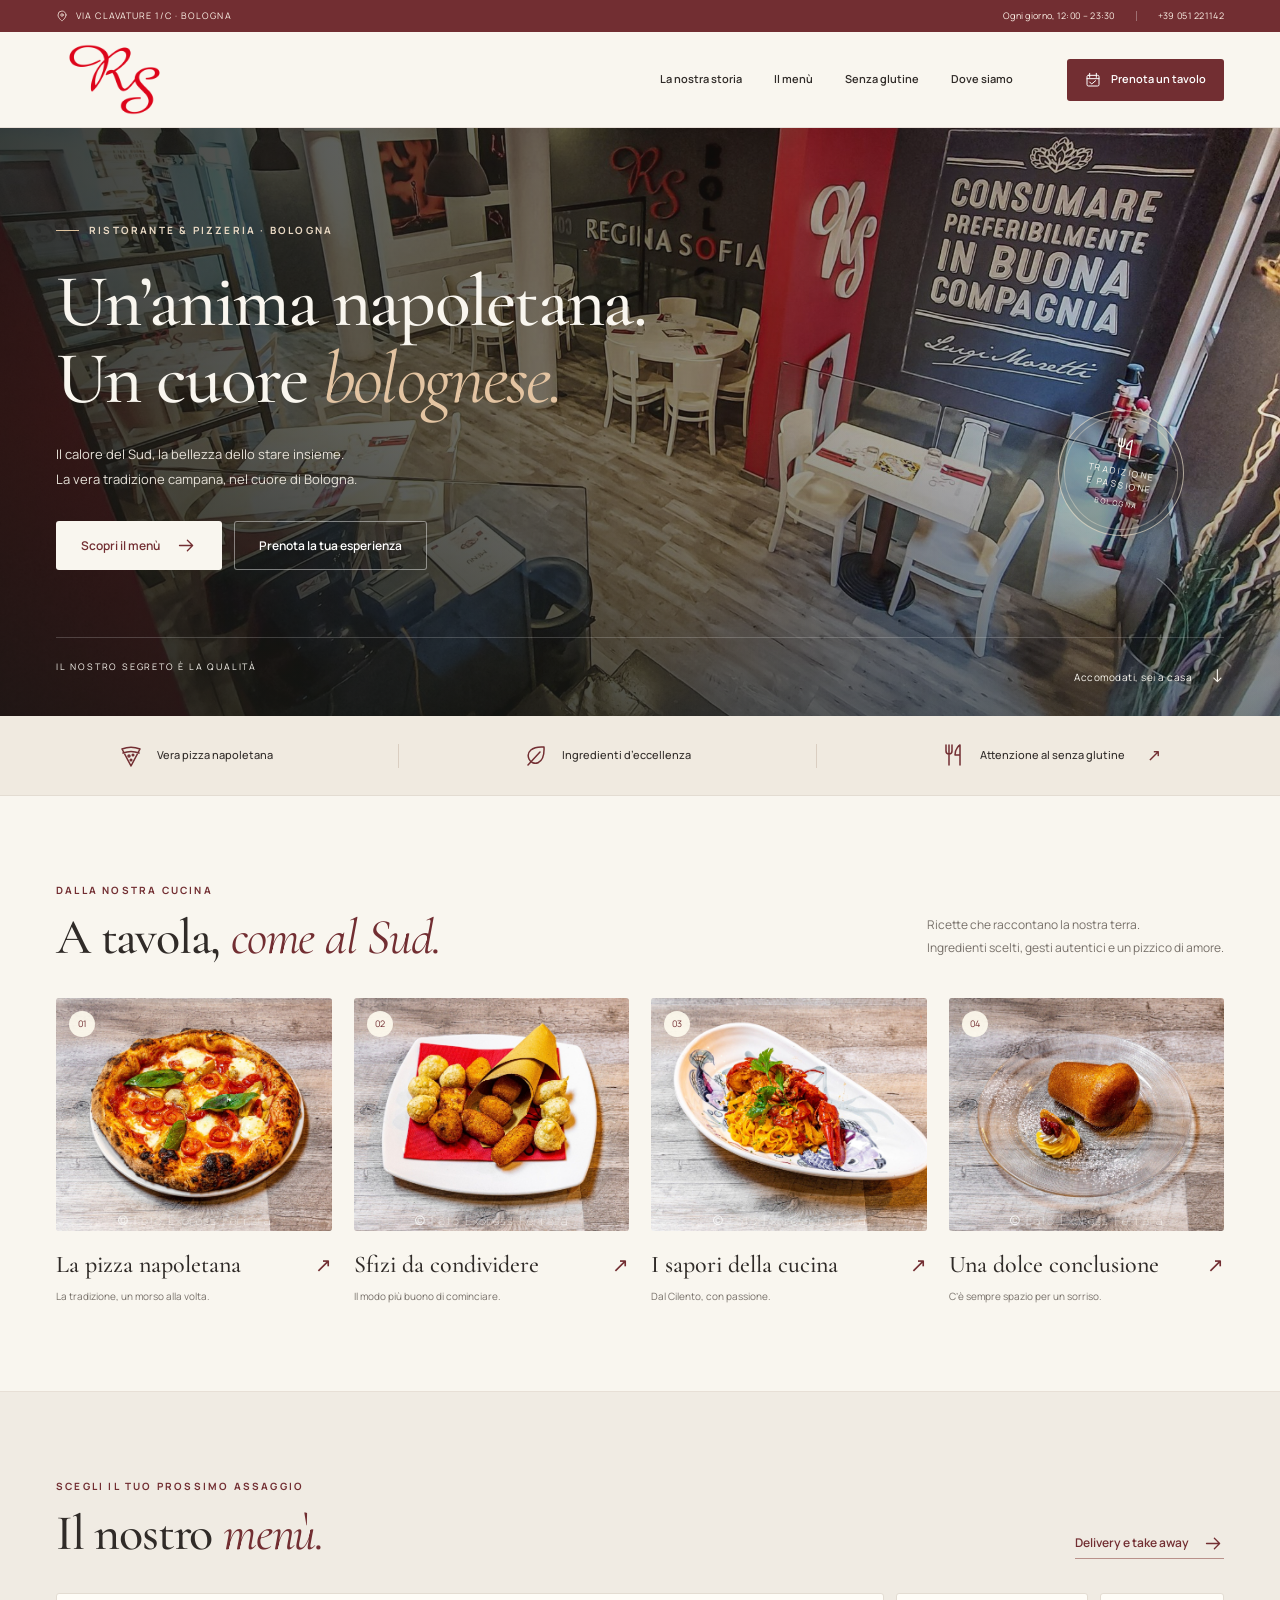
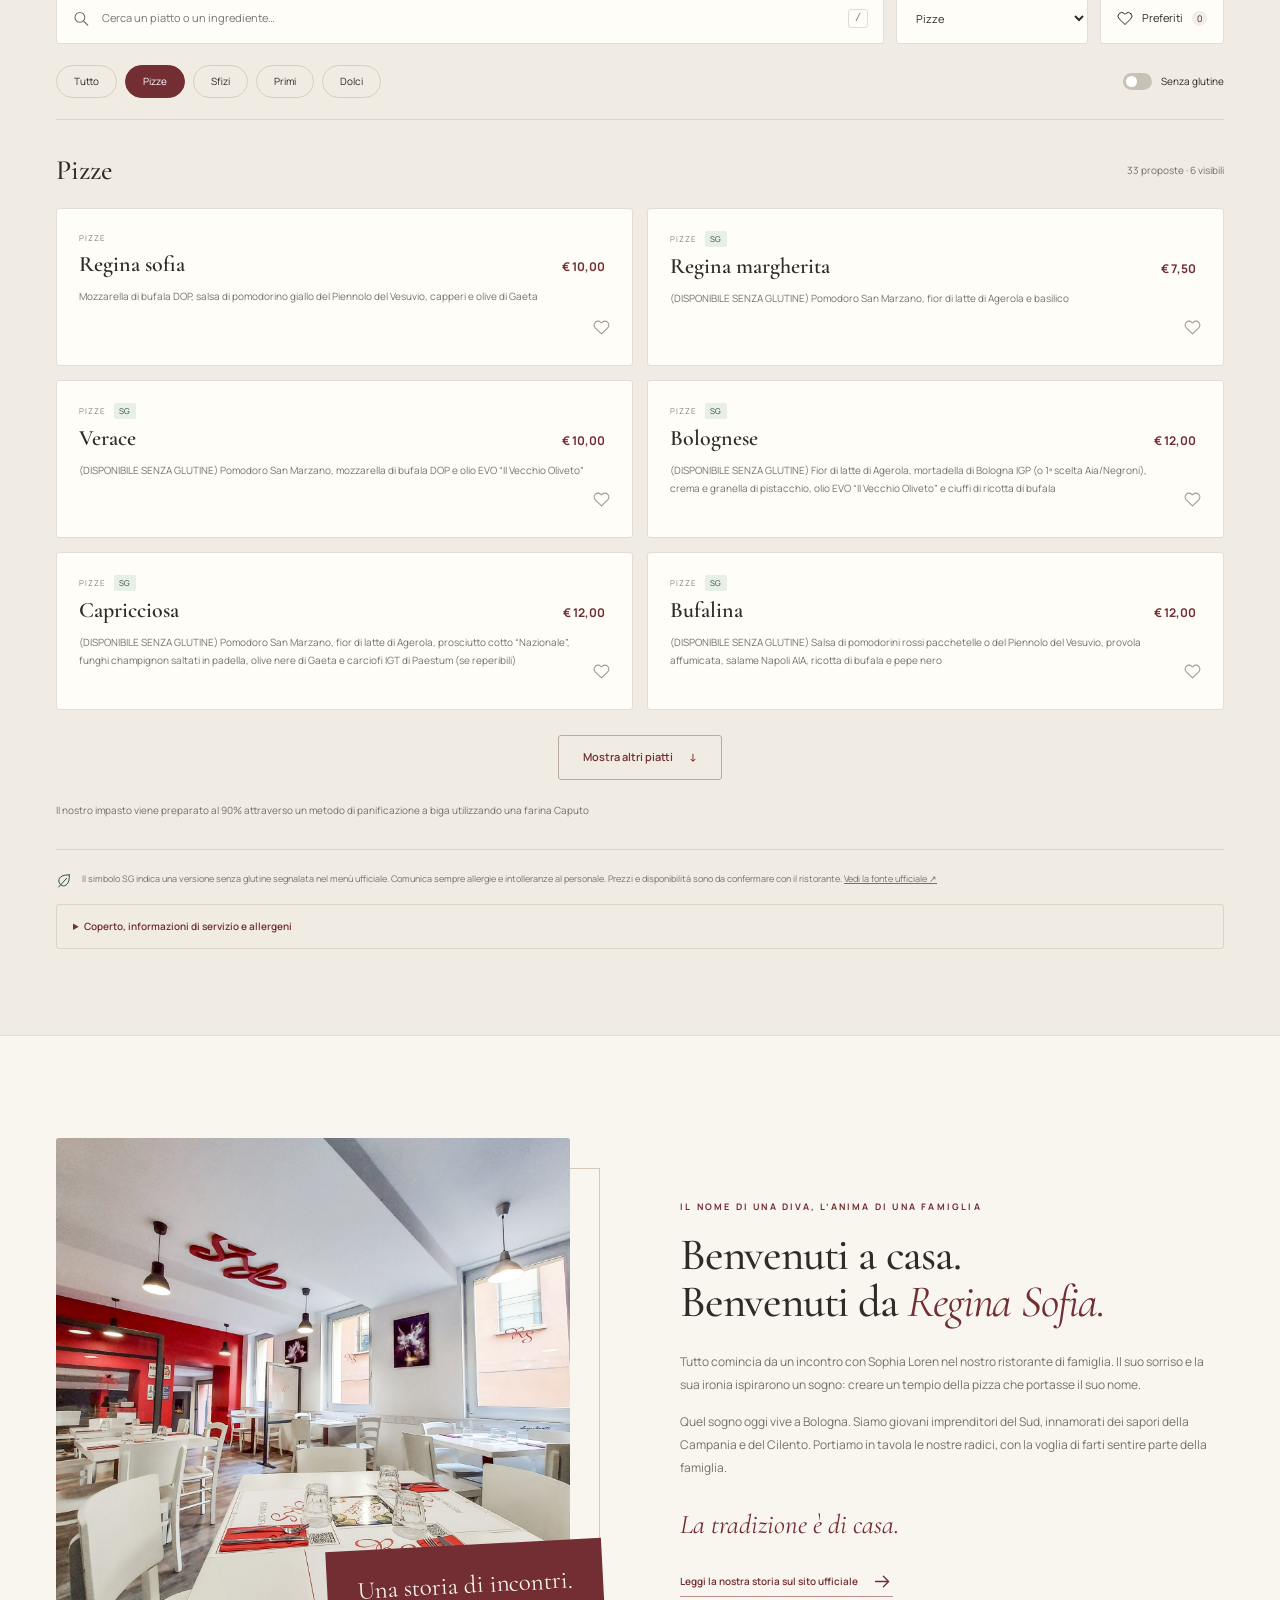
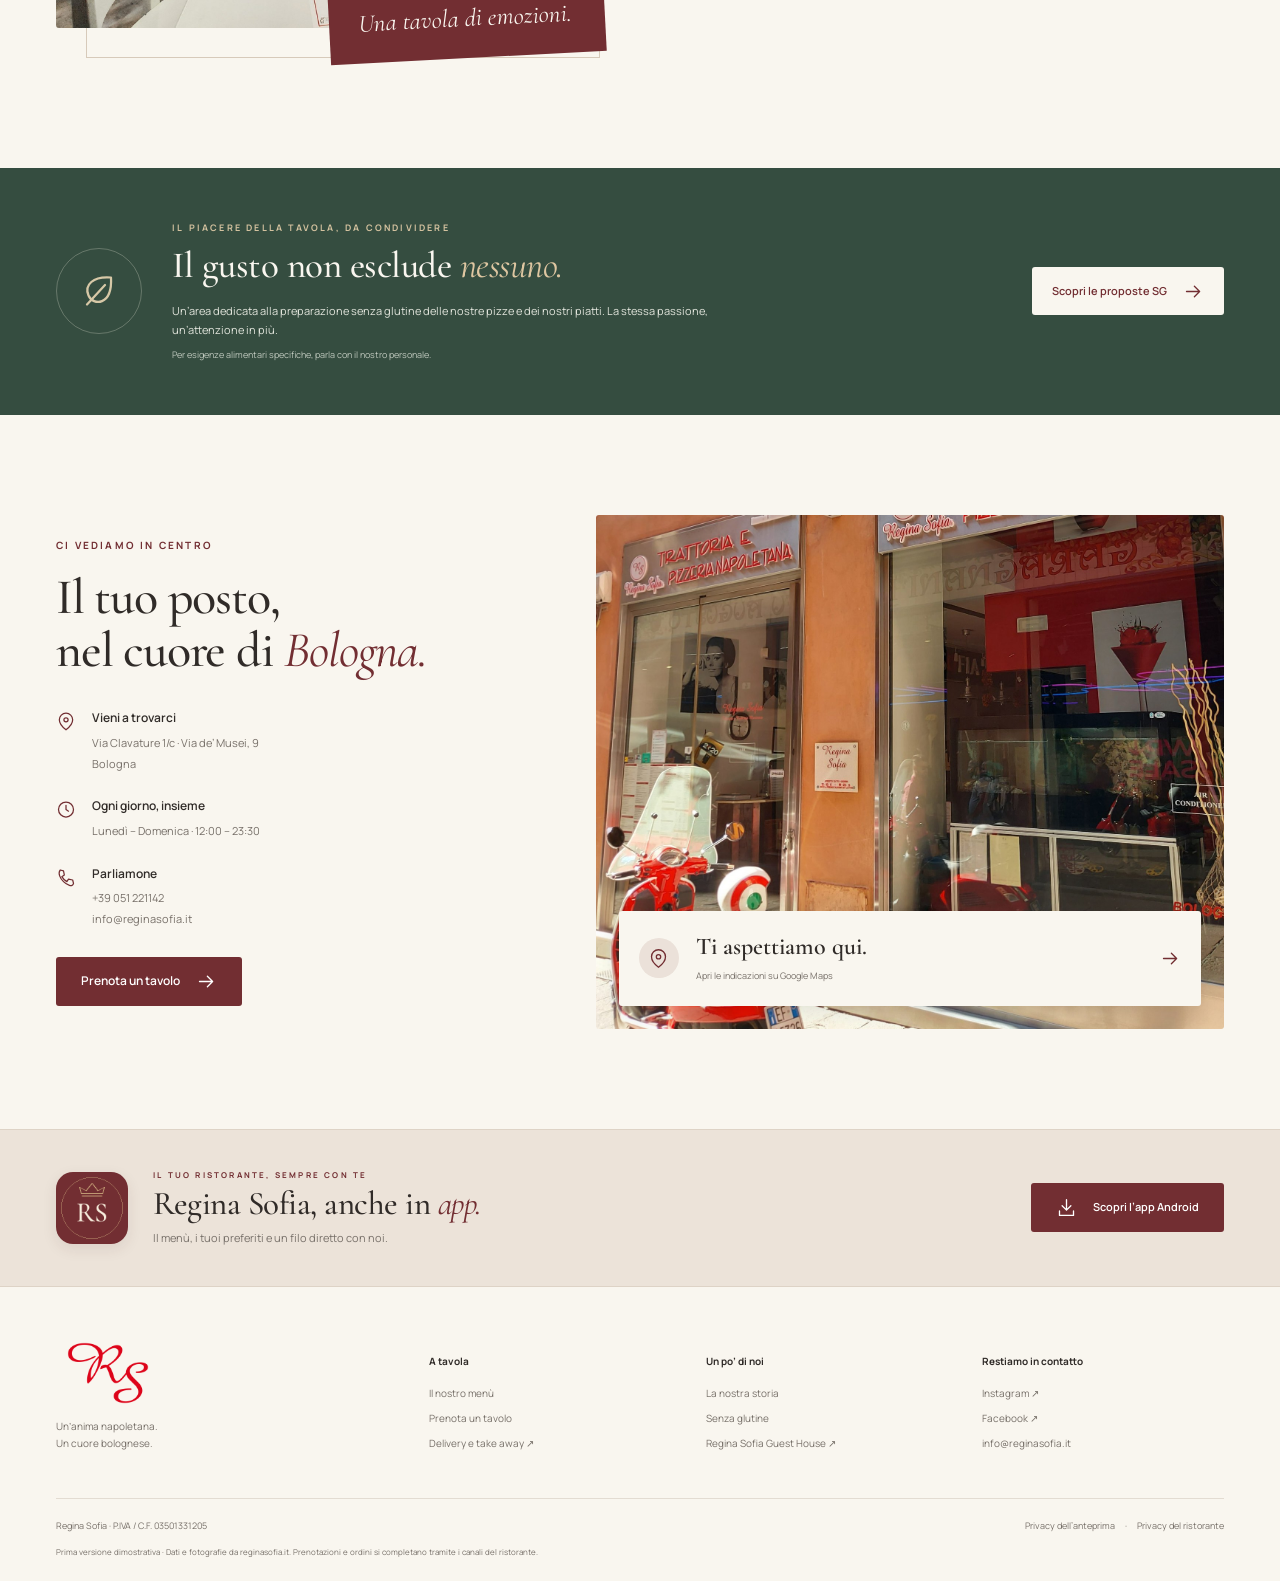
<file: index.html>
<!doctype html>
<html lang="it">
<head>
<meta charset="utf-8"><meta name="viewport" content="width=device-width, initial-scale=1, viewport-fit=cover">
<meta name="theme-color" content="#722e32"><meta name="description" content="Regina Sofia, ristorante e pizzeria nel cuore di Bologna. Scopri la cucina campana, la pizza napoletana, le proposte senza glutine e il menù.">
<title>Regina Sofia — Un’anima napoletana, un cuore bolognese</title>
<link rel="icon" type="image/svg+xml" href="assets/icon.svg"><link rel="apple-touch-icon" href="assets/icon-192.png"><link rel="manifest" href="manifest.webmanifest"><link rel="stylesheet" href="assets/fonts.css"><link rel="stylesheet" href="style.css">
<script src="data/menu.js" defer></script><script src="app.js" defer></script>
</head>
<body>
<svg class="svg-library" xmlns="http://www.w3.org/2000/svg" aria-hidden="true"><defs>
<symbol id="i-arrow" viewBox="0 0 24 24"><path d="M4 12h15m-6-6 6 6-6 6"/></symbol>
<symbol id="i-pin" viewBox="0 0 24 24"><path d="M20 10c0 6-8 12-8 12S4 16 4 10a8 8 0 1 1 16 0Z"/><circle cx="12" cy="10" r="2.5"/></symbol>
<symbol id="i-phone" viewBox="0 0 24 24"><path d="m5 3 4 1 1 5-3 2a16 16 0 0 0 6 6l2-3 5 1 1 4c-1 5-8 2-12-2S2 7 5 3Z"/></symbol>
<symbol id="i-clock" viewBox="0 0 24 24"><circle cx="12" cy="12" r="9"/><path d="M12 7v5l3 2"/></symbol>
<symbol id="i-leaf" viewBox="0 0 24 24"><path d="M20 3C8 2 2 8 5 15s16 7 15-12ZM4 21 16 8"/></symbol>
<symbol id="i-pizza" viewBox="0 0 24 24"><path d="M3 5a26 26 0 0 1 18 0l-9 17L3 5Zm1 4a22 22 0 0 1 16 0"/><circle cx="10" cy="12" r="1"/><circle cx="14" cy="11" r=".8"/><circle cx="12" cy="16" r=".8"/></symbol>
<symbol id="i-fork" viewBox="0 0 24 24"><path d="M4 2v6a3 3 0 0 0 6 0V2M7 2v20M18 22V2s-5 3-5 10h5"/></symbol>
<symbol id="i-heart" viewBox="0 0 24 24"><path d="M20.8 4.6a5.5 5.5 0 0 0-7.8 0l-1 1-1-1a5.5 5.5 0 0 0-7.8 7.8L12 21l8.8-8.6a5.5 5.5 0 0 0 0-7.8Z"/></symbol>
<symbol id="i-search" viewBox="0 0 24 24"><circle cx="10.5" cy="10.5" r="6.5"/><path d="m16 16 5 5"/></symbol>
<symbol id="i-close" viewBox="0 0 24 24"><path d="m6 6 12 12M18 6 6 18"/></symbol>
<symbol id="i-home" viewBox="0 0 24 24"><path d="m3 10 9-7 9 7v11h-7v-7h-4v7H3Z"/></symbol>
<symbol id="i-book" viewBox="0 0 24 24"><path d="M12 5c-3-2-6-2-10-1v15c4-1 7-1 10 1 3-2 6-2 10-1V4c-4-1-7-1-10 1Zm0 0v15"/></symbol>
<symbol id="i-calendar" viewBox="0 0 24 24"><rect x="3" y="5" width="18" height="16" rx="2"/><path d="M3 10h18M7 2v6M17 2v6m-10 7 3 3 6-5"/></symbol>
<symbol id="i-mail" viewBox="0 0 24 24"><rect x="2" y="4" width="20" height="16" rx="2"/><path d="m2 5 10 8L22 5"/></symbol>
<symbol id="i-download" viewBox="0 0 24 24"><path d="M12 3v12m-5-5 5 5 5-5M4 16v5h16v-5"/></symbol>
</defs></svg>
<a class="skip" href="#main">Vai al contenuto</a>
<div class="topbar"><div class="container"><span><svg><use href="#i-pin"/></svg> VIA CLAVATURE 1/C · BOLOGNA</span><span class="topbar-right">Ogni giorno, 12:00 – 23:30 <i></i><a href="tel:+39051221142">+39 051 221142</a></span></div></div>
<header class="site-header"><div class="container header-inner"><a href="#" class="brand" aria-label="Regina Sofia, home"><img src="assets/logo.png" alt="Regina Sofia" width="150" height="90"></a><nav aria-label="Navigazione principale"><a href="#storia">La nostra storia</a><a href="#menu">Il menù</a><a href="#senza-glutine">Senza glutine</a><a href="#contatti">Dove siamo</a></nav><button class="btn btn-primary header-book" data-book><svg><use href="#i-calendar"/></svg>Prenota un tavolo</button><button class="mobile-toggle" aria-label="Apri navigazione" aria-expanded="false"><span></span><span></span></button></div></header>
<main id="main">
<section class="hero" aria-label="Benvenuti al Regina Sofia"><img class="hero-image" src="assets/hero.jpg" alt="La sala del ristorante Regina Sofia a Bologna" fetchpriority="high"><div class="hero-shade"></div><div class="container hero-content"><p class="eyebrow"><span></span> RISTORANTE & PIZZERIA · BOLOGNA</p><h1>Un’anima napoletana.<br>Un cuore <em>bolognese.</em></h1><p class="hero-description">Il calore del Sud, la bellezza dello stare insieme.<br>La vera tradizione campana, nel cuore di Bologna.</p><div class="hero-actions"><a class="btn btn-cream" href="#menu">Scopri il menù <svg><use href="#i-arrow"/></svg></a><button class="btn btn-outline-light" data-book>Prenota la tua esperienza</button></div></div><div class="hero-bottom container"><span>IL NOSTRO SEGRETO È LA QUALITÀ</span><a href="#specialita">Accomodati, sei a casa <span>↓</span></a></div><div class="hero-seal" aria-hidden="true"><svg><use href="#i-fork"/></svg><span>TRADIZIONE<br>E PASSIONE</span><small>BOLOGNA</small></div></section>
<section class="values" aria-label="La nostra cucina"><div class="container values-inner"><div><svg><use href="#i-pizza"/></svg><span>Vera pizza napoletana</span></div><i></i><div><svg><use href="#i-leaf"/></svg><span>Ingredienti d’eccellenza</span></div><i></i><a href="#senza-glutine"><svg><use href="#i-fork"/></svg><span>Attenzione al senza glutine</span><span class="tiny-arrow">↗</span></a></div></section>
<section id="specialita" class="section container specialties"><div class="section-heading"><div><p class="eyebrow">DALLA NOSTRA CUCINA</p><h2>A tavola, <em>come al Sud.</em></h2></div><p>Ricette che raccontano la nostra terra.<br>Ingredienti scelti, gesti autentici e un pizzico di amore.</p></div><div class="specialty-grid">
<button class="specialty-card" data-category-name="Pizze"><div class="card-image"><img src="assets/pizza.jpg" alt="Pizza del Regina Sofia" loading="lazy"><span>01</span></div><div class="card-title"><h3>La pizza napoletana</h3><span>↗</span></div><p>La tradizione, un morso alla volta.</p></button>
<button class="specialty-card" data-category-name="Sfizi"><div class="card-image"><img src="assets/sfizi.jpg" alt="Gli sfizi e gli antipasti della casa" loading="lazy"><span>02</span></div><div class="card-title"><h3>Sfizi da condividere</h3><span>↗</span></div><p>Il modo più buono di cominciare.</p></button>
<button class="specialty-card" data-category-name="Primi"><div class="card-image"><img src="assets/primi.jpg" alt="Un primo piatto del ristorante" loading="lazy"><span>03</span></div><div class="card-title"><h3>I sapori della cucina</h3><span>↗</span></div><p>Dal Cilento, con passione.</p></button>
<button class="specialty-card" data-category-name="Dolci"><div class="card-image"><img src="assets/dolci.jpg" alt="I dolci del Regina Sofia" loading="lazy"><span>04</span></div><div class="card-title"><h3>Una dolce conclusione</h3><span>↗</span></div><p>C’è sempre spazio per un sorriso.</p></button>
</div></section>
<section id="menu" class="menu-section section"><div class="container"><div class="section-heading"><div><p class="eyebrow">SCEGLI IL TUO PROSSIMO ASSAGGIO</p><h2>Il nostro <em>menù.</em></h2></div><a class="text-link" href="https://delivery.reginasofia.it/" target="_blank" rel="noopener">Delivery e take away <svg><use href="#i-arrow"/></svg></a></div>
<div class="menu-toolbar"><div class="search-field"><svg><use href="#i-search"/></svg><input id="menu-search" type="search" placeholder="Cerca un piatto o un ingrediente…" aria-label="Cerca nel menù"><kbd>/</kbd></div><label class="select-wrap"><span class="sr-only">Categoria del menù</span><select id="category-select"><option value="all">Tutte le categorie</option></select></label><button id="favorites-filter" class="filter-button" aria-pressed="false"><svg><use href="#i-heart"/></svg><span>Preferiti</span><span id="favorites-count">0</span></button></div>
<div class="menu-filter-line"><div class="category-chips" id="category-chips" aria-label="Categorie rapide"></div><label class="gluten-toggle"><input id="gluten-filter" type="checkbox"><span class="toggle-track"></span>Senza glutine</label></div>
<div class="menu-status"><h3 id="menu-category-title">Il menù</h3><span id="menu-count" role="status"></span></div><div id="menu-items" class="menu-grid"><p>Caricamento del menù…</p></div><div class="menu-more"><button id="show-more" class="btn btn-outline" hidden>Mostra altri piatti <span>↓</span></button></div><div id="menu-notes" class="menu-notes"></div><p class="menu-disclaimer"><svg><use href="#i-leaf"/></svg><span>Il simbolo SG indica una versione senza glutine segnalata nel menù ufficiale. Comunica sempre allergie e intolleranze al personale. Prezzi e disponibilità sono da confermare con il ristorante. <a href="https://www.reginasofia.it/menu-regina-sofia/" target="_blank" rel="noopener">Vedi la fonte ufficiale ↗</a></span></p>
<noscript><p>Per consultare il menù interattivo, attiva JavaScript oppure <a href="https://www.reginasofia.it/menu-regina-sofia/">apri il menù ufficiale</a>.</p></noscript>
</div></section>
<section id="storia" class="section container story"><div class="story-visual"><img src="assets/sala.jpg" alt="L’atmosfera della sala Regina Sofia" loading="lazy"><div class="story-note">Una storia di incontri.<br><em>Una tavola di emozioni.</em></div></div><div class="story-copy"><p class="eyebrow">IL NOME DI UNA DIVA, L’ANIMA DI UNA FAMIGLIA</p><h2>Benvenuti a casa.<br>Benvenuti da <em>Regina Sofia.</em></h2><p>Tutto comincia da un incontro con Sophia Loren nel nostro ristorante di famiglia. Il suo sorriso e la sua ironia ispirarono un sogno: creare un tempio della pizza che portasse il suo nome.</p><p>Quel sogno oggi vive a Bologna. Siamo giovani imprenditori del Sud, innamorati dei sapori della Campania e del Cilento. Portiamo in tavola le nostre radici, con la voglia di farti sentire parte della famiglia.</p><div class="story-signature">La tradizione è di casa.</div><a href="https://www.reginasofia.it/" target="_blank" rel="noopener" class="text-link">Leggi la nostra storia sul sito ufficiale <svg><use href="#i-arrow"/></svg></a></div></section>
<section id="senza-glutine" class="gluten-section"><div class="container gluten-inner"><div class="gluten-icon"><svg><use href="#i-leaf"/></svg></div><div><p class="eyebrow">IL PIACERE DELLA TAVOLA, DA CONDIVIDERE</p><h2>Il gusto non esclude <em>nessuno.</em></h2><p>Un’area dedicata alla preparazione senza glutine delle nostre pizze e dei nostri piatti. La stessa passione, un’attenzione in più.</p><small>Per esigenze alimentari specifiche, parla con il nostro personale.</small></div><button class="btn btn-cream" id="show-gluten">Scopri le proposte SG <svg><use href="#i-arrow"/></svg></button></div></section>
<section id="contatti" class="section container contact-section"><div class="contact-copy"><p class="eyebrow">CI VEDIAMO IN CENTRO</p><h2>Il tuo posto,<br>nel cuore di <em>Bologna.</em></h2><div class="contact-row"><svg><use href="#i-pin"/></svg><div><h3>Vieni a trovarci</h3><p>Via Clavature 1/c · Via de’ Musei, 9<br>Bologna</p></div></div><div class="contact-row"><svg><use href="#i-clock"/></svg><div><h3>Ogni giorno, insieme</h3><p>Lunedì – Domenica · 12:00 – 23:30</p></div></div><div class="contact-row"><svg><use href="#i-phone"/></svg><div><h3>Parliamone</h3><p><a href="tel:+39051221142">+39 051 221142</a><br><a href="mailto:info@reginasofia.it">info@reginasofia.it</a></p></div></div><button class="btn btn-primary" data-book>Prenota un tavolo <svg><use href="#i-arrow"/></svg></button></div><div class="location-photo"><img src="assets/outside.jpg" alt="L’ingresso di Regina Sofia in Via Clavature, Bologna" loading="lazy"><a class="location-card" href="https://goo.gl/maps/nex4R52RMRVnH6Qk6" target="_blank" rel="noopener"><span class="location-pin"><svg><use href="#i-pin"/></svg></span><div><strong>Ti aspettiamo qui.</strong><span>Apri le indicazioni su Google Maps</span></div><svg><use href="#i-arrow"/></svg></a></div></section>
<section id="app" class="app-section"><div class="container app-inner"><div class="app-symbol"><img src="assets/icon-192.png" alt="" width="72" height="72"></div><div class="app-copy"><p class="eyebrow">IL TUO RISTORANTE, SEMPRE CON TE</p><h2>Regina Sofia, anche in <em>app.</em></h2><p>Il menù, i tuoi preferiti e un filo diretto con noi.</p></div><button class="btn btn-primary" id="install-button"><svg><use href="#i-download"/></svg>Scopri l’app Android</button></div></section>
</main>
<footer><div class="container footer-top"><div class="footer-brand"><img src="assets/logo.png" alt="Regina Sofia" width="150" height="90"><p>Un’anima napoletana.<br>Un cuore bolognese.</p></div><div><h3>A tavola</h3><a href="#menu">Il nostro menù</a><button data-book>Prenota un tavolo</button><a href="https://delivery.reginasofia.it/" target="_blank" rel="noopener">Delivery e take away ↗</a></div><div><h3>Un po’ di noi</h3><a href="#storia">La nostra storia</a><a href="#senza-glutine">Senza glutine</a><a href="https://regina-sofia.amenitiz.io/it" target="_blank" rel="noopener">Regina Sofia Guest House ↗</a></div><div><h3>Restiamo in contatto</h3><a href="https://www.instagram.com/reginasofiabologna/" target="_blank" rel="noopener">Instagram ↗</a><a href="https://www.facebook.com/reginasofiatrattoriaepizzeria" target="_blank" rel="noopener">Facebook ↗</a><a href="mailto:info@reginasofia.it">info@reginasofia.it</a></div></div><div class="container footer-bottom"><span>Regina Sofia · P.IVA / C.F. 03501331205</span><span><button id="privacy-button">Privacy dell’anteprima</button><i>·</i><a href="https://www.reginasofia.it/privacy-policy/" target="_blank" rel="noopener">Privacy del ristorante</a></span></div><p class="preview-note container">Prima versione dimostrativa · Dati e fotografie da reginasofia.it. Prenotazioni e ordini si completano tramite i canali del ristorante.</p></footer>
<nav class="bottom-nav" aria-label="Navigazione app"><a href="#" class="active"><svg><use href="#i-home"/></svg>Home</a><a href="#menu"><svg><use href="#i-book"/></svg>Menù</a><button data-book><svg><use href="#i-calendar"/></svg>Prenota</button><a href="#contatti"><svg><use href="#i-pin"/></svg>Contatti</a></nav>
<dialog id="booking-dialog" class="modal"><button class="close-modal" aria-label="Chiudi"><svg><use href="#i-close"/></svg></button><p class="eyebrow">C’È UN POSTO PER TE</p><h2>Ci vediamo <em>a tavola.</em></h2><p>Per prenotare, chiamaci oppure prepara una richiesta via email.</p><a class="btn btn-primary full-width" href="tel:+39051221142"><svg><use href="#i-phone"/></svg>Chiama +39 051 221142</a><div class="or-divider"><span>oppure scrivici</span></div><form id="booking-form"><label>Il tuo nome<input name="name" required autocomplete="name" maxlength="80" placeholder="Nome e cognome"></label><div class="form-row"><label>Giorno<input id="booking-date" name="date" type="date" required></label><label>Persone<select name="people"><option>2</option><option>1</option><option>3</option><option>4</option><option>5</option><option>6</option><option>7</option><option>8</option><option>9</option><option>10+</option></select></label><label>Ora<input type="time" name="time" min="12:00" max="23:30" value="20:00" required></label></div><label>Una nota per noi <span>(facoltativa)</span><textarea name="notes" rows="2" maxlength="500" placeholder="Allergie, intolleranze o altre esigenze"></textarea></label><p class="form-note">Il pulsante apre la tua app email: dovrai inviare tu il messaggio. La prenotazione è valida solo dopo la conferma del ristorante. I dati non vengono salvati in questa anteprima.</p><button type="submit" class="btn btn-primary full-width">Prepara la richiesta email <svg><use href="#i-mail"/></svg></button><div id="email-fallback" hidden><p><strong>Richiesta preparata, non inviata.</strong> Se l’app email non si è aperta, copia il testo e invialo a info@reginasofia.it.</p><textarea id="request-text" readonly aria-label="Testo della richiesta"></textarea><button type="button" id="copy-request" class="text-link">Copia la richiesta</button></div></form></dialog>
<dialog id="app-dialog" class="modal app-dialog"><button class="close-modal" aria-label="Chiudi"><svg><use href="#i-close"/></svg></button><img class="modal-app-icon" src="assets/icon-192.png" alt="" width="80" height="80"><p class="eyebrow">SEMPRE A PORTATA DI MANO</p><h2>Portaci <em>con te.</em></h2><p>Consulta il menù e salva i tuoi piatti preferiti, anche senza connessione. Prenotazioni, indicazioni e delivery richiedono i servizi esterni.</p><a id="apk-download" class="btn btn-primary full-width" href="downloads/Regina-Sofia-anteprima.apk" download><svg><use href="#i-download"/></svg>Scarica l’app Android (.apk)</a><p class="form-note">Versione di anteprima, Android 6 o successivo. Non pubblicata su Google Play. Per installare il file Android potrebbe chiederti di autorizzare questa fonte. Verifica il file prima di procedere.</p><div class="or-divider"><span>oppure usa la web app</span></div><button class="btn btn-outline full-width" id="pwa-install" hidden>Installa la web app</button><p id="pwa-help">Su Chrome per Android: apri il menu ⋮ e scegli «Aggiungi a schermata Home» o «Installa app», se disponibile. Su iPhone: Safari → Condividi → Aggiungi alla schermata Home.</p><a class="text-link" href="downloads/regina-sofia-android-source.zip" download>Sorgente Android e istruzioni ↗</a></dialog>
<dialog id="privacy-dialog" class="modal"><button class="close-modal" aria-label="Chiudi"><svg><use href="#i-close"/></svg></button><p class="eyebrow">INFORMAZIONI SULL’ANTEPRIMA</p><h2>Semplice, anche nella <em>privacy.</em></h2><p>Questa prima versione non include analytics, pubblicità, pagamenti o registrazione. I preferiti vengono salvati soltanto nel tuo browser o nell’app, quando li selezioni. La web app può conservare in cache i contenuti per l’uso offline.</p><p>I dati inseriti nella richiesta di prenotazione non sono inviati a un nostro server: vengono passati alla tua app email solo dopo aver premuto il pulsante. Gli altri servizi esterni si aprono solo quando scegli un collegamento e applicano le proprie informative. Il servizio che ospita l’anteprima può trattare log tecnici di accesso.</p><button class="btn btn-outline" id="clear-favorites">Cancella i preferiti salvati</button><p class="form-note">Contenuti e prezzi sono una copia del sito ufficiale, non una sincronizzazione in tempo reale. Prima della pubblicazione definitiva vanno verificati dal ristorante e va predisposta l’informativa completa per dominio e servizi scelti.</p></dialog>
<div id="toast" class="toast" role="status" aria-live="polite"></div>
</body></html>
</file>
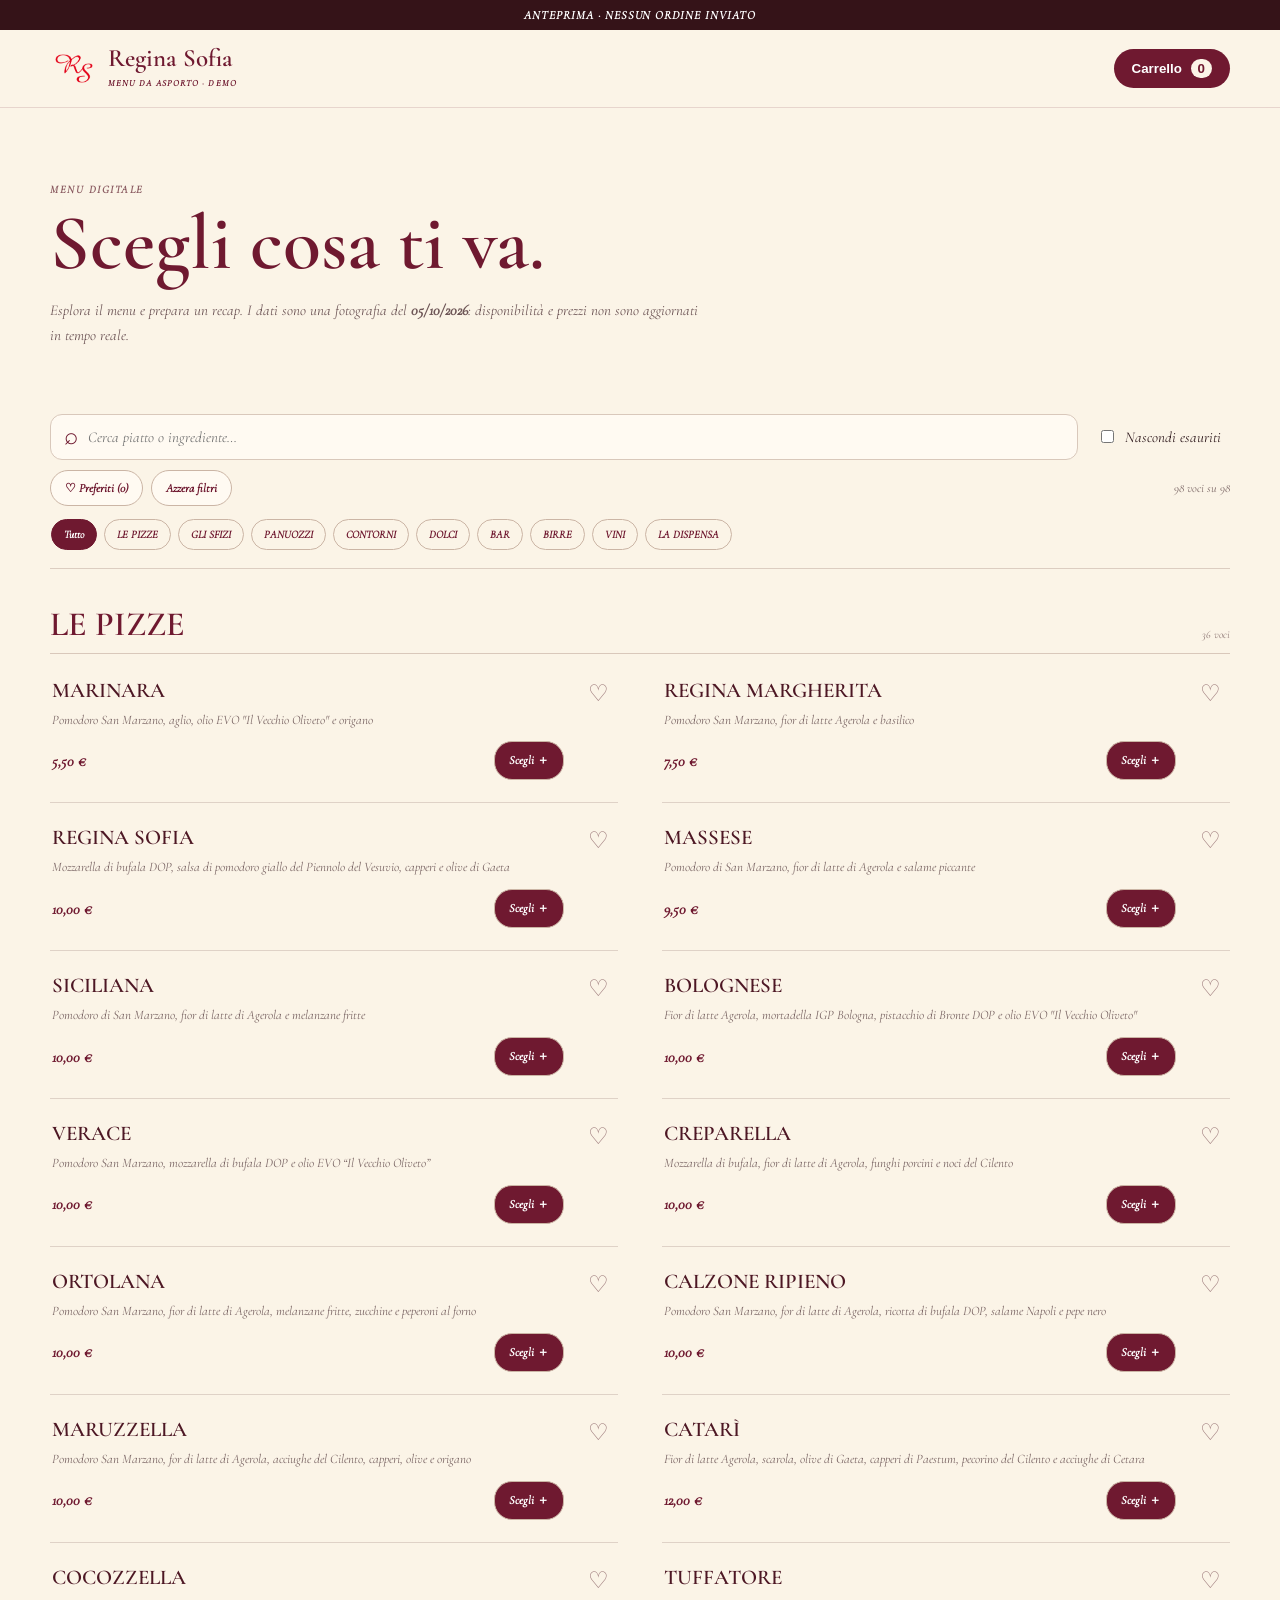
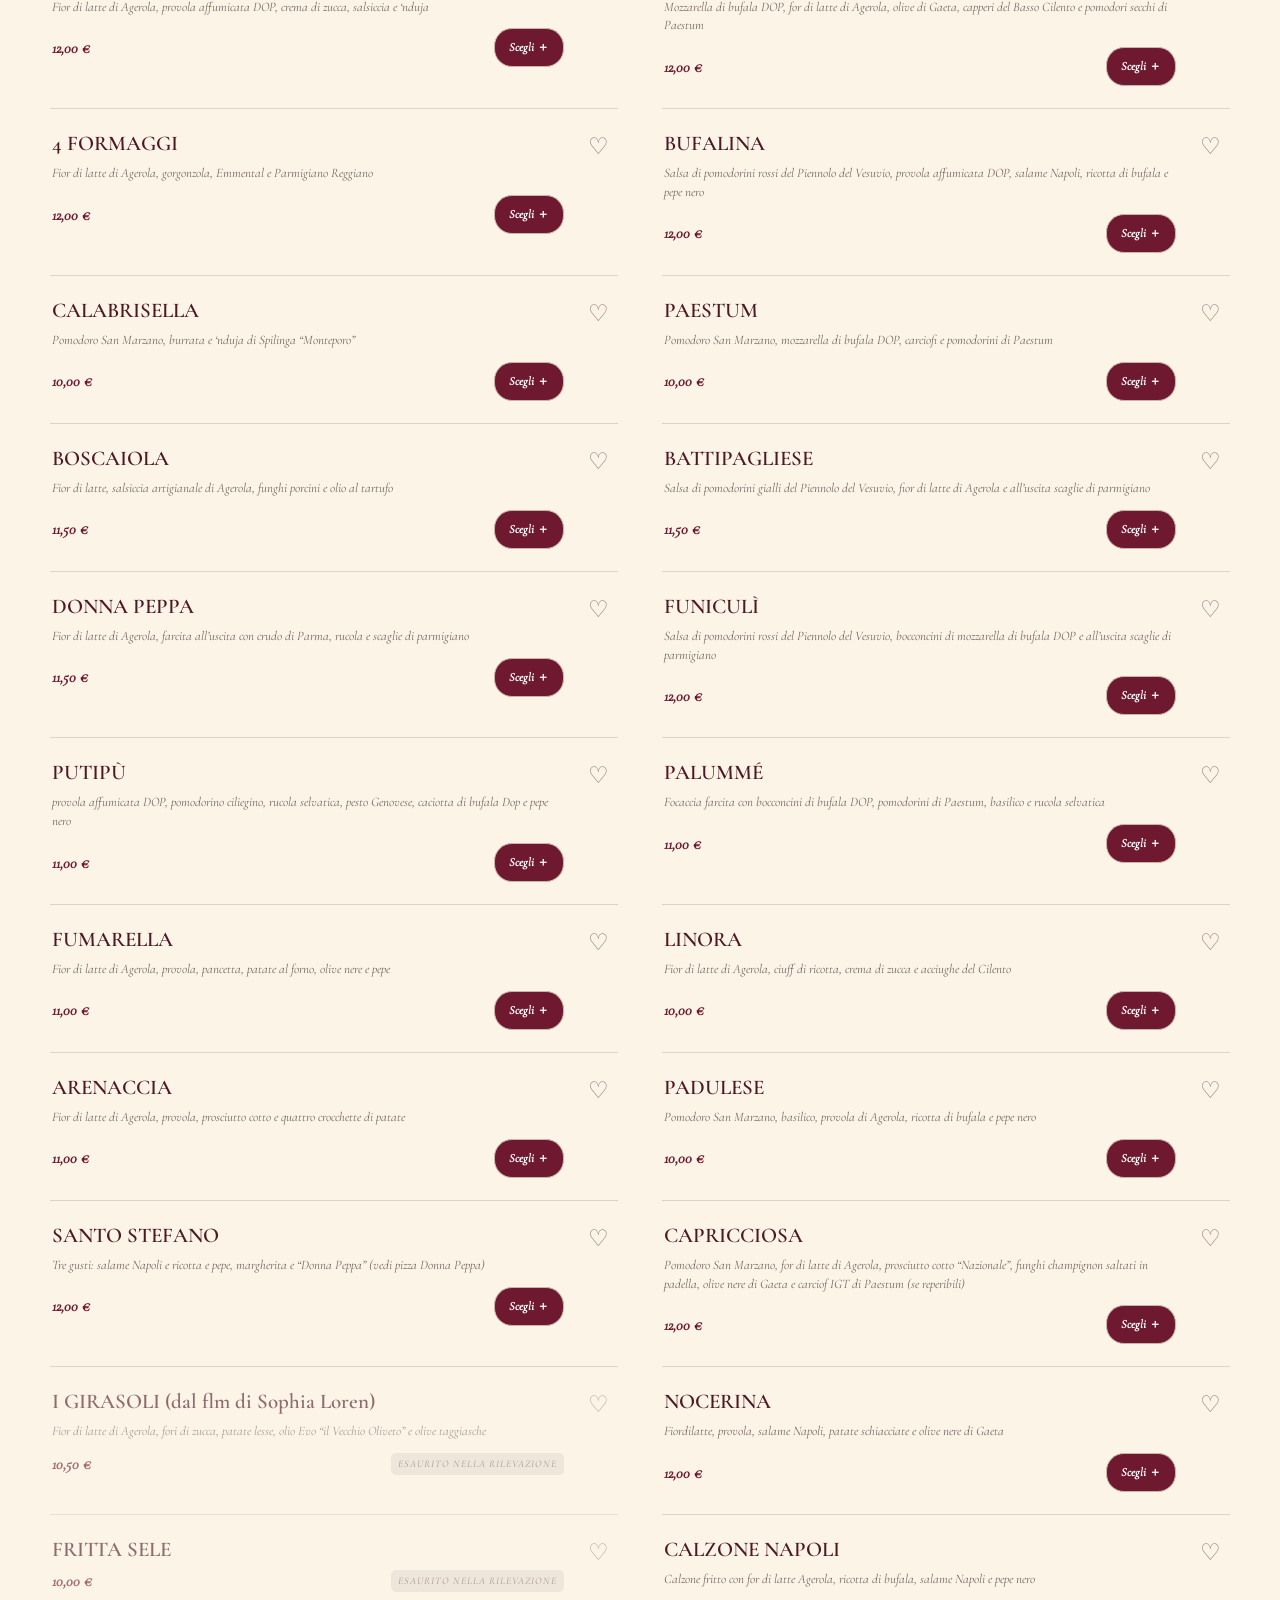
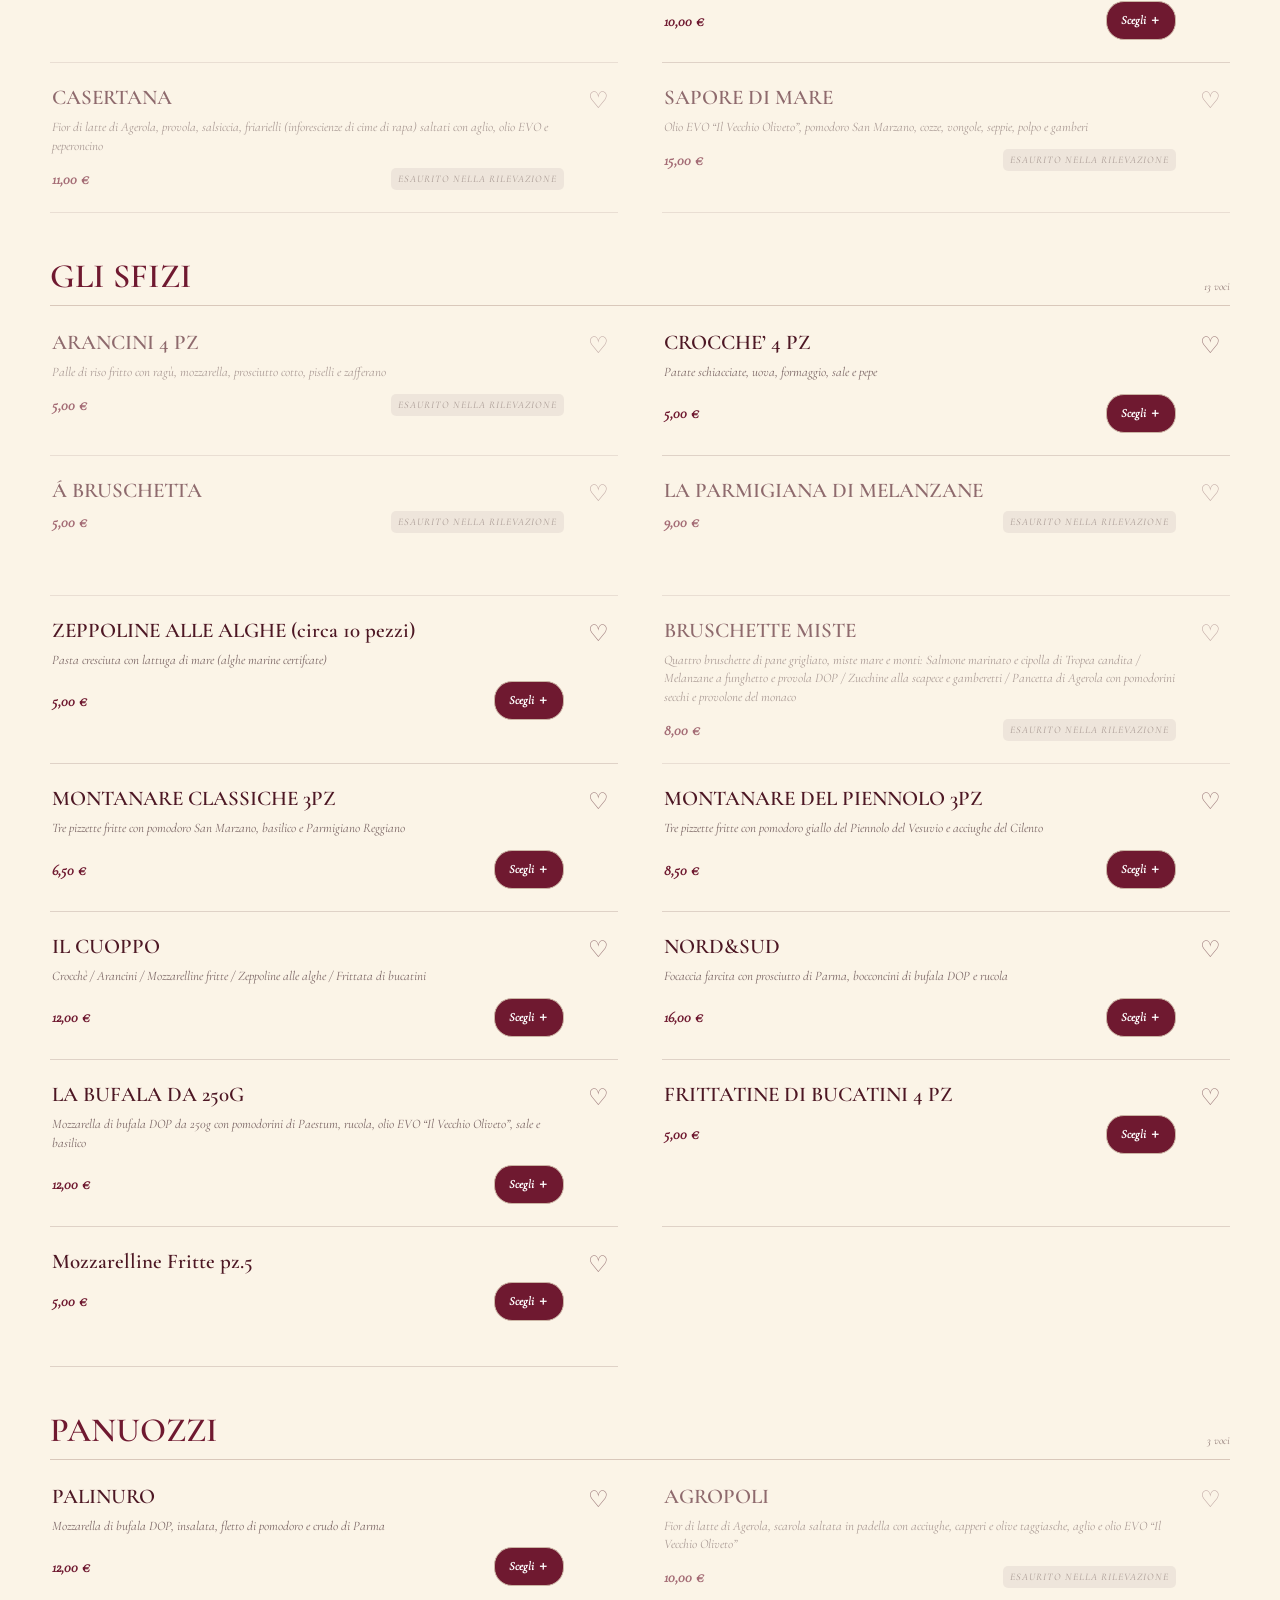
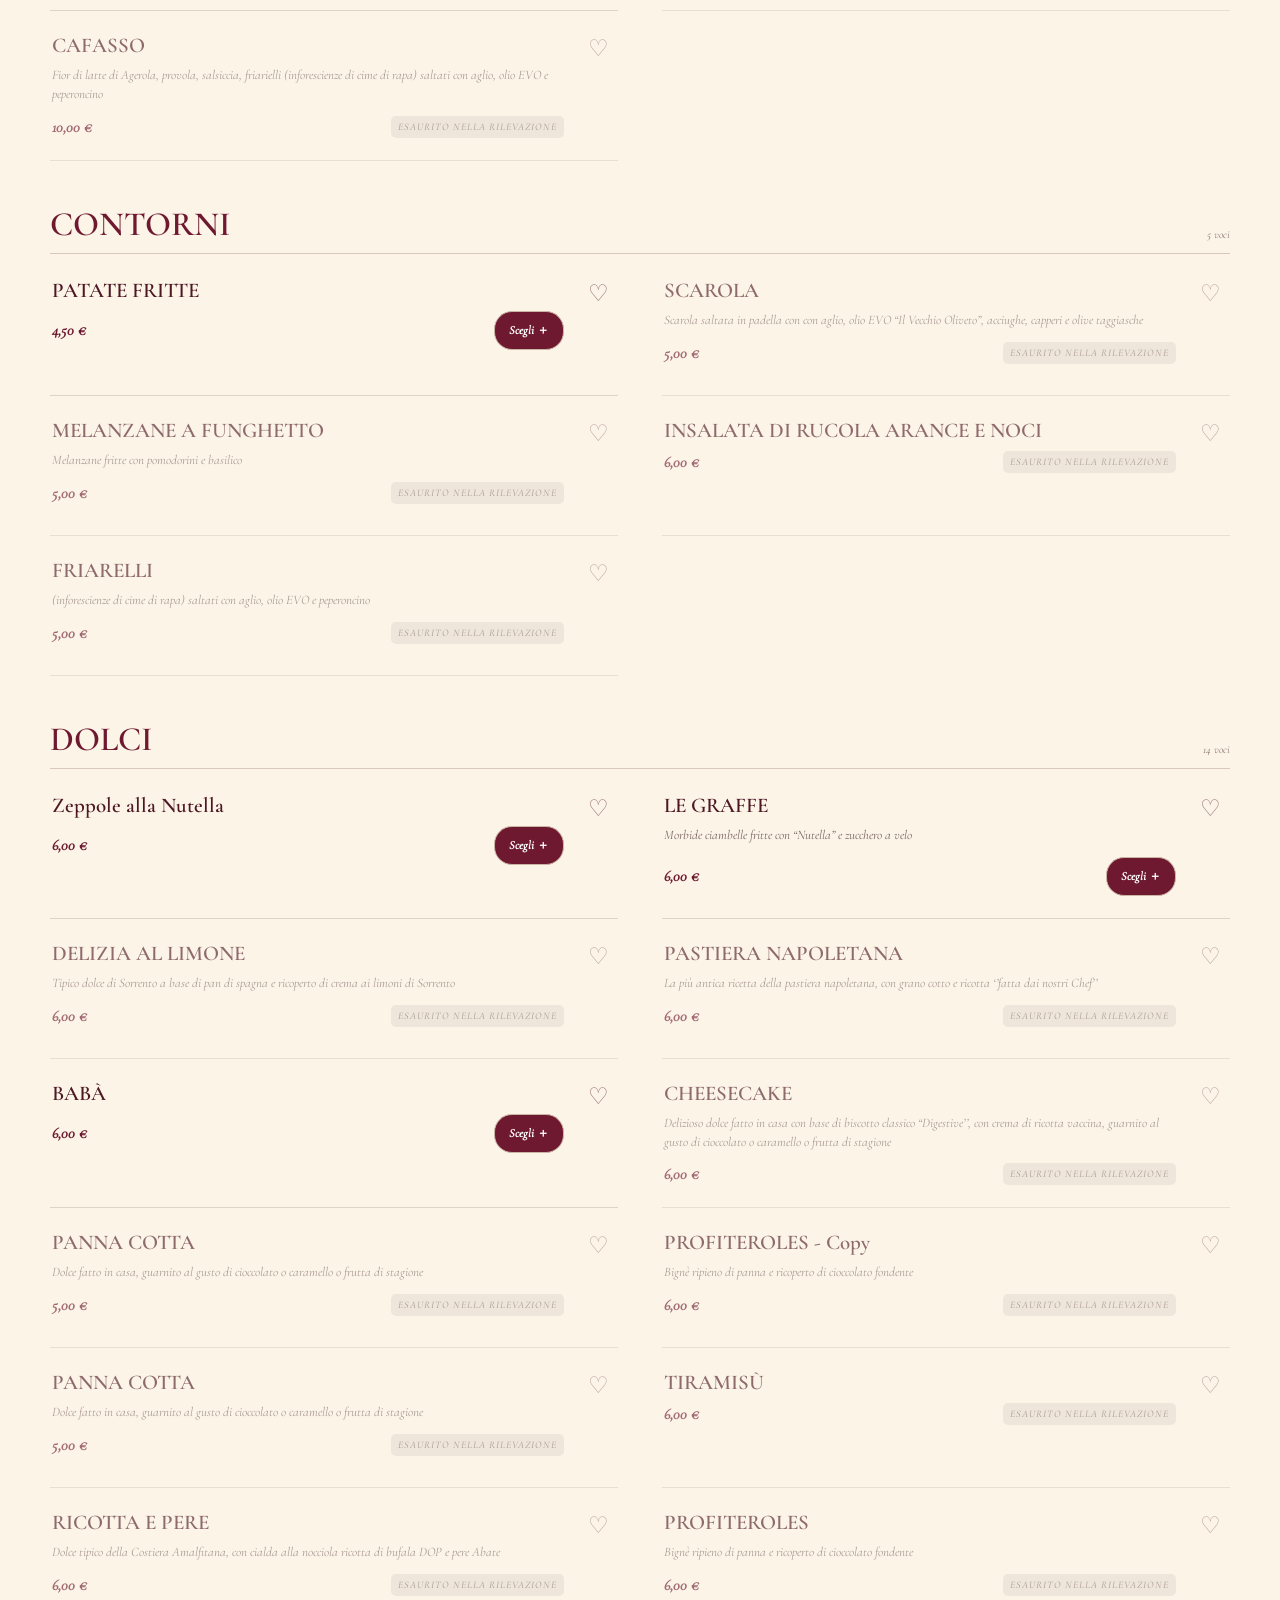
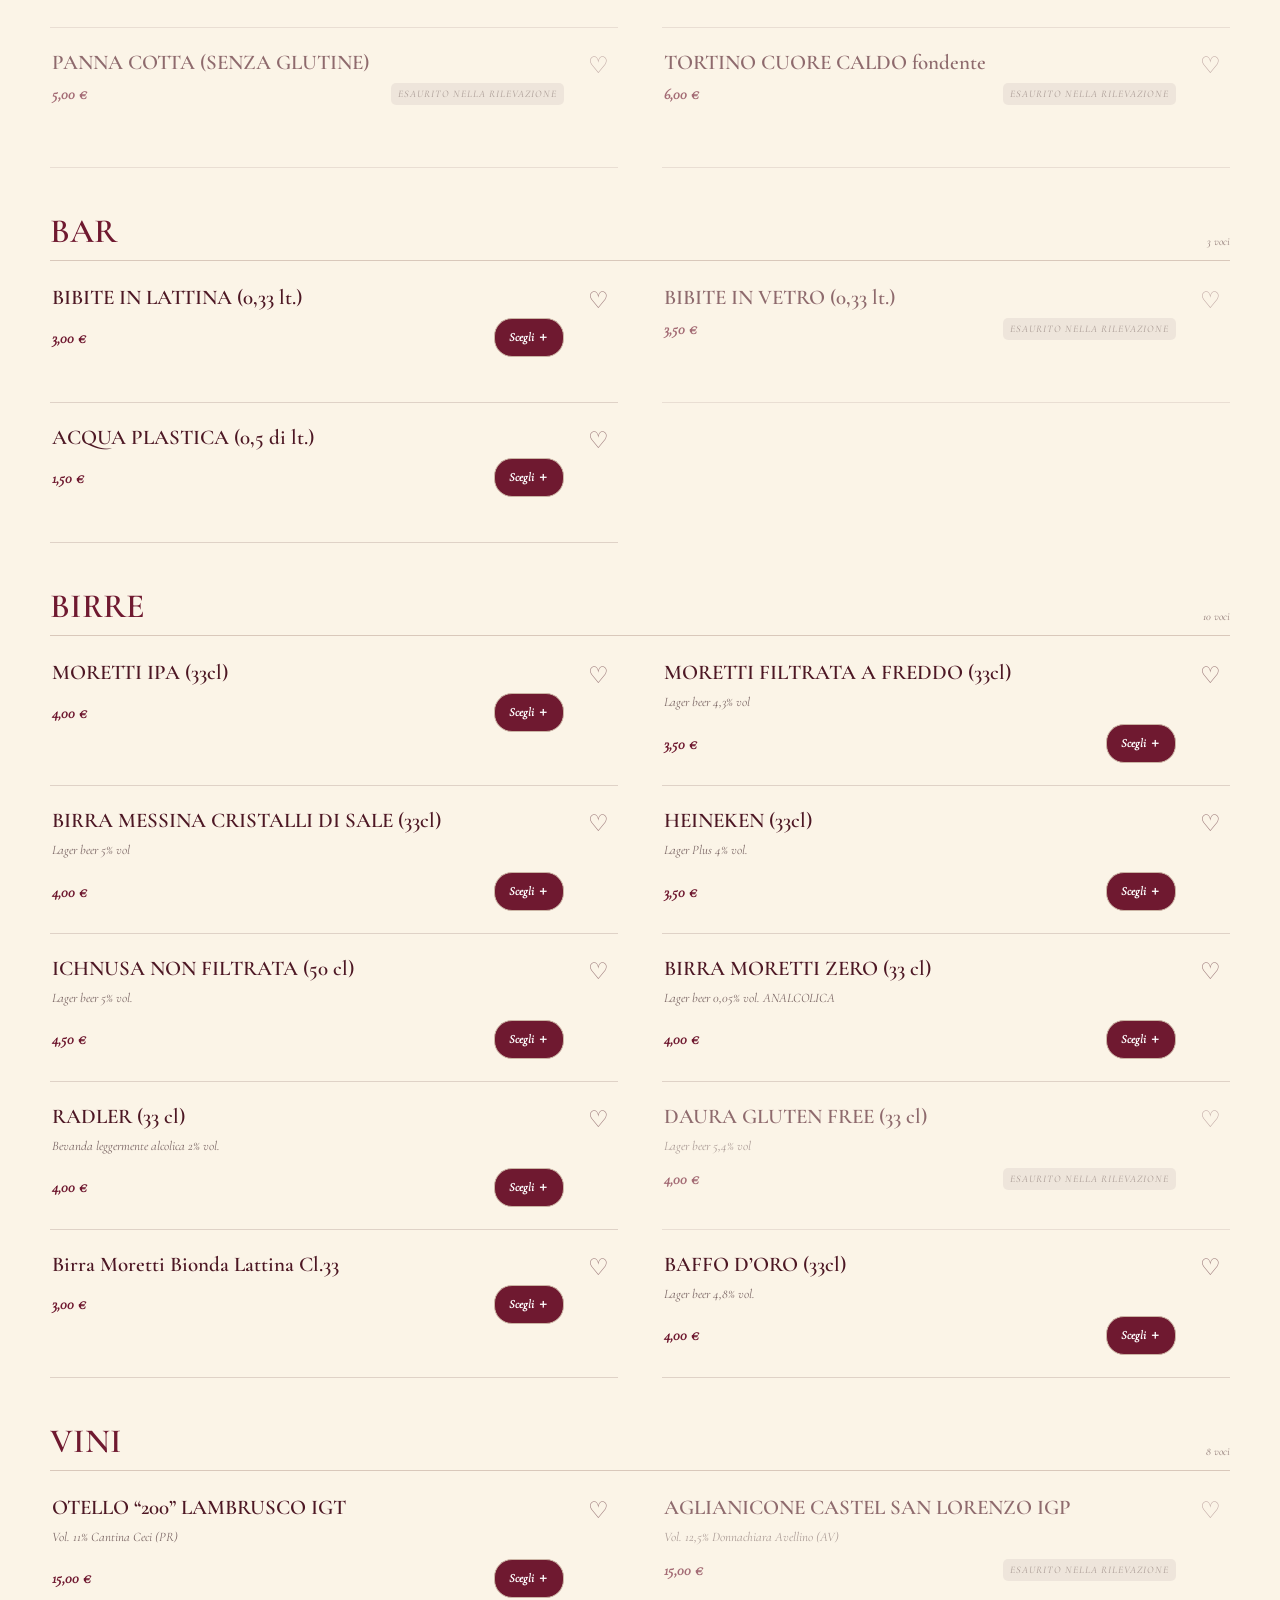
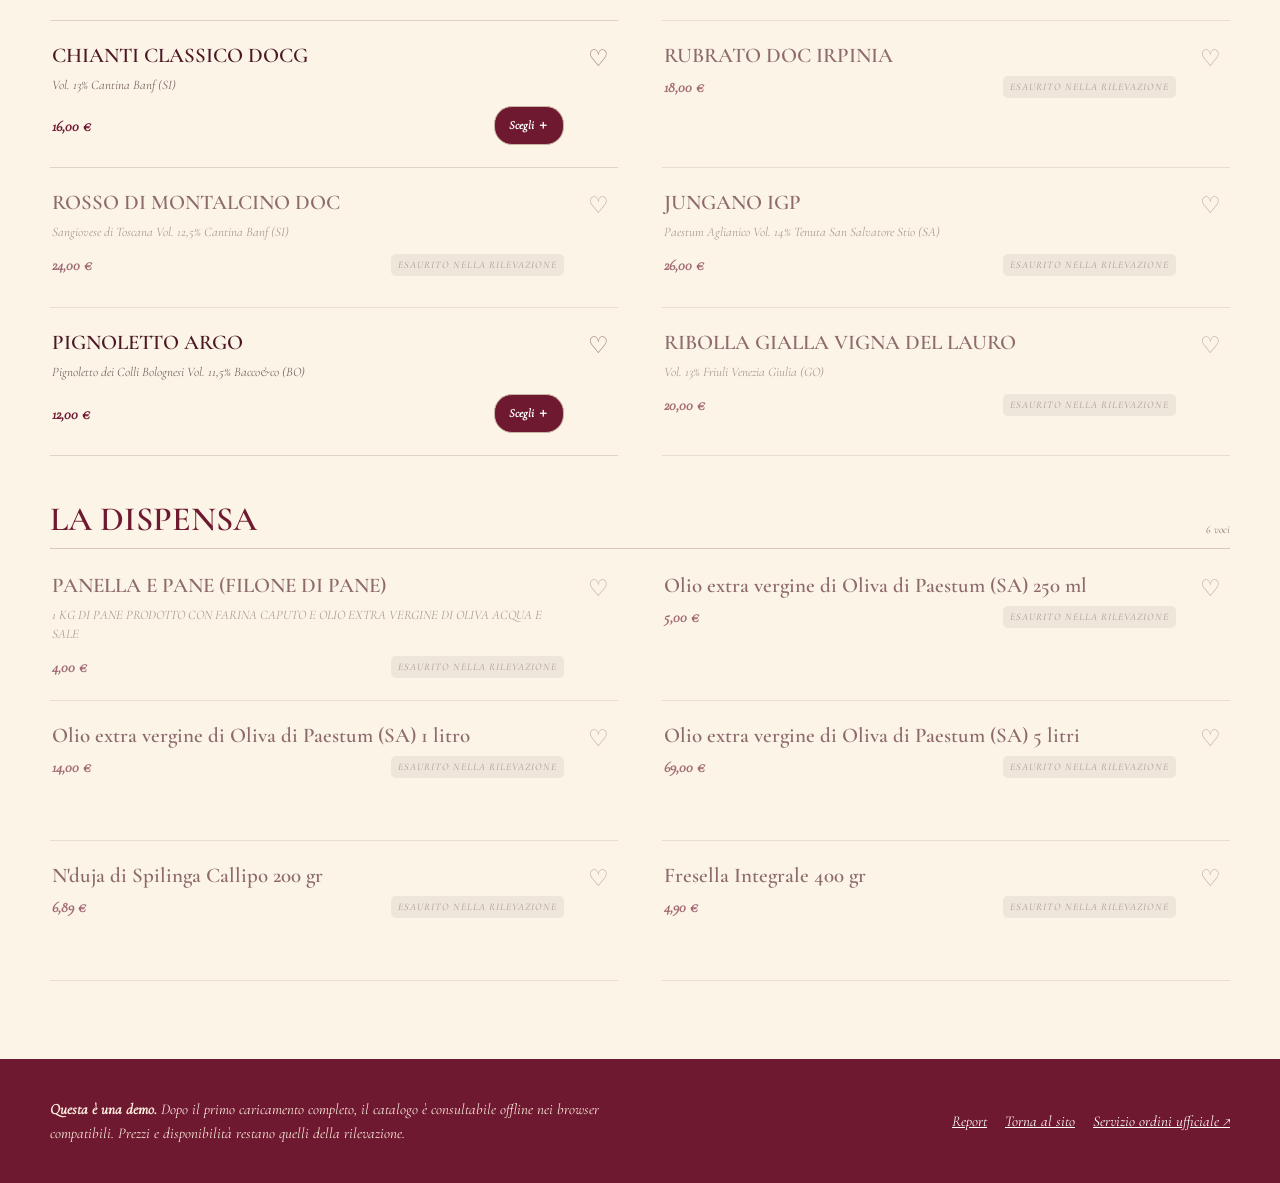
<file: ordina/index.html>
<!doctype html>
<html lang="it"><head><meta charset="utf-8"><meta name="viewport" content="width=device-width,initial-scale=1"><title>Ordina · Regina Sofia — Anteprima</title><meta name="theme-color" content="#6f1930"><link rel="stylesheet" href="style.css"></head>
<body><div class="demo" role="status">Anteprima · nessun ordine inviato</div><header><a class="brand" href="../index.html"><img src="../assets/logo.png" alt="Regina Sofia"><span>Regina Sofia<small>Menu da asporto · demo</small></span></a><button class="cartTop" id="openCart" type="button">Carrello <b id="cartCount">0</b></button></header>
<main><section class="intro"><p class="eyebrow">Menu digitale</p><h1>Scegli cosa ti va.</h1><p>Esplora il menu e prepara un recap. I dati sono una fotografia del <strong>05/10/2026</strong>: disponibilità e prezzi non sono aggiornati in tempo reale.</p></section>
<section class="tools" aria-label="Filtri menu"><label class="search"><span>⌕</span><input id="search" type="search" placeholder="Cerca piatto o ingrediente…" aria-label="Cerca piatto o ingrediente"></label><label class="toggle"><input id="hideSold" type="checkbox"> Nascondi esauriti</label><div class="filterActions"><button id="favorites" class="filterButton" type="button" aria-pressed="false">♡ Preferiti (0)</button><button id="resetFilters" class="filterButton" type="button">Azzera filtri</button><span id="resultCount" role="status"></span></div><div class="cats" id="cats" aria-label="Categorie"></div></section>
<section id="results" aria-live="polite"></section></main>
<footer><p id="offlineNote"><strong>Questa è una demo.</strong> Dopo il primo caricamento completo, il catalogo è consultabile offline nei browser compatibili. Prezzi e disponibilità restano quelli della rilevazione.</p><nav><a id="reportLink" href="../report/">Report</a><a href="../index.html">Torna al sito</a><a href="https://delivery.reginasofia.it/">Servizio ordini ufficiale ↗</a></nav></footer>
<dialog id="productDialog" aria-labelledby="pName"><form method="dialog" class="modal"><div class="modalHead"><div><span class="eyebrow" id="pCat"></span><h2 id="pName"></h2></div><button class="icon" value="cancel" aria-label="Chiudi">×</button></div><p id="pDesc" class="desc"></p><fieldset id="extrasBox"><legend>Supplementi</legend><p class="hint">Opzionali · prezzi dalla fotografia del menu.</p><div id="extras"></div></fieldset><div class="qty"><span>Quantità</span><div><button id="qMinus" type="button" aria-label="Diminuisci">−</button><output id="qty">1</output><button id="qPlus" type="button" aria-label="Aumenta">+</button></div></div><button id="addCart" class="primary" type="button">Aggiungi · <span id="pTotal"></span></button></form></dialog>
<dialog id="cartDialog" aria-labelledby="cartTitle"><div class="modal cartModal"><div class="modalHead"><div><span class="eyebrow">Il tuo recap</span><h2 id="cartTitle">Carrello demo</h2></div><button class="icon" id="closeCart" aria-label="Chiudi">×</button></div><div id="cartItems"></div><fieldset class="fulfil"><legend>Preferenza</legend><label><input type="radio" name="fulfil" value="Ritiro"> Ritiro</label><label><input type="radio" name="fulfil" value="Consegna"> Consegna</label><p class="hint">Solo una preferenza nel recap: nessuna fascia oraria o costo di consegna viene stimato.</p></fieldset><div class="subtotal"><span>Subtotale <small>consegna esclusa</small></span><strong id="subtotal">€ 0,00</strong></div><div class="cartActions"><button id="copy" type="button">Copia recap</button><button id="download" type="button">Scarica .txt</button><button id="empty" class="textDanger" type="button">Svuota</button></div><textarea id="copyFallback" hidden readonly aria-label="Riepilogo da copiare" rows="8"></textarea><div class="official"><a class="primary" href="https://delivery.reginasofia.it/">Apri il servizio ordini ufficiale ↗</a><p>Il carrello di questa anteprima <strong>non viene trasferito automaticamente</strong>. Nessun ordine è inviato e nessun pagamento viene effettuato qui.</p></div></div></dialog>
<div id="toast" role="status" aria-live="polite"></div><script src="data/menu.js"></script><script src="app.js"></script></body></html>
</file>
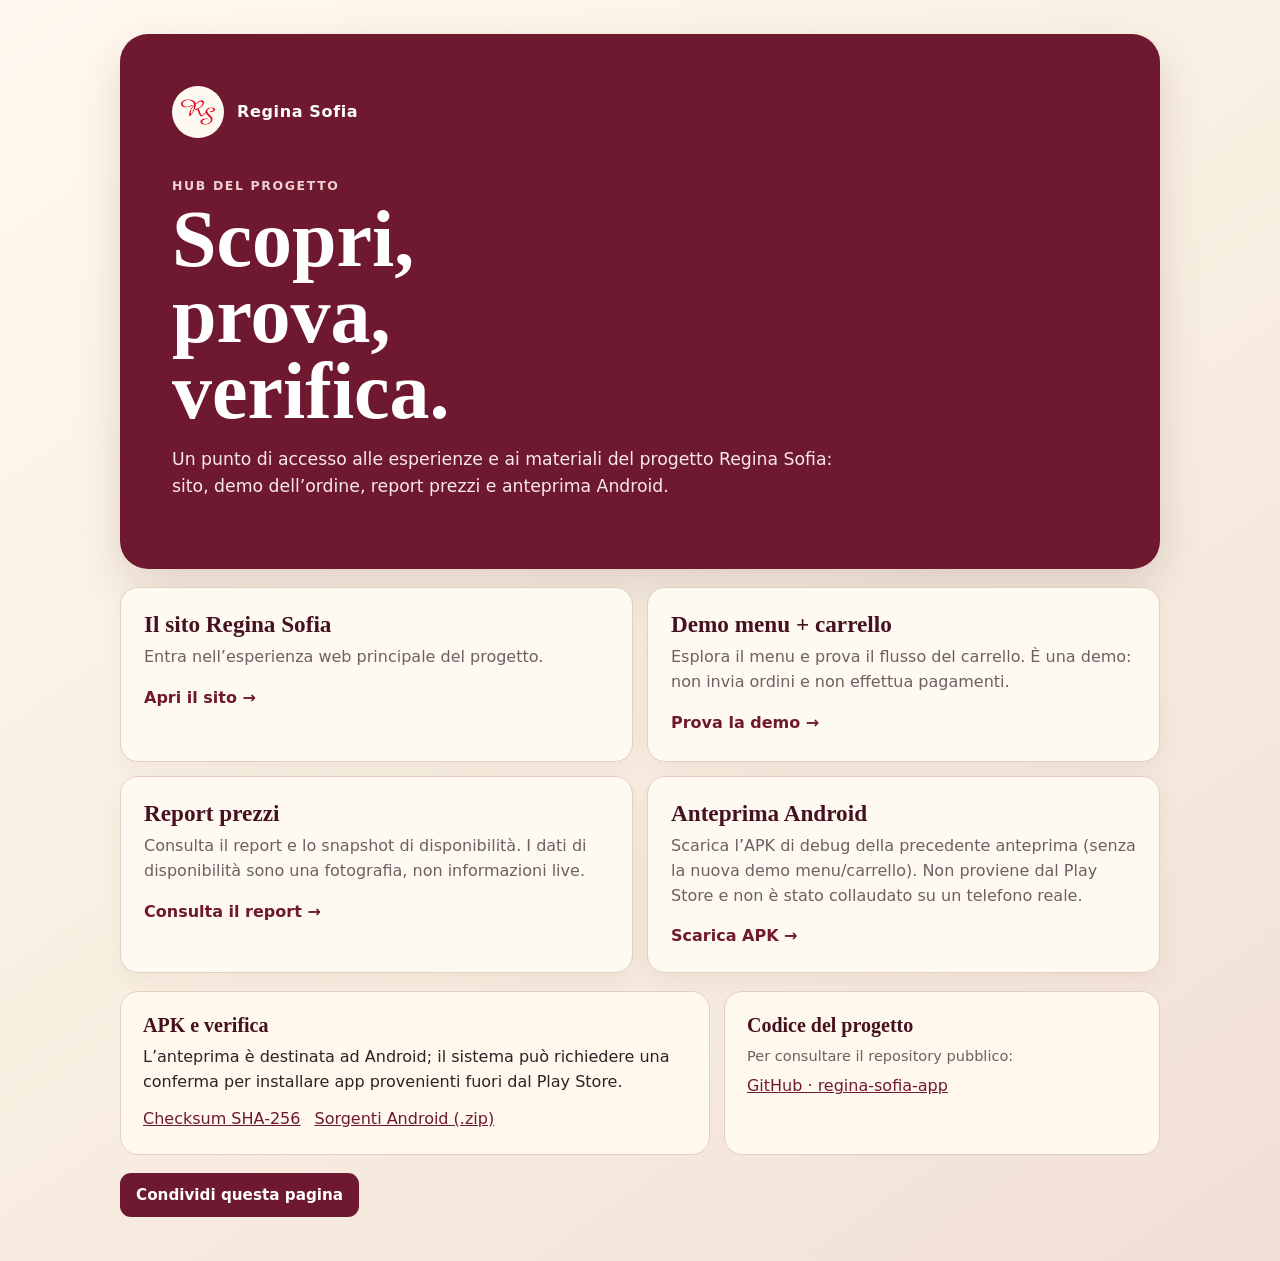
<file: regina-sofia/index.html>
<!doctype html>
<html lang="it">
<head>
<meta charset="utf-8">
<meta name="viewport" content="width=device-width,initial-scale=1">
<meta name="theme-color" content="#6f1930">
<title>Regina Sofia — Hub del progetto</title>
<style>
:root{--cream:#f8efe1;--paper:#fffaf1;--wine:#6f1930;--dark:#45101f;--ink:#302126;--muted:#705e63;--line:#e4cec2;--soft:#f2e1df}*{box-sizing:border-box}body{margin:0;background:linear-gradient(145deg,#fff9ef 0,var(--cream) 48%,#f1dfd6 100%);color:var(--ink);font:16px/1.55 system-ui,-apple-system,"Segoe UI",sans-serif}a{color:var(--wine)}main{width:min(1040px,calc(100% - 30px));margin:auto;padding:34px 0 44px}.hero{padding:clamp(24px,5vw,52px);background:var(--wine);color:#fff;border-radius:28px;box-shadow:0 18px 45px #45101f24}.brand{display:flex;align-items:center;gap:13px}.brand img{width:52px;height:52px;object-fit:contain;background:var(--paper);border-radius:50%;padding:4px}.brand strong{letter-spacing:.04em}.eyebrow{margin-top:38px;color:#f0cfd0;font-size:.78rem;font-weight:800;text-transform:uppercase;letter-spacing:.13em}h1{font:700 clamp(2.5rem,7vw,5rem)/.95 Georgia,serif;margin:.35rem 0 1rem;max-width:10ch}.intro{max-width:62ch;color:#f8e9e7;font-size:1.08rem}.grid{display:grid;grid-template-columns:repeat(2,1fr);gap:14px;margin:18px 0}.card{display:block;min-height:175px;padding:23px;background:var(--paper);border:1px solid var(--line);border-radius:18px;color:var(--ink);text-decoration:none;box-shadow:0 8px 25px #45101f0c}.card:hover{border-color:#ba8a89}.card h2{font:700 1.45rem Georgia,serif;color:var(--dark);margin:0 0 7px}.card p{margin:0;color:var(--muted)}.go{display:inline-block;margin-top:16px;color:var(--wine);font-weight:750}.info{display:grid;grid-template-columns:1.15fr .85fr;gap:14px}.panel{padding:22px;background:#fff8ed;border:1px solid var(--line);border-radius:18px}.panel h2{font:700 1.25rem Georgia,serif;color:var(--dark);margin:0 0 8px}.panel p{margin:.4rem 0}.fine{font-size:.91rem;color:var(--muted)}.links{display:flex;gap:14px;flex-wrap:wrap;margin-top:12px}.share{margin-top:18px;display:flex;align-items:center;gap:12px;flex-wrap:wrap}.share button{min-height:44px;border:2px solid var(--wine);border-radius:11px;padding:8px 14px;background:var(--wine);color:white;font:700 .95rem system-ui;cursor:pointer}.status{color:var(--muted);font-size:.9rem}a:focus-visible,button:focus-visible{outline:3px solid #c38b3f;outline-offset:3px}@media(max-width:680px){main{padding:15px 0 28px}.hero{border-radius:19px}.eyebrow{margin-top:27px}.grid,.info{grid-template-columns:1fr}.card{min-height:0}}@media(prefers-reduced-motion:reduce){*{scroll-behavior:auto!important}}
</style>
</head>
<body><main>
<header class="hero"><div class="brand"><img src="../assets/logo.png" alt="Logo Regina Sofia"><strong>Regina Sofia</strong></div><div class="eyebrow">Hub del progetto</div><h1>Scopri, prova, verifica.</h1><p class="intro">Un punto di accesso alle esperienze e ai materiali del progetto Regina Sofia: sito, demo dell’ordine, report prezzi e anteprima Android.</p></header>
<nav class="grid" aria-label="Risorse Regina Sofia">
<a class="card" href="../index.html"><h2>Il sito Regina Sofia</h2><p>Entra nell’esperienza web principale del progetto.</p><span class="go">Apri il sito →</span></a>
<a class="card" href="../ordina/"><h2>Demo menu + carrello</h2><p>Esplora il menu e prova il flusso del carrello. È una demo: non invia ordini e non effettua pagamenti.</p><span class="go">Prova la demo →</span></a>
<a class="card" href="../report/"><h2>Report prezzi</h2><p>Consulta il report e lo snapshot di disponibilità. I dati di disponibilità sono una fotografia, non informazioni live.</p><span class="go">Consulta il report →</span></a>
<a class="card" href="../downloads/Regina-Sofia-anteprima.apk" download><h2>Anteprima Android</h2><p>Scarica l’APK di debug della precedente anteprima (senza la nuova demo menu/carrello). Non proviene dal Play Store e non è stato collaudato su un telefono reale.</p><span class="go">Scarica APK →</span></a>
</nav>
<section class="info" aria-label="Dettagli tecnici"><div class="panel"><h2>APK e verifica</h2><p>L’anteprima è destinata ad Android; il sistema può richiedere una conferma per installare app provenienti fuori dal Play Store.</p><div class="links"><a href="../downloads/SHA256SUMS.txt">Checksum SHA-256</a><a href="../downloads/regina-sofia-android-source.zip" download>Sorgenti Android (.zip)</a></div></div><div class="panel"><h2>Codice del progetto</h2><p class="fine">Per consultare il repository pubblico:</p><p><a href="https://github.com/sumushihab-a11y/regina-sofia-app">GitHub · regina-sofia-app</a></p></div></section>
<div class="share"><button type="button" id="share">Condividi questa pagina</button><span class="status" id="status" aria-live="polite"></span></div>
</main>
<script>(function(){var b=document.getElementById('share'),s=document.getElementById('status');b.addEventListener('click',async function(){var u=location.href;try{if(navigator.share){await navigator.share({title:document.title,url:u});s.textContent='Link condiviso.';return}if(navigator.clipboard&&isSecureContext){await navigator.clipboard.writeText(u);s.textContent='Link copiato.';return}var t=document.createElement('textarea');t.value=u;t.setAttribute('readonly','');t.style.cssText='position:fixed;opacity:0';document.body.appendChild(t);t.select();var ok=document.execCommand('copy');t.remove();s.textContent=ok?'Link copiato.':'Copia il link dalla barra del browser.'}catch(e){if(e&&e.name==='AbortError')return;s.textContent='Copia il link dalla barra del browser.'}})})();</script>
</body></html>
</file>
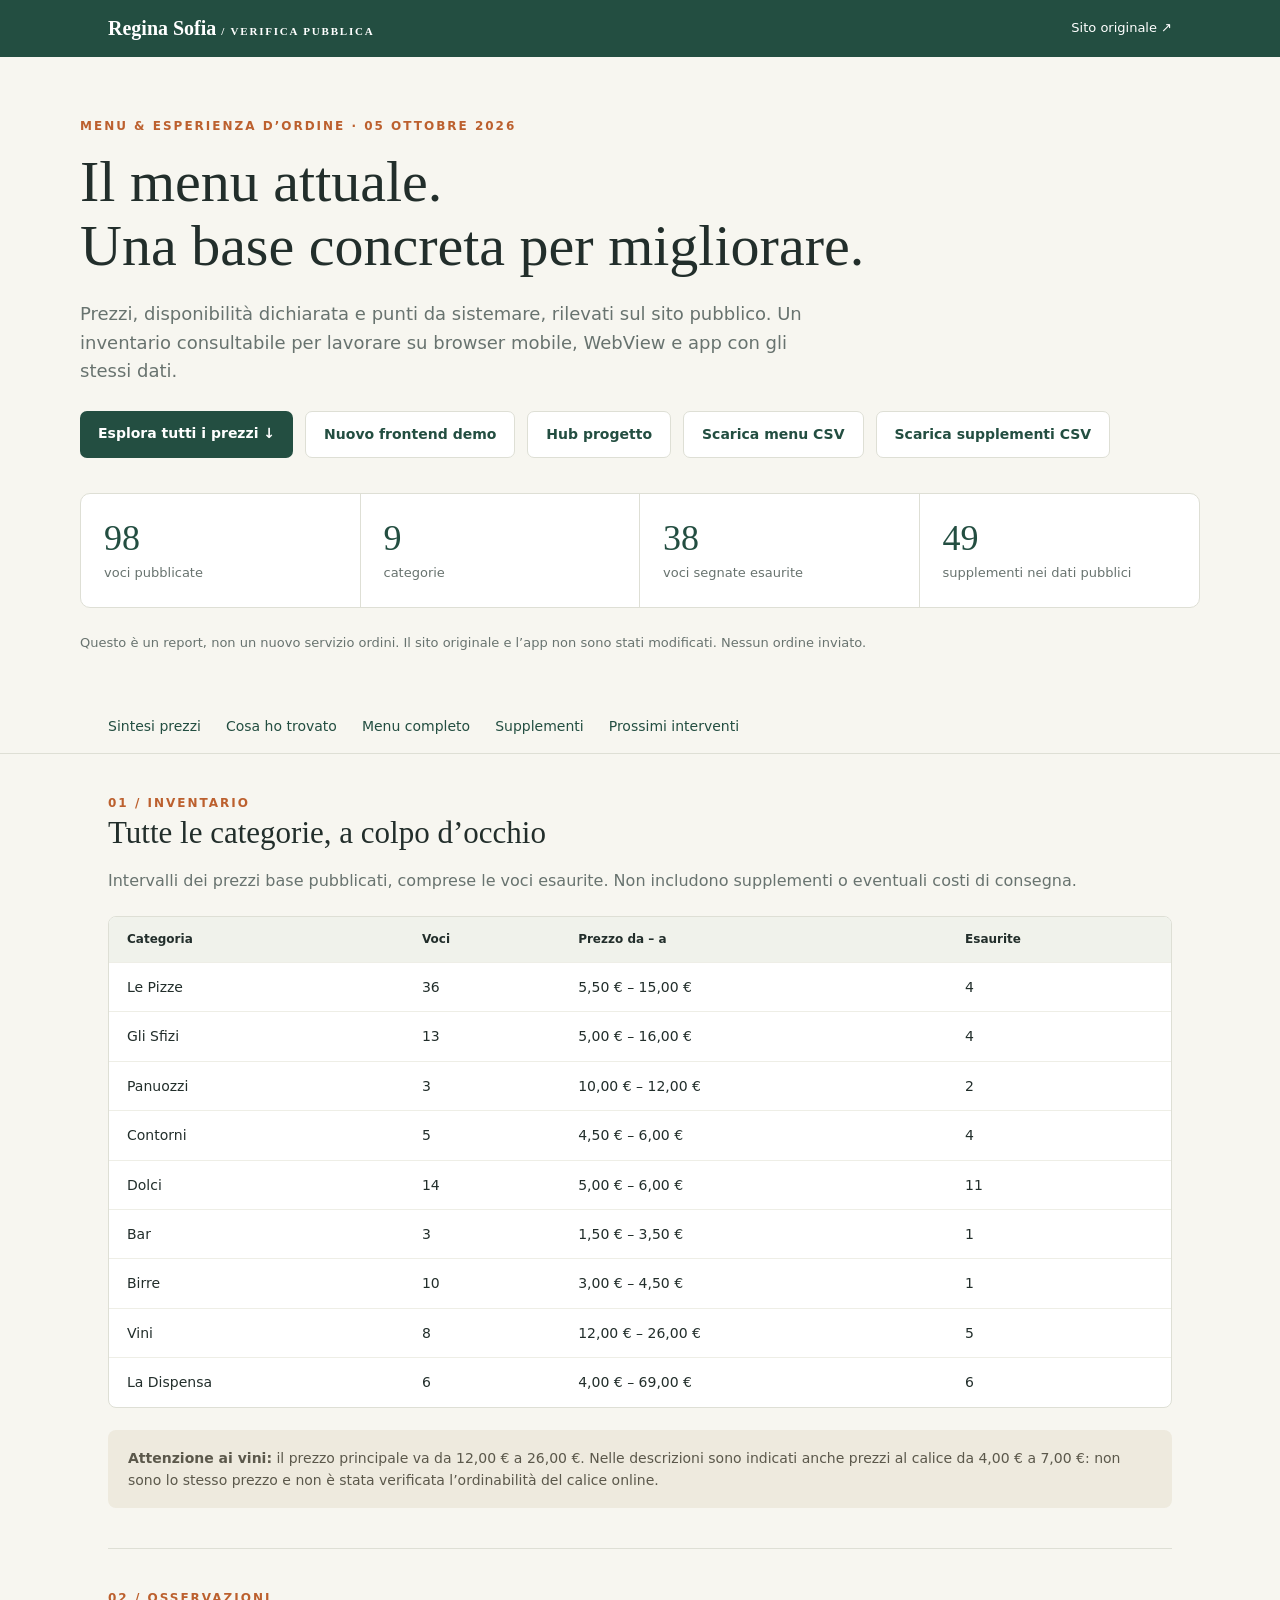
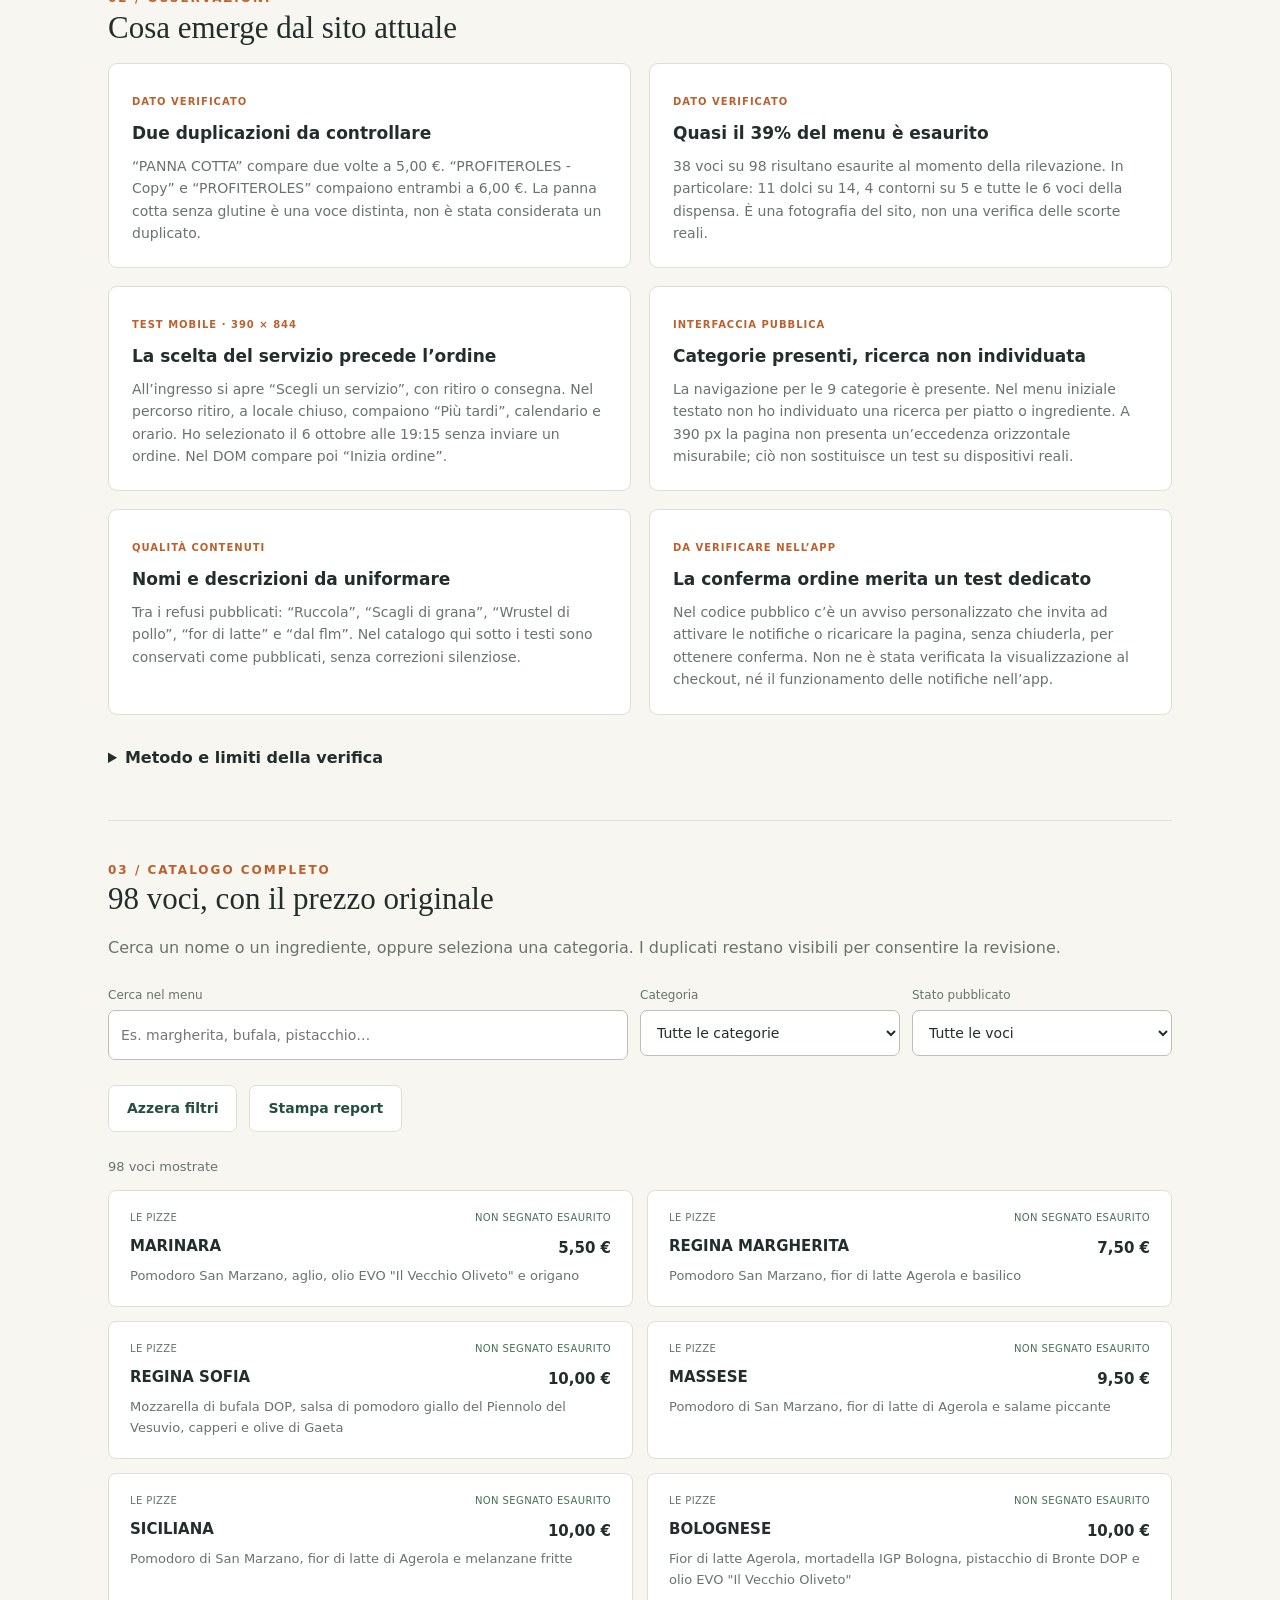
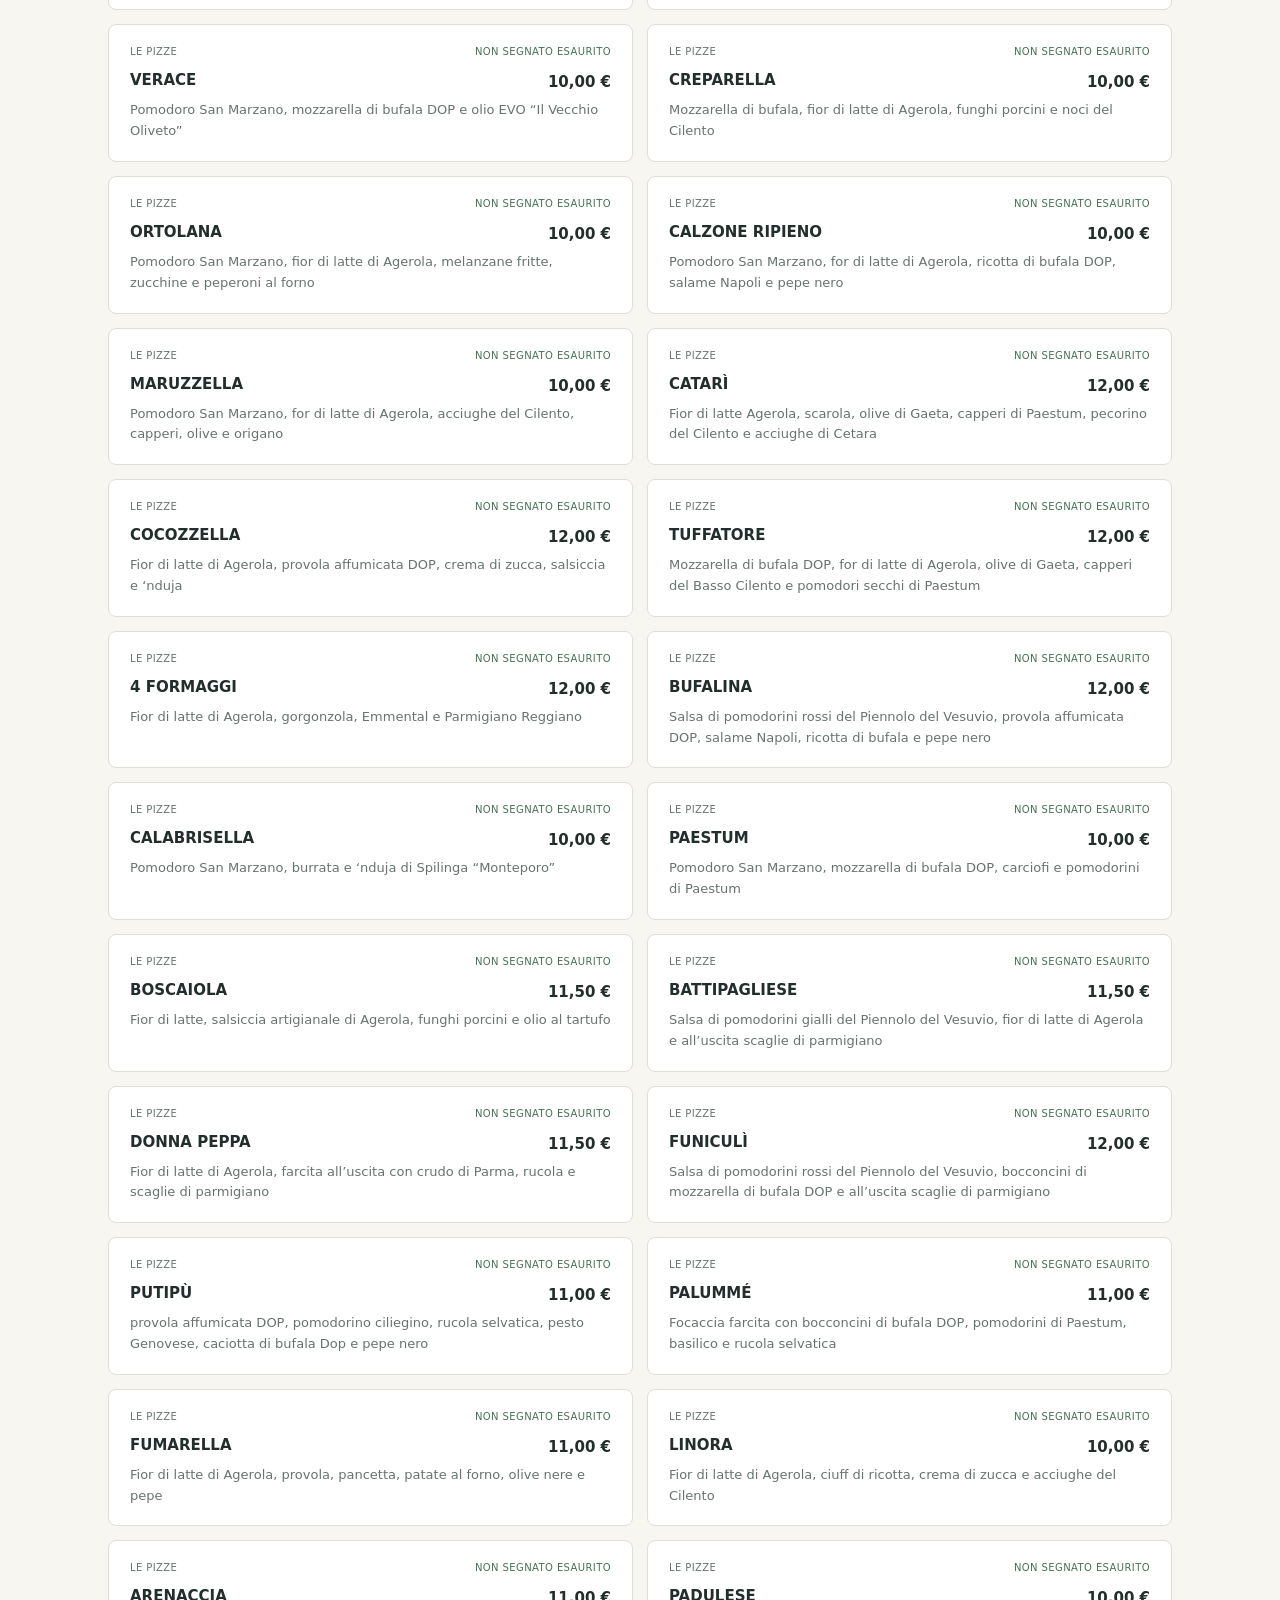
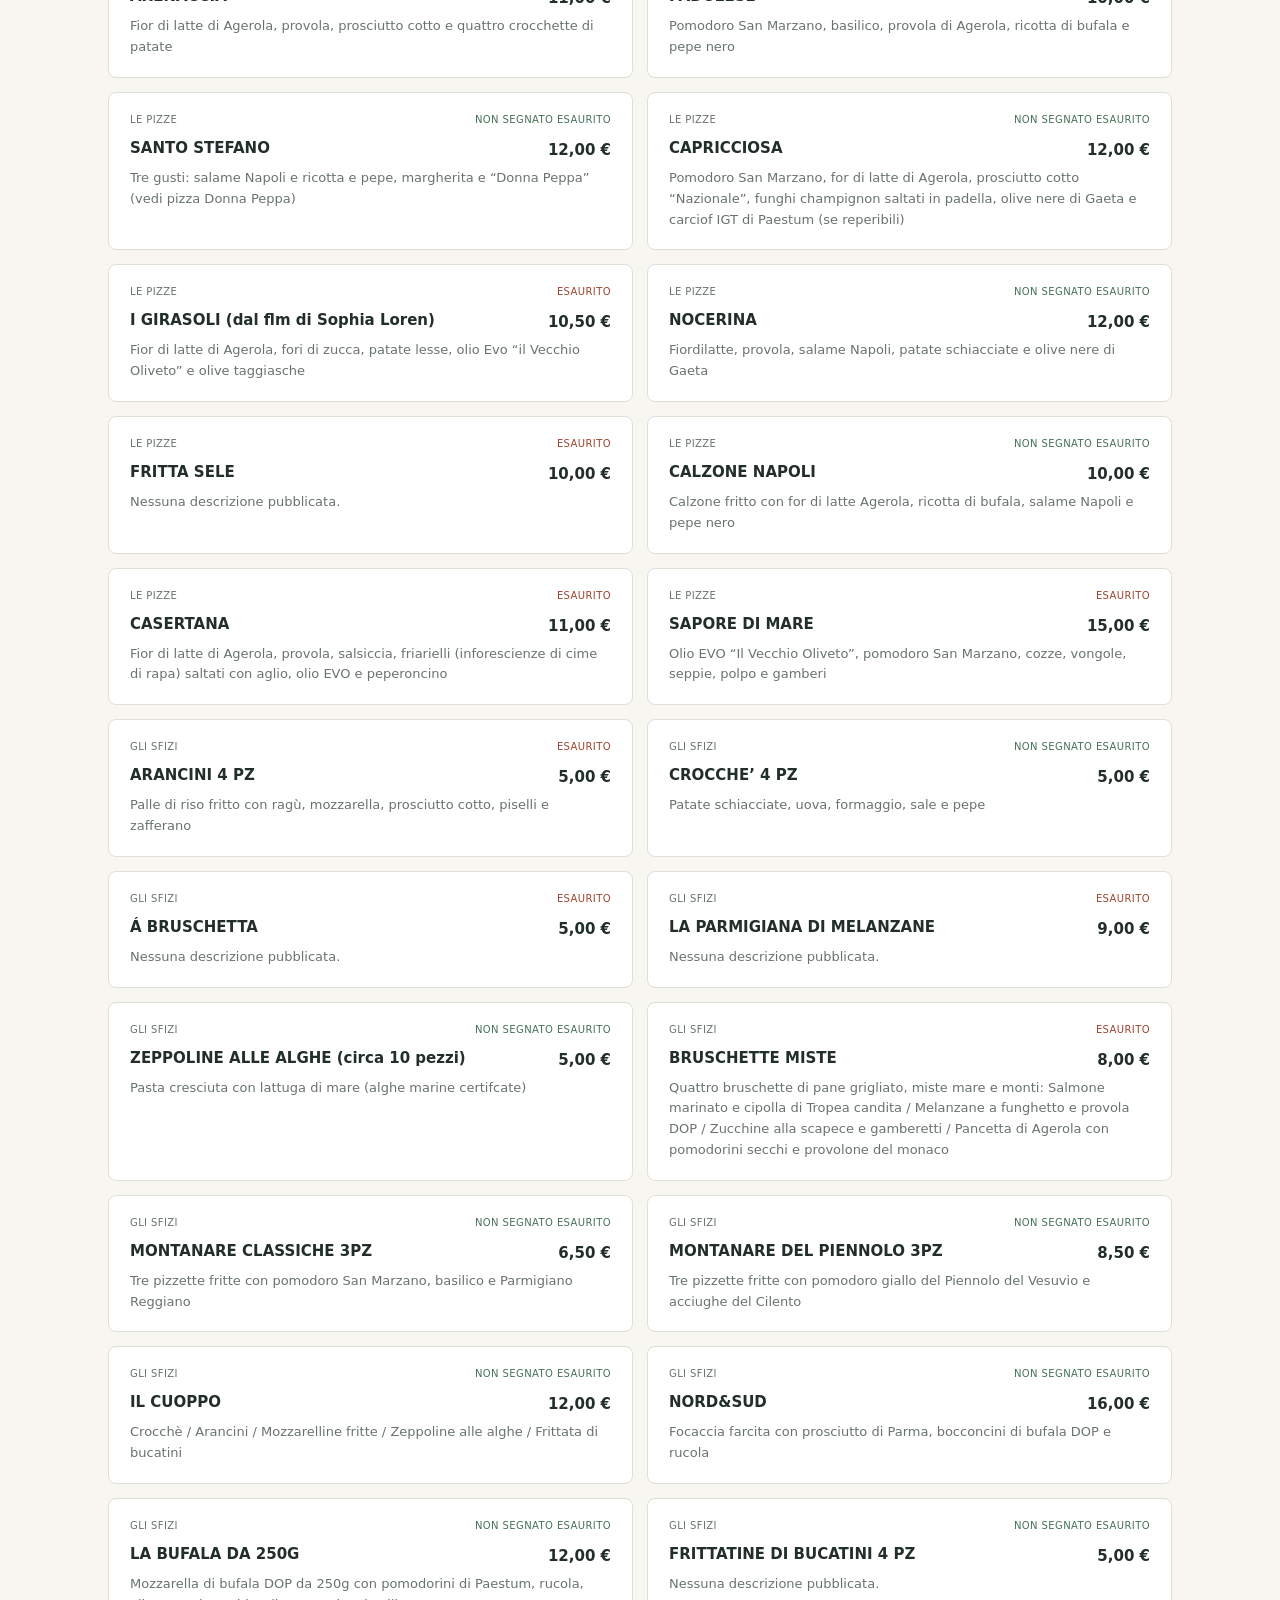
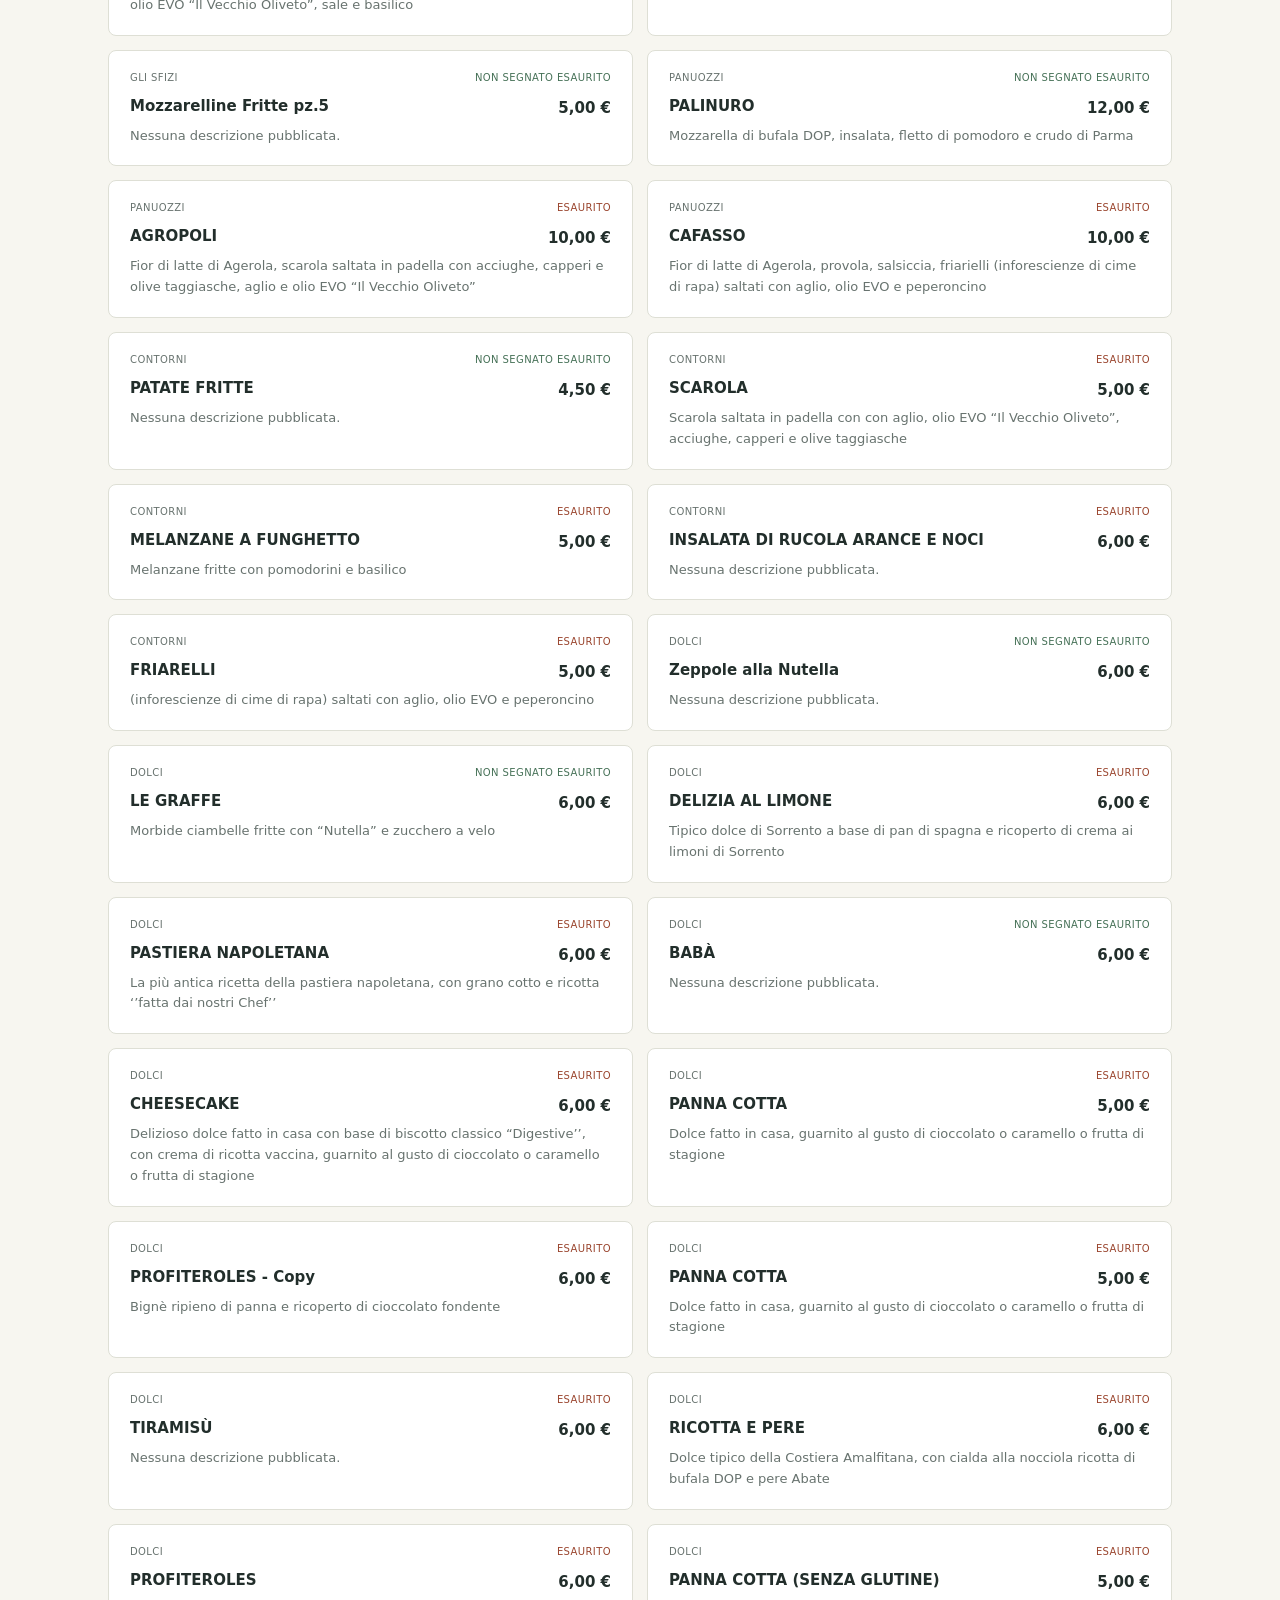
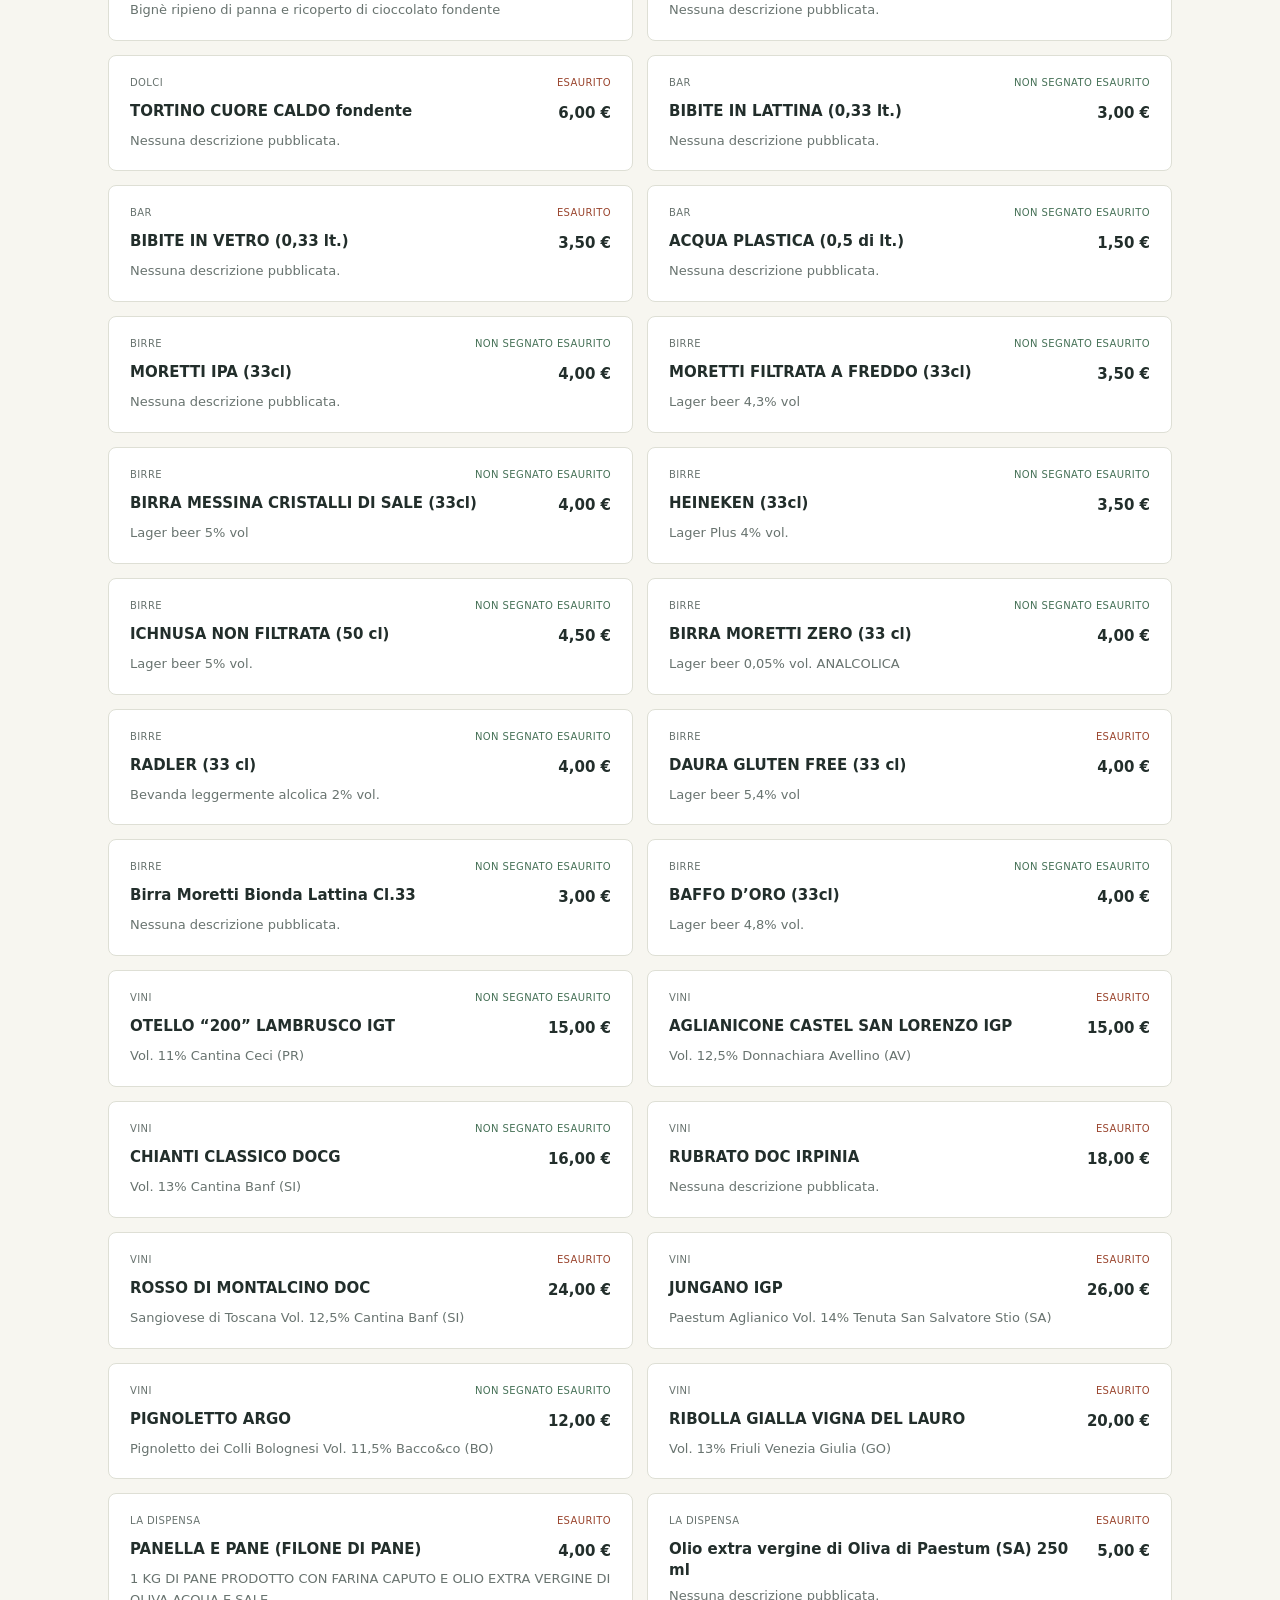
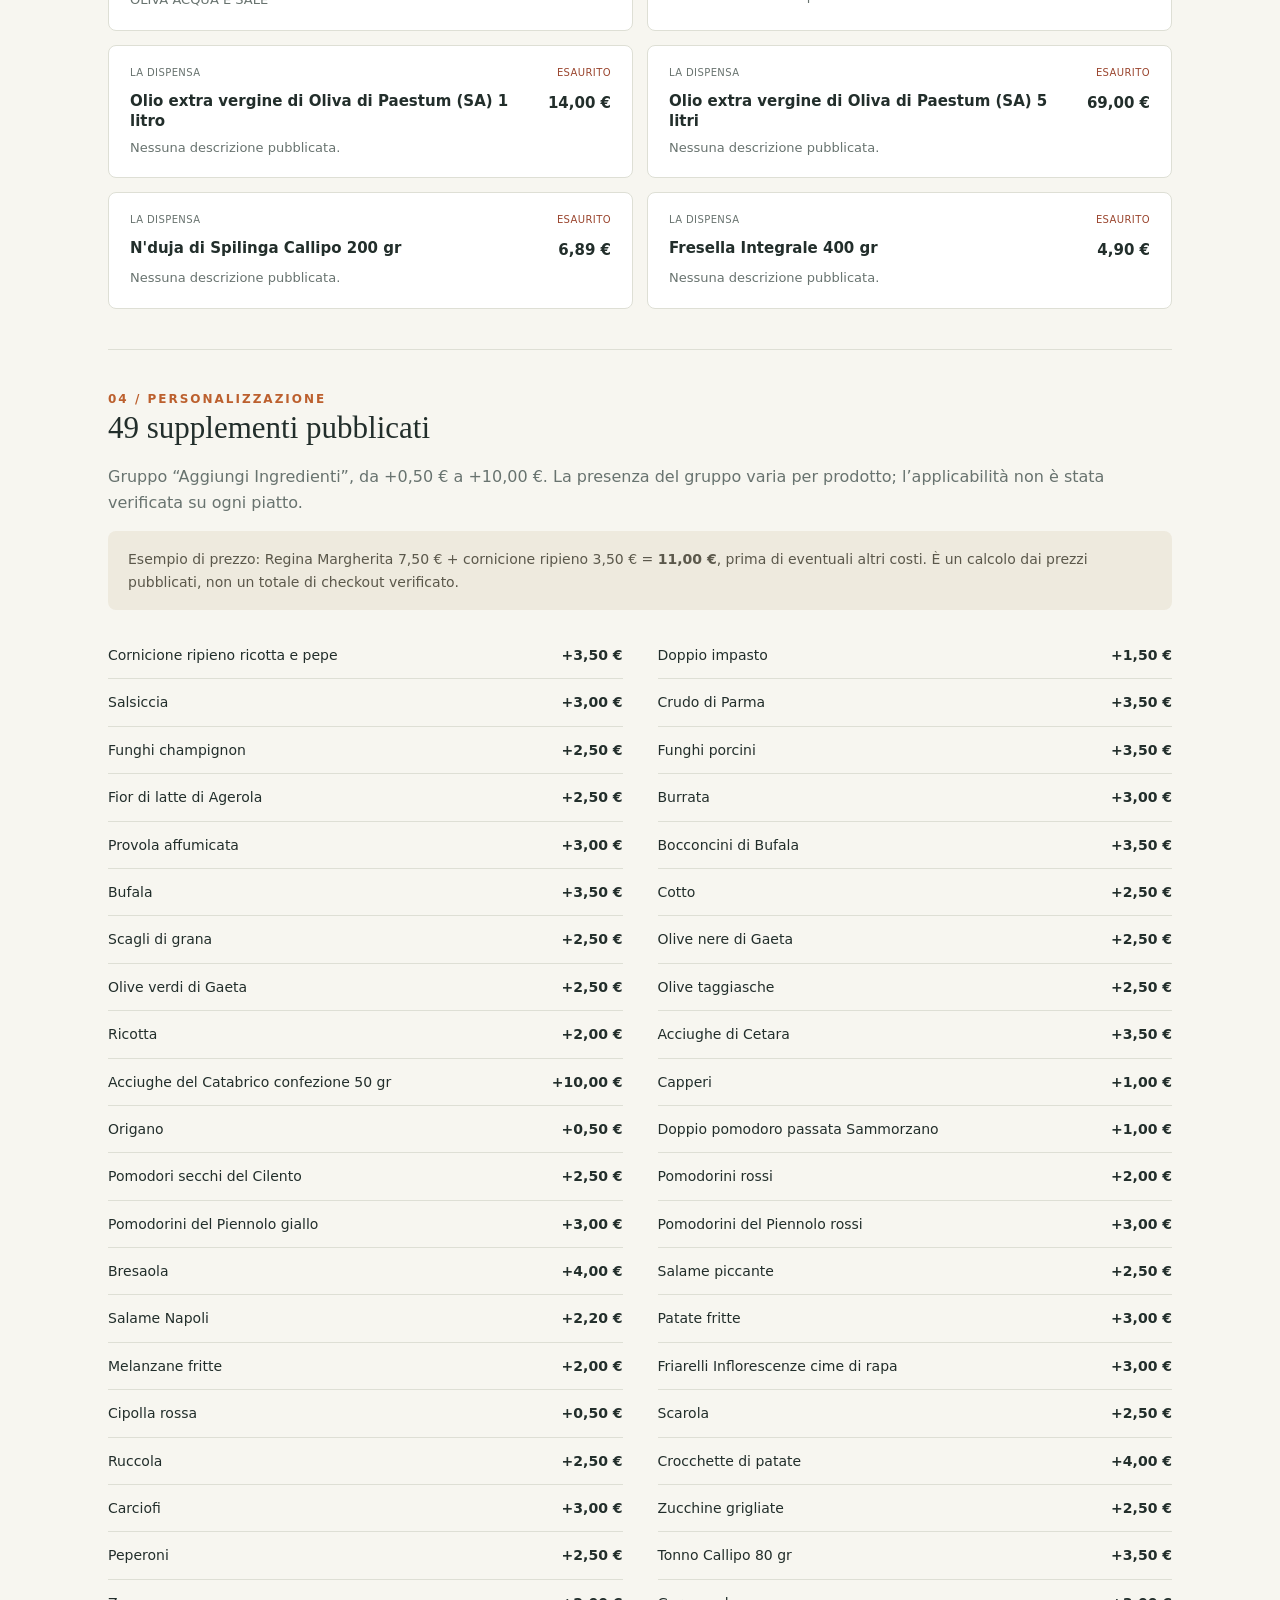
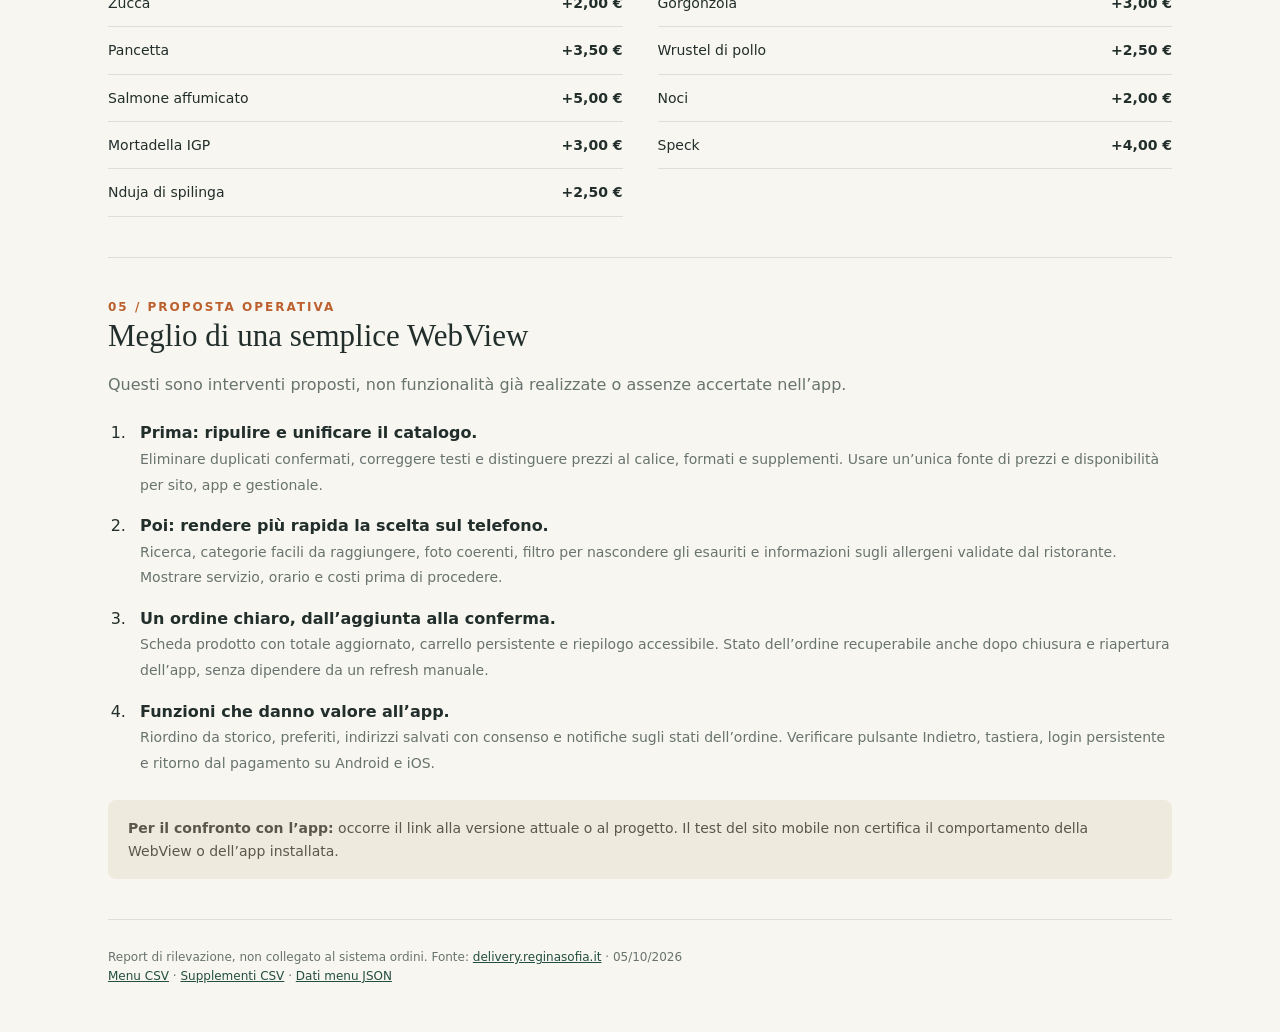
<file: report/index.html>
<!DOCTYPE html><html lang="it"><head><meta charset="utf-8"><meta name="viewport" content="width=device-width,initial-scale=1"><title>Regina Sofia — Verifica menu e ordini</title><meta name="description" content="Rilevazione indipendente del menu pubblico Regina Sofia: 98 voci, 49 supplementi e punti da migliorare nell’esperienza di ordine."><style>
:root{--ink:#222e2b;--muted:#68736f;--green:#234e41;--cream:#f7f6f0;--line:#dedfd5;--orange:#bc602e}*{box-sizing:border-box}html{scroll-behavior:smooth;scroll-padding-top:84px}body{margin:0;background:var(--cream);color:var(--ink);font:16px/1.6 system-ui,-apple-system,BlinkMacSystemFont,"Segoe UI",sans-serif}a{color:var(--green)}.wrap{max-width:1120px;margin:auto;padding:0 28px}header{background:var(--green);color:white;padding:17px 0}header .wrap{display:flex;align-items:center;justify-content:space-between;gap:20px}.brand{font:600 20px Georgia,serif}.label{font-size:11px;text-transform:uppercase;letter-spacing:1.8px}header a{color:white;font-size:13px;text-decoration:none}.hero{padding:60px 0 32px}.eyebrow{color:var(--orange);font-size:12px;letter-spacing:2px;font-weight:700;text-transform:uppercase}h1{font:normal clamp(34px,5vw,58px)/1.1 Georgia,serif;margin:14px 0 22px;max-width:800px}h2{font:normal 31px/1.25 Georgia,serif;margin:0 0 16px}h3{line-height:1.35}.intro{max-width:750px;color:var(--muted);font-size:18px}.actions{display:flex;flex-wrap:wrap;gap:12px;margin:25px 0}.button{display:inline-block;border:0;cursor:pointer;font:inherit;background:var(--green);color:white;padding:11px 18px;border-radius:7px;text-decoration:none;font-size:14px;font-weight:600}.button.secondary{background:white;color:var(--green);border:1px solid var(--line)}.stats{display:grid;grid-template-columns:repeat(4,1fr);margin:35px 0 25px;background:white;border:1px solid var(--line);border-radius:10px}.stat{padding:23px;border-right:1px solid var(--line)}.stat:last-child{border:0}.stat b{font:normal 36px Georgia,serif;display:block;color:var(--green)}.stat span{font-size:13px;color:var(--muted)}nav{position:sticky;top:0;background:var(--cream);border-bottom:1px solid var(--line);z-index:3}nav .wrap{display:flex;gap:25px;overflow-x:auto}nav a{padding:16px 0;text-decoration:none;white-space:nowrap;font-size:14px}section{padding:40px 0;border-bottom:1px solid var(--line)}.note{background:#eeeade;padding:17px 20px;border-radius:8px;color:#5b584b;font-size:14px}.muted{color:var(--muted)}.table-wrap{overflow-x:auto;border:1px solid var(--line);border-radius:8px;background:white;margin:22px 0}table{border-collapse:collapse;width:100%;font-size:14px;white-space:nowrap}th,td{text-align:left;padding:13px 18px;border-bottom:1px solid #eeeee6}th{font-weight:600;background:#f0f2eb;font-size:12px}tr:last-child td{border:0}.findings{display:grid;grid-template-columns:1fr 1fr;gap:18px}.finding{background:white;border:1px solid var(--line);border-radius:9px;padding:23px}.finding h3{font-size:17px;margin:9px 0 10px}.finding p{font-size:14px;color:var(--muted);margin:0}.tag{font-size:10px;font-weight:700;letter-spacing:1px;color:var(--orange);text-transform:uppercase}.filters{display:grid;grid-template-columns:2fr 1fr 1fr;gap:12px;margin:25px 0 14px}.field label{display:block;font-size:12px;color:var(--muted);margin-bottom:5px}input,select{width:100%;font:inherit;font-size:14px;padding:13px 12px;border:1px solid #bac2b9;border-radius:7px;background:white;color:var(--ink)}input:focus,select:focus,a:focus-visible,summary:focus-visible{outline:3px solid #c19753;outline-offset:3px}.menu-grid{display:grid;grid-template-columns:1fr 1fr;gap:14px}.dish{background:white;padding:19px 21px;border:1px solid var(--line);border-radius:8px}.dish-meta{display:flex;justify-content:space-between;gap:8px;font-size:10px;text-transform:uppercase;letter-spacing:.4px;color:var(--muted)}.soldout{color:#9a452e}.available{color:#467157}.dish-title{display:flex;justify-content:space-between;gap:16px;margin:10px 0 6px}.dish-title h3{font-size:15px;font-weight:650;margin:0}.dish-title strong{white-space:nowrap;font-size:15px}.dish p{font-size:13px;color:var(--muted);line-height:1.6;margin:0}.dish[hidden]{display:none}.extra-grid{display:grid;grid-template-columns:1fr 1fr;gap:0 35px;margin-top:22px}.extra-row{display:flex;justify-content:space-between;gap:20px;padding:12px 0;border-bottom:1px solid var(--line);font-size:14px}.extra-row strong{white-space:nowrap}.steps{padding-left:23px}.steps li{padding:7px 0 9px 9px}.steps strong{display:block}.steps span{font-size:14px;color:var(--muted)}details{margin-top:20px}summary{cursor:pointer;font-weight:600;padding:10px 0}.small{font-size:13px}footer{padding:28px 0 45px;color:var(--muted);font-size:12px}#empty{padding:35px;text-align:center;background:white;border-radius:8px}[hidden]{display:none!important}@media(max-width:650px){.wrap{padding:0 19px}.hero{padding:35px 0 22px}.label{display:none}.stats{grid-template-columns:1fr 1fr}.stat{padding:16px}.stat:nth-child(2){border-right:0}.stat:nth-child(-n+2){border-bottom:1px solid var(--line)}.findings,.menu-grid,.extra-grid{grid-template-columns:1fr}.filters{grid-template-columns:1fr 1fr}.field:first-child{grid-column:1/-1}h2{font-size:28px}section{padding:30px 0}.dish{padding:17px}.dish-meta{font-size:9px}.intro{font-size:16px}nav .wrap{gap:21px}.table-wrap{margin-left:0}th,td{padding:11px 13px}}@media print{nav,.filters,.actions{display:none}.hero{padding-top:20px}.dish{break-inside:avoid}.wrap{max-width:none}.menu-grid{gap:8px}body{background:white}}
</style></head><body><header><div class="wrap"><div class="brand">Regina Sofia <span class="label">/ Verifica pubblica</span></div><a href="https://delivery.reginasofia.it/" target="_blank" rel="noopener">Sito originale ↗</a></div></header><main><div class="wrap hero"><div class="eyebrow">Menu & esperienza d’ordine · 05 ottobre 2026</div><h1>Il menu attuale.<br>Una base concreta per migliorare.</h1><p class="intro">Prezzi, disponibilità dichiarata e punti da sistemare, rilevati sul sito pubblico. Un inventario consultabile per lavorare su browser mobile, WebView e app con gli stessi dati.</p><div class="actions"><a class="button" href="#menu">Esplora tutti i prezzi ↓</a><a class="button secondary" href="../ordina/">Nuovo frontend demo</a><a class="button secondary" href="../regina-sofia/">Hub progetto</a><a class="button secondary" href="catalogo.csv" download>Scarica menu CSV</a><a class="button secondary" href="supplementi.csv" download>Scarica supplementi CSV</a></div><div class="stats"><div class="stat"><b>98</b><span>voci pubblicate</span></div><div class="stat"><b>9</b><span>categorie</span></div><div class="stat"><b>38</b><span>voci segnate esaurite</span></div><div class="stat"><b>49</b><span>supplementi nei dati pubblici</span></div></div><p class="small muted">Questo è un report, non un nuovo servizio ordini. Il sito originale e l’app non sono stati modificati. Nessun ordine inviato.</p></div><nav aria-label="Sezioni del report"><div class="wrap"><a href="#sintesi">Sintesi prezzi</a><a href="#verifica">Cosa ho trovato</a><a href="#menu">Menu completo</a><a href="#supplementi">Supplementi</a><a href="#miglioramenti">Prossimi interventi</a></div></nav><div class="wrap">
<section id="sintesi"><div class="eyebrow">01 / Inventario</div><h2>Tutte le categorie, a colpo d’occhio</h2><p class="muted">Intervalli dei prezzi base pubblicati, comprese le voci esaurite. Non includono supplementi o eventuali costi di consegna.</p><div class="table-wrap"><table><thead><tr><th>Categoria</th><th>Voci</th><th>Prezzo da – a</th><th>Esaurite</th></tr></thead><tbody><tr><td>Le Pizze</td><td>36</td><td>5,50 € – 15,00 €</td><td>4</td></tr><tr><td>Gli Sfizi</td><td>13</td><td>5,00 € – 16,00 €</td><td>4</td></tr><tr><td>Panuozzi</td><td>3</td><td>10,00 € – 12,00 €</td><td>2</td></tr><tr><td>Contorni</td><td>5</td><td>4,50 € – 6,00 €</td><td>4</td></tr><tr><td>Dolci</td><td>14</td><td>5,00 € – 6,00 €</td><td>11</td></tr><tr><td>Bar</td><td>3</td><td>1,50 € – 3,50 €</td><td>1</td></tr><tr><td>Birre</td><td>10</td><td>3,00 € – 4,50 €</td><td>1</td></tr><tr><td>Vini</td><td>8</td><td>12,00 € – 26,00 €</td><td>5</td></tr><tr><td>La Dispensa</td><td>6</td><td>4,00 € – 69,00 €</td><td>6</td></tr></tbody></table></div><div class="note"><strong>Attenzione ai vini:</strong> il prezzo principale va da 12,00 € a 26,00 €. Nelle descrizioni sono indicati anche prezzi al calice da 4,00 € a 7,00 €: non sono lo stesso prezzo e non è stata verificata l’ordinabilità del calice online.</div></section>
<section id="verifica"><div class="eyebrow">02 / Osservazioni</div><h2>Cosa emerge dal sito attuale</h2><div class="findings"><article class="finding"><span class="tag">Dato verificato</span><h3>Due duplicazioni da controllare</h3><p>“PANNA COTTA” compare due volte a 5,00 €. “PROFITEROLES - Copy” e “PROFITEROLES” compaiono entrambi a 6,00 €. La panna cotta senza glutine è una voce distinta, non è stata considerata un duplicato.</p></article><article class="finding"><span class="tag">Dato verificato</span><h3>Quasi il 39% del menu è esaurito</h3><p>38 voci su 98 risultano esaurite al momento della rilevazione. In particolare: 11 dolci su 14, 4 contorni su 5 e tutte le 6 voci della dispensa. È una fotografia del sito, non una verifica delle scorte reali.</p></article><article class="finding"><span class="tag">Test mobile · 390 × 844</span><h3>La scelta del servizio precede l’ordine</h3><p>All’ingresso si apre “Scegli un servizio”, con ritiro o consegna. Nel percorso ritiro, a locale chiuso, compaiono “Più tardi”, calendario e orario. Ho selezionato il 6 ottobre alle 19:15 senza inviare un ordine. Nel DOM compare poi “Inizia ordine”.</p></article><article class="finding"><span class="tag">Interfaccia pubblica</span><h3>Categorie presenti, ricerca non individuata</h3><p>La navigazione per le 9 categorie è presente. Nel menu iniziale testato non ho individuato una ricerca per piatto o ingrediente. A 390 px la pagina non presenta un’eccedenza orizzontale misurabile; ciò non sostituisce un test su dispositivi reali.</p></article><article class="finding"><span class="tag">Qualità contenuti</span><h3>Nomi e descrizioni da uniformare</h3><p>Tra i refusi pubblicati: “Ruccola”, “Scagli di grana”, “Wrustel di pollo”, “for di latte” e “dal flm”. Nel catalogo qui sotto i testi sono conservati come pubblicati, senza correzioni silenziose.</p></article><article class="finding"><span class="tag">Da verificare nell’app</span><h3>La conferma ordine merita un test dedicato</h3><p>Nel codice pubblico c’è un avviso personalizzato che invita ad attivare le notifiche o ricaricare la pagina, senza chiuderla, per ottenere conferma. Non ne è stata verificata la visualizzazione al checkout, né il funzionamento delle notifiche nell’app.</p></article></div><details><summary>Metodo e limiti della verifica</summary><p class="small muted">Fonte: HTML e dati del menu incorporati nella pagina pubblica https://delivery.reginasofia.it/, acquisiti il 5 ottobre 2026, e navigazione Chromium con viewport mobile 390 × 844. Aperta anche la pagina desktop. I 98 prezzi principali e i badge “Esaurito” provengono dalle schede effettivamente pubblicate; i 49 supplementi dal gruppo “Aggiungi Ingredienti” nei dati pubblici. Le descrizioni e gli eventuali prezzi al calice sono conservati nel catalogo. Non sono stati verificati tutti i supplementi singolarmente nel carrello. Non testati: pagamento, invio dell’ordine, conferma finale, tariffe per uno specifico indirizzo, app installata, WebView reale, notifiche native o sincronizzazione con il gestionale. “Non segnato esaurito” non garantisce ordinabilità immediata. I prezzi possono cambiare dopo questa rilevazione.</p></details></section>
<section id="menu"><div class="eyebrow">03 / Catalogo completo</div><h2>98 voci, con il prezzo originale</h2><p class="muted">Cerca un nome o un ingrediente, oppure seleziona una categoria. I duplicati restano visibili per consentire la revisione.</p><div class="filters"><div class="field"><label for="search">Cerca nel menu</label><input id="search" type="search" placeholder="Es. margherita, bufala, pistacchio…"></div><div class="field"><label for="category">Categoria</label><select id="category"><option value="">Tutte le categorie</option><option value="LE PIZZE">Le Pizze</option><option value="GLI SFIZI">Gli Sfizi</option><option value="PANUOZZI">Panuozzi</option><option value="CONTORNI">Contorni</option><option value="DOLCI">Dolci</option><option value="BAR">Bar</option><option value="BIRRE">Birre</option><option value="VINI">Vini</option><option value="LA DISPENSA">La Dispensa</option></select></div><div class="field"><label for="stock">Stato pubblicato</label><select id="stock"><option value="">Tutte le voci</option><option value="0">Non esaurite</option><option value="1">Esaurite</option></select></div></div><div class="actions filter-actions"><button class="button secondary" type="button" id="reset">Azzera filtri</button><button class="button secondary" type="button" id="print">Stampa report</button></div><p id="count" class="small muted" aria-live="polite">98 voci mostrate</p><div class="menu-grid"><article class="dish" data-category="LE PIZZE" data-out="0"><div class="dish-meta">Le Pizze<span class="available">Non segnato esaurito</span></div><div class="dish-title"><h3>MARINARA</h3><strong>5,50 €</strong></div><p>Pomodoro San Marzano, aglio, olio EVO &quot;Il Vecchio Oliveto&quot; e origano</p></article><article class="dish" data-category="LE PIZZE" data-out="0"><div class="dish-meta">Le Pizze<span class="available">Non segnato esaurito</span></div><div class="dish-title"><h3>REGINA MARGHERITA</h3><strong>7,50 €</strong></div><p>Pomodoro San Marzano, fior di latte  Agerola e basilico</p></article><article class="dish" data-category="LE PIZZE" data-out="0"><div class="dish-meta">Le Pizze<span class="available">Non segnato esaurito</span></div><div class="dish-title"><h3>REGINA SOFIA</h3><strong>10,00 €</strong></div><p>Mozzarella di bufala DOP, salsa di pomodoro giallo del Piennolo del Vesuvio, capperi e olive di Gaeta</p></article><article class="dish" data-category="LE PIZZE" data-out="0"><div class="dish-meta">Le Pizze<span class="available">Non segnato esaurito</span></div><div class="dish-title"><h3>MASSESE</h3><strong>9,50 €</strong></div><p>Pomodoro di San Marzano, fior di latte di Agerola e salame piccante</p></article><article class="dish" data-category="LE PIZZE" data-out="0"><div class="dish-meta">Le Pizze<span class="available">Non segnato esaurito</span></div><div class="dish-title"><h3>SICILIANA</h3><strong>10,00 €</strong></div><p>Pomodoro di San Marzano, fior di latte di Agerola e melanzane fritte</p></article><article class="dish" data-category="LE PIZZE" data-out="0"><div class="dish-meta">Le Pizze<span class="available">Non segnato esaurito</span></div><div class="dish-title"><h3>BOLOGNESE</h3><strong>10,00 €</strong></div><p>Fior di latte Agerola, mortadella IGP Bologna, pistacchio di Bronte DOP e olio EVO &quot;Il Vecchio Oliveto&quot;</p></article><article class="dish" data-category="LE PIZZE" data-out="0"><div class="dish-meta">Le Pizze<span class="available">Non segnato esaurito</span></div><div class="dish-title"><h3>VERACE</h3><strong>10,00 €</strong></div><p>Pomodoro San Marzano, mozzarella di bufala DOP e olio EVO “Il Vecchio Oliveto”</p></article><article class="dish" data-category="LE PIZZE" data-out="0"><div class="dish-meta">Le Pizze<span class="available">Non segnato esaurito</span></div><div class="dish-title"><h3>CREPARELLA</h3><strong>10,00 €</strong></div><p>Mozzarella di bufala, fior di latte di Agerola, funghi porcini e noci del Cilento</p></article><article class="dish" data-category="LE PIZZE" data-out="0"><div class="dish-meta">Le Pizze<span class="available">Non segnato esaurito</span></div><div class="dish-title"><h3>ORTOLANA</h3><strong>10,00 €</strong></div><p>Pomodoro San Marzano, fior di latte di Agerola, melanzane fritte, zucchine e peperoni al forno</p></article><article class="dish" data-category="LE PIZZE" data-out="0"><div class="dish-meta">Le Pizze<span class="available">Non segnato esaurito</span></div><div class="dish-title"><h3>CALZONE RIPIENO</h3><strong>10,00 €</strong></div><p>Pomodoro San Marzano, for di latte di Agerola, ricotta di bufala DOP, salame Napoli e pepe nero</p></article><article class="dish" data-category="LE PIZZE" data-out="0"><div class="dish-meta">Le Pizze<span class="available">Non segnato esaurito</span></div><div class="dish-title"><h3>MARUZZELLA</h3><strong>10,00 €</strong></div><p>Pomodoro San Marzano, for di latte di Agerola, acciughe del Cilento, capperi, olive e origano</p></article><article class="dish" data-category="LE PIZZE" data-out="0"><div class="dish-meta">Le Pizze<span class="available">Non segnato esaurito</span></div><div class="dish-title"><h3>CATARÌ</h3><strong>12,00 €</strong></div><p>Fior di latte Agerola, scarola, olive di Gaeta, capperi di Paestum, pecorino del Cilento e acciughe di Cetara</p></article><article class="dish" data-category="LE PIZZE" data-out="0"><div class="dish-meta">Le Pizze<span class="available">Non segnato esaurito</span></div><div class="dish-title"><h3>COCOZZELLA</h3><strong>12,00 €</strong></div><p>Fior di latte di Agerola, provola affumicata DOP, crema di zucca, salsiccia e ‘nduja</p></article><article class="dish" data-category="LE PIZZE" data-out="0"><div class="dish-meta">Le Pizze<span class="available">Non segnato esaurito</span></div><div class="dish-title"><h3>TUFFATORE</h3><strong>12,00 €</strong></div><p>Mozzarella di bufala DOP, for di latte di Agerola, olive di Gaeta, capperi del Basso Cilento e pomodori secchi di Paestum</p></article><article class="dish" data-category="LE PIZZE" data-out="0"><div class="dish-meta">Le Pizze<span class="available">Non segnato esaurito</span></div><div class="dish-title"><h3>4 FORMAGGI</h3><strong>12,00 €</strong></div><p>Fior di latte di Agerola, gorgonzola, Emmental e Parmigiano Reggiano</p></article><article class="dish" data-category="LE PIZZE" data-out="0"><div class="dish-meta">Le Pizze<span class="available">Non segnato esaurito</span></div><div class="dish-title"><h3>BUFALINA</h3><strong>12,00 €</strong></div><p>Salsa di pomodorini rossi del Piennolo del Vesuvio, provola affumicata DOP, salame Napoli, ricotta di bufala e pepe nero</p></article><article class="dish" data-category="LE PIZZE" data-out="0"><div class="dish-meta">Le Pizze<span class="available">Non segnato esaurito</span></div><div class="dish-title"><h3>CALABRISELLA</h3><strong>10,00 €</strong></div><p>Pomodoro San Marzano, burrata e ‘nduja di Spilinga “Monteporo”</p></article><article class="dish" data-category="LE PIZZE" data-out="0"><div class="dish-meta">Le Pizze<span class="available">Non segnato esaurito</span></div><div class="dish-title"><h3>PAESTUM</h3><strong>10,00 €</strong></div><p>Pomodoro San Marzano, mozzarella di bufala DOP, carciofi e pomodorini di Paestum</p></article><article class="dish" data-category="LE PIZZE" data-out="0"><div class="dish-meta">Le Pizze<span class="available">Non segnato esaurito</span></div><div class="dish-title"><h3>BOSCAIOLA</h3><strong>11,50 €</strong></div><p>Fior di latte, salsiccia artigianale di Agerola, funghi porcini e olio al tartufo</p></article><article class="dish" data-category="LE PIZZE" data-out="0"><div class="dish-meta">Le Pizze<span class="available">Non segnato esaurito</span></div><div class="dish-title"><h3>BATTIPAGLIESE</h3><strong>11,50 €</strong></div><p>Salsa di pomodorini gialli del Piennolo del Vesuvio, fior di latte di Agerola e all’uscita scaglie di parmigiano</p></article><article class="dish" data-category="LE PIZZE" data-out="0"><div class="dish-meta">Le Pizze<span class="available">Non segnato esaurito</span></div><div class="dish-title"><h3>DONNA PEPPA</h3><strong>11,50 €</strong></div><p>Fior di latte di Agerola, farcita all’uscita con crudo di Parma, rucola e scaglie di parmigiano </p></article><article class="dish" data-category="LE PIZZE" data-out="0"><div class="dish-meta">Le Pizze<span class="available">Non segnato esaurito</span></div><div class="dish-title"><h3>FUNICULÌ</h3><strong>12,00 €</strong></div><p>Salsa di pomodorini rossi del Piennolo del Vesuvio, bocconcini di mozzarella di bufala DOP e all’uscita scaglie di parmigiano </p></article><article class="dish" data-category="LE PIZZE" data-out="0"><div class="dish-meta">Le Pizze<span class="available">Non segnato esaurito</span></div><div class="dish-title"><h3>PUTIPÙ</h3><strong>11,00 €</strong></div><p>provola affumicata DOP, pomodorino ciliegino, rucola selvatica, pesto Genovese, caciotta di bufala Dop e pepe nero</p></article><article class="dish" data-category="LE PIZZE" data-out="0"><div class="dish-meta">Le Pizze<span class="available">Non segnato esaurito</span></div><div class="dish-title"><h3>PALUMMÉ</h3><strong>11,00 €</strong></div><p>Focaccia farcita con bocconcini di bufala DOP, pomodorini di Paestum, basilico e rucola selvatica</p></article><article class="dish" data-category="LE PIZZE" data-out="0"><div class="dish-meta">Le Pizze<span class="available">Non segnato esaurito</span></div><div class="dish-title"><h3>FUMARELLA</h3><strong>11,00 €</strong></div><p>Fior di latte di Agerola, provola, pancetta, patate al forno, olive nere e pepe</p></article><article class="dish" data-category="LE PIZZE" data-out="0"><div class="dish-meta">Le Pizze<span class="available">Non segnato esaurito</span></div><div class="dish-title"><h3>LINORA</h3><strong>10,00 €</strong></div><p>Fior di latte di Agerola, ciuff di ricotta, crema di zucca e acciughe del Cilento</p></article><article class="dish" data-category="LE PIZZE" data-out="0"><div class="dish-meta">Le Pizze<span class="available">Non segnato esaurito</span></div><div class="dish-title"><h3>ARENACCIA</h3><strong>11,00 €</strong></div><p>Fior di latte di Agerola, provola, prosciutto cotto e quattro crocchette di patate</p></article><article class="dish" data-category="LE PIZZE" data-out="0"><div class="dish-meta">Le Pizze<span class="available">Non segnato esaurito</span></div><div class="dish-title"><h3>PADULESE</h3><strong>10,00 €</strong></div><p>Pomodoro San Marzano, basilico, provola di Agerola, ricotta di bufala e pepe nero</p></article><article class="dish" data-category="LE PIZZE" data-out="0"><div class="dish-meta">Le Pizze<span class="available">Non segnato esaurito</span></div><div class="dish-title"><h3>SANTO STEFANO</h3><strong>12,00 €</strong></div><p>Tre gusti: salame Napoli e ricotta e pepe, margherita e “Donna Peppa” (vedi pizza Donna Peppa)</p></article><article class="dish" data-category="LE PIZZE" data-out="0"><div class="dish-meta">Le Pizze<span class="available">Non segnato esaurito</span></div><div class="dish-title"><h3>CAPRICCIOSA</h3><strong>12,00 €</strong></div><p>Pomodoro San Marzano, for di latte di Agerola, prosciutto cotto “Nazionale”, funghi champignon saltati in padella, olive nere di Gaeta e carciof IGT di Paestum (se reperibili)</p></article><article class="dish" data-category="LE PIZZE" data-out="1"><div class="dish-meta">Le Pizze<span class="soldout">Esaurito</span></div><div class="dish-title"><h3>I GIRASOLI (dal flm di Sophia Loren)</h3><strong>10,50 €</strong></div><p>Fior di latte di Agerola, fori di zucca, patate lesse, olio Evo “il Vecchio Oliveto” e olive taggiasche</p></article><article class="dish" data-category="LE PIZZE" data-out="0"><div class="dish-meta">Le Pizze<span class="available">Non segnato esaurito</span></div><div class="dish-title"><h3>NOCERINA</h3><strong>12,00 €</strong></div><p>Fiordilatte, provola, salame Napoli, patate schiacciate e olive nere di Gaeta</p></article><article class="dish" data-category="LE PIZZE" data-out="1"><div class="dish-meta">Le Pizze<span class="soldout">Esaurito</span></div><div class="dish-title"><h3>FRITTA SELE</h3><strong>10,00 €</strong></div><p>Nessuna descrizione pubblicata.</p></article><article class="dish" data-category="LE PIZZE" data-out="0"><div class="dish-meta">Le Pizze<span class="available">Non segnato esaurito</span></div><div class="dish-title"><h3>CALZONE NAPOLI</h3><strong>10,00 €</strong></div><p>Calzone fritto con for di latte Agerola, ricotta di bufala, salame Napoli e pepe nero</p></article><article class="dish" data-category="LE PIZZE" data-out="1"><div class="dish-meta">Le Pizze<span class="soldout">Esaurito</span></div><div class="dish-title"><h3>CASERTANA</h3><strong>11,00 €</strong></div><p>Fior di latte di Agerola, provola, salsiccia, friarielli (inforescienze di cime di rapa) saltati con aglio, olio EVO e peperoncino</p></article><article class="dish" data-category="LE PIZZE" data-out="1"><div class="dish-meta">Le Pizze<span class="soldout">Esaurito</span></div><div class="dish-title"><h3>SAPORE DI MARE</h3><strong>15,00 €</strong></div><p>Olio EVO “Il Vecchio Oliveto”, pomodoro San Marzano, cozze, vongole, seppie, polpo e gamberi</p></article><article class="dish" data-category="GLI SFIZI" data-out="1"><div class="dish-meta">Gli Sfizi<span class="soldout">Esaurito</span></div><div class="dish-title"><h3>ARANCINI 4 PZ</h3><strong>5,00 €</strong></div><p>Palle di riso fritto con ragù, mozzarella, prosciutto cotto, piselli e zafferano</p></article><article class="dish" data-category="GLI SFIZI" data-out="0"><div class="dish-meta">Gli Sfizi<span class="available">Non segnato esaurito</span></div><div class="dish-title"><h3>CROCCHE’ 4 PZ</h3><strong>5,00 €</strong></div><p>Patate schiacciate, uova, formaggio, sale e pepe</p></article><article class="dish" data-category="GLI SFIZI" data-out="1"><div class="dish-meta">Gli Sfizi<span class="soldout">Esaurito</span></div><div class="dish-title"><h3>Á BRUSCHETTA</h3><strong>5,00 €</strong></div><p>Nessuna descrizione pubblicata.</p></article><article class="dish" data-category="GLI SFIZI" data-out="1"><div class="dish-meta">Gli Sfizi<span class="soldout">Esaurito</span></div><div class="dish-title"><h3>LA PARMIGIANA DI MELANZANE</h3><strong>9,00 €</strong></div><p>Nessuna descrizione pubblicata.</p></article><article class="dish" data-category="GLI SFIZI" data-out="0"><div class="dish-meta">Gli Sfizi<span class="available">Non segnato esaurito</span></div><div class="dish-title"><h3>ZEPPOLINE ALLE ALGHE (circa 10 pezzi)</h3><strong>5,00 €</strong></div><p>Pasta cresciuta con lattuga di mare (alghe marine certifcate)</p></article><article class="dish" data-category="GLI SFIZI" data-out="1"><div class="dish-meta">Gli Sfizi<span class="soldout">Esaurito</span></div><div class="dish-title"><h3>BRUSCHETTE MISTE</h3><strong>8,00 €</strong></div><p>Quattro bruschette di pane grigliato, miste mare e monti: Salmone marinato e cipolla di Tropea candita / Melanzane a funghetto e provola DOP / Zucchine alla scapece e gamberetti / Pancetta di Agerola con pomodorini secchi e provolone del monaco</p></article><article class="dish" data-category="GLI SFIZI" data-out="0"><div class="dish-meta">Gli Sfizi<span class="available">Non segnato esaurito</span></div><div class="dish-title"><h3>MONTANARE CLASSICHE 3PZ</h3><strong>6,50 €</strong></div><p>Tre pizzette fritte con pomodoro San Marzano, basilico e Parmigiano Reggiano</p></article><article class="dish" data-category="GLI SFIZI" data-out="0"><div class="dish-meta">Gli Sfizi<span class="available">Non segnato esaurito</span></div><div class="dish-title"><h3>MONTANARE DEL PIENNOLO 3PZ</h3><strong>8,50 €</strong></div><p>Tre pizzette fritte con pomodoro giallo del Piennolo del Vesuvio e acciughe del Cilento</p></article><article class="dish" data-category="GLI SFIZI" data-out="0"><div class="dish-meta">Gli Sfizi<span class="available">Non segnato esaurito</span></div><div class="dish-title"><h3>IL CUOPPO</h3><strong>12,00 €</strong></div><p>Crocchè / Arancini / Mozzarelline fritte / Zeppoline alle alghe / Frittata di bucatini</p></article><article class="dish" data-category="GLI SFIZI" data-out="0"><div class="dish-meta">Gli Sfizi<span class="available">Non segnato esaurito</span></div><div class="dish-title"><h3>NORD&amp;SUD</h3><strong>16,00 €</strong></div><p>Focaccia farcita con prosciutto di Parma, bocconcini di bufala DOP e rucola</p></article><article class="dish" data-category="GLI SFIZI" data-out="0"><div class="dish-meta">Gli Sfizi<span class="available">Non segnato esaurito</span></div><div class="dish-title"><h3>LA BUFALA DA 250G</h3><strong>12,00 €</strong></div><p>Mozzarella di bufala DOP da 250g con pomodorini di Paestum, rucola, olio EVO “Il Vecchio Oliveto”, sale e basilico</p></article><article class="dish" data-category="GLI SFIZI" data-out="0"><div class="dish-meta">Gli Sfizi<span class="available">Non segnato esaurito</span></div><div class="dish-title"><h3>FRITTATINE DI BUCATINI 4 PZ</h3><strong>5,00 €</strong></div><p>Nessuna descrizione pubblicata.</p></article><article class="dish" data-category="GLI SFIZI" data-out="0"><div class="dish-meta">Gli Sfizi<span class="available">Non segnato esaurito</span></div><div class="dish-title"><h3>Mozzarelline Fritte pz.5</h3><strong>5,00 €</strong></div><p>Nessuna descrizione pubblicata.</p></article><article class="dish" data-category="PANUOZZI" data-out="0"><div class="dish-meta">Panuozzi<span class="available">Non segnato esaurito</span></div><div class="dish-title"><h3>PALINURO</h3><strong>12,00 €</strong></div><p>Mozzarella di bufala DOP, insalata, fletto di pomodoro e crudo di Parma</p></article><article class="dish" data-category="PANUOZZI" data-out="1"><div class="dish-meta">Panuozzi<span class="soldout">Esaurito</span></div><div class="dish-title"><h3>AGROPOLI</h3><strong>10,00 €</strong></div><p>Fior di latte di Agerola, scarola saltata in padella con acciughe, capperi e olive taggiasche, aglio e olio EVO “Il Vecchio Oliveto”</p></article><article class="dish" data-category="PANUOZZI" data-out="1"><div class="dish-meta">Panuozzi<span class="soldout">Esaurito</span></div><div class="dish-title"><h3>CAFASSO</h3><strong>10,00 €</strong></div><p>Fior di latte di Agerola, provola, salsiccia, friarielli (inforescienze di cime di rapa) saltati con aglio, olio EVO e peperoncino</p></article><article class="dish" data-category="CONTORNI" data-out="0"><div class="dish-meta">Contorni<span class="available">Non segnato esaurito</span></div><div class="dish-title"><h3>PATATE FRITTE</h3><strong>4,50 €</strong></div><p>Nessuna descrizione pubblicata.</p></article><article class="dish" data-category="CONTORNI" data-out="1"><div class="dish-meta">Contorni<span class="soldout">Esaurito</span></div><div class="dish-title"><h3>SCAROLA</h3><strong>5,00 €</strong></div><p>Scarola saltata in padella con con aglio, olio EVO “Il Vecchio Oliveto”, acciughe, capperi e olive taggiasche</p></article><article class="dish" data-category="CONTORNI" data-out="1"><div class="dish-meta">Contorni<span class="soldout">Esaurito</span></div><div class="dish-title"><h3>MELANZANE A FUNGHETTO</h3><strong>5,00 €</strong></div><p>Melanzane fritte con pomodorini e basilico</p></article><article class="dish" data-category="CONTORNI" data-out="1"><div class="dish-meta">Contorni<span class="soldout">Esaurito</span></div><div class="dish-title"><h3>INSALATA DI RUCOLA ARANCE E NOCI</h3><strong>6,00 €</strong></div><p>Nessuna descrizione pubblicata.</p></article><article class="dish" data-category="CONTORNI" data-out="1"><div class="dish-meta">Contorni<span class="soldout">Esaurito</span></div><div class="dish-title"><h3>FRIARELLI</h3><strong>5,00 €</strong></div><p>(inforescienze di cime di rapa) saltati con aglio, olio EVO e peperoncino </p></article><article class="dish" data-category="DOLCI" data-out="0"><div class="dish-meta">Dolci<span class="available">Non segnato esaurito</span></div><div class="dish-title"><h3>Zeppole alla Nutella</h3><strong>6,00 €</strong></div><p>Nessuna descrizione pubblicata.</p></article><article class="dish" data-category="DOLCI" data-out="0"><div class="dish-meta">Dolci<span class="available">Non segnato esaurito</span></div><div class="dish-title"><h3>LE GRAFFE</h3><strong>6,00 €</strong></div><p>Morbide ciambelle fritte con “Nutella” e zucchero a velo </p></article><article class="dish" data-category="DOLCI" data-out="1"><div class="dish-meta">Dolci<span class="soldout">Esaurito</span></div><div class="dish-title"><h3>DELIZIA AL LIMONE</h3><strong>6,00 €</strong></div><p>Tipico dolce di Sorrento a base di pan di spagna e ricoperto di crema ai limoni di Sorrento</p></article><article class="dish" data-category="DOLCI" data-out="1"><div class="dish-meta">Dolci<span class="soldout">Esaurito</span></div><div class="dish-title"><h3>PASTIERA NAPOLETANA</h3><strong>6,00 €</strong></div><p>La più antica ricetta della pastiera napoletana, con grano cotto e ricotta ‘’fatta dai nostri Chef’’</p></article><article class="dish" data-category="DOLCI" data-out="0"><div class="dish-meta">Dolci<span class="available">Non segnato esaurito</span></div><div class="dish-title"><h3>BABÀ</h3><strong>6,00 €</strong></div><p>Nessuna descrizione pubblicata.</p></article><article class="dish" data-category="DOLCI" data-out="1"><div class="dish-meta">Dolci<span class="soldout">Esaurito</span></div><div class="dish-title"><h3>CHEESECAKE</h3><strong>6,00 €</strong></div><p>Delizioso dolce fatto in casa con base di biscotto classico “Digestive’’, con crema di ricotta vaccina, guarnito al gusto di cioccolato o caramello o frutta di stagione</p></article><article class="dish" data-category="DOLCI" data-out="1"><div class="dish-meta">Dolci<span class="soldout">Esaurito</span></div><div class="dish-title"><h3>PANNA COTTA</h3><strong>5,00 €</strong></div><p>Dolce fatto in casa, guarnito al gusto di cioccolato o caramello o frutta di stagione</p></article><article class="dish" data-category="DOLCI" data-out="1"><div class="dish-meta">Dolci<span class="soldout">Esaurito</span></div><div class="dish-title"><h3>PROFITEROLES - Copy</h3><strong>6,00 €</strong></div><p>Bignè ripieno di panna e ricoperto di cioccolato fondente</p></article><article class="dish" data-category="DOLCI" data-out="1"><div class="dish-meta">Dolci<span class="soldout">Esaurito</span></div><div class="dish-title"><h3>PANNA COTTA</h3><strong>5,00 €</strong></div><p>Dolce fatto in casa, guarnito al gusto di cioccolato o caramello o frutta di stagione</p></article><article class="dish" data-category="DOLCI" data-out="1"><div class="dish-meta">Dolci<span class="soldout">Esaurito</span></div><div class="dish-title"><h3>TIRAMISÙ</h3><strong>6,00 €</strong></div><p>Nessuna descrizione pubblicata.</p></article><article class="dish" data-category="DOLCI" data-out="1"><div class="dish-meta">Dolci<span class="soldout">Esaurito</span></div><div class="dish-title"><h3>RICOTTA E PERE</h3><strong>6,00 €</strong></div><p>Dolce tipico della Costiera Amalfitana, con cialda alla nocciola ricotta di bufala DOP e pere Abate</p></article><article class="dish" data-category="DOLCI" data-out="1"><div class="dish-meta">Dolci<span class="soldout">Esaurito</span></div><div class="dish-title"><h3>PROFITEROLES</h3><strong>6,00 €</strong></div><p>Bignè ripieno di panna e ricoperto di cioccolato fondente</p></article><article class="dish" data-category="DOLCI" data-out="1"><div class="dish-meta">Dolci<span class="soldout">Esaurito</span></div><div class="dish-title"><h3>PANNA COTTA (SENZA GLUTINE)</h3><strong>5,00 €</strong></div><p>Nessuna descrizione pubblicata.</p></article><article class="dish" data-category="DOLCI" data-out="1"><div class="dish-meta">Dolci<span class="soldout">Esaurito</span></div><div class="dish-title"><h3>TORTINO CUORE CALDO fondente</h3><strong>6,00 €</strong></div><p>Nessuna descrizione pubblicata.</p></article><article class="dish" data-category="BAR" data-out="0"><div class="dish-meta">Bar<span class="available">Non segnato esaurito</span></div><div class="dish-title"><h3>BIBITE IN LATTINA (0,33 lt.)</h3><strong>3,00 €</strong></div><p>Nessuna descrizione pubblicata.</p></article><article class="dish" data-category="BAR" data-out="1"><div class="dish-meta">Bar<span class="soldout">Esaurito</span></div><div class="dish-title"><h3>BIBITE IN VETRO (0,33 lt.)</h3><strong>3,50 €</strong></div><p>Nessuna descrizione pubblicata.</p></article><article class="dish" data-category="BAR" data-out="0"><div class="dish-meta">Bar<span class="available">Non segnato esaurito</span></div><div class="dish-title"><h3>ACQUA PLASTICA (0,5 di lt.)</h3><strong>1,50 €</strong></div><p>Nessuna descrizione pubblicata.</p></article><article class="dish" data-category="BIRRE" data-out="0"><div class="dish-meta">Birre<span class="available">Non segnato esaurito</span></div><div class="dish-title"><h3>MORETTI IPA (33cl)</h3><strong>4,00 €</strong></div><p>Nessuna descrizione pubblicata.</p></article><article class="dish" data-category="BIRRE" data-out="0"><div class="dish-meta">Birre<span class="available">Non segnato esaurito</span></div><div class="dish-title"><h3>MORETTI FILTRATA A FREDDO (33cl)</h3><strong>3,50 €</strong></div><p>Lager beer 4,3% vol</p></article><article class="dish" data-category="BIRRE" data-out="0"><div class="dish-meta">Birre<span class="available">Non segnato esaurito</span></div><div class="dish-title"><h3>BIRRA MESSINA CRISTALLI DI SALE (33cl)</h3><strong>4,00 €</strong></div><p>Lager beer 5% vol</p></article><article class="dish" data-category="BIRRE" data-out="0"><div class="dish-meta">Birre<span class="available">Non segnato esaurito</span></div><div class="dish-title"><h3>HEINEKEN (33cl)</h3><strong>3,50 €</strong></div><p>Lager Plus 4% vol.</p></article><article class="dish" data-category="BIRRE" data-out="0"><div class="dish-meta">Birre<span class="available">Non segnato esaurito</span></div><div class="dish-title"><h3>ICHNUSA NON FILTRATA (50 cl)</h3><strong>4,50 €</strong></div><p>Lager beer 5% vol.</p></article><article class="dish" data-category="BIRRE" data-out="0"><div class="dish-meta">Birre<span class="available">Non segnato esaurito</span></div><div class="dish-title"><h3>BIRRA MORETTI ZERO (33 cl)</h3><strong>4,00 €</strong></div><p>Lager beer 0,05% vol. ANALCOLICA</p></article><article class="dish" data-category="BIRRE" data-out="0"><div class="dish-meta">Birre<span class="available">Non segnato esaurito</span></div><div class="dish-title"><h3>RADLER (33 cl)</h3><strong>4,00 €</strong></div><p>Bevanda leggermente alcolica 2% vol.</p></article><article class="dish" data-category="BIRRE" data-out="1"><div class="dish-meta">Birre<span class="soldout">Esaurito</span></div><div class="dish-title"><h3>DAURA GLUTEN FREE (33 cl)</h3><strong>4,00 €</strong></div><p>Lager beer 5,4% vol</p></article><article class="dish" data-category="BIRRE" data-out="0"><div class="dish-meta">Birre<span class="available">Non segnato esaurito</span></div><div class="dish-title"><h3>Birra Moretti Bionda Lattina Cl.33</h3><strong>3,00 €</strong></div><p>Nessuna descrizione pubblicata.</p></article><article class="dish" data-category="BIRRE" data-out="0"><div class="dish-meta">Birre<span class="available">Non segnato esaurito</span></div><div class="dish-title"><h3>BAFFO D’ORO (33cl)</h3><strong>4,00 €</strong></div><p>Lager beer 4,8% vol.</p></article><article class="dish" data-category="VINI" data-out="0"><div class="dish-meta">Vini<span class="available">Non segnato esaurito</span></div><div class="dish-title"><h3>OTELLO “200” LAMBRUSCO IGT</h3><strong>15,00 €</strong></div><p>Vol. 11% Cantina Ceci (PR)</p></article><article class="dish" data-category="VINI" data-out="1"><div class="dish-meta">Vini<span class="soldout">Esaurito</span></div><div class="dish-title"><h3>AGLIANICONE CASTEL SAN LORENZO IGP</h3><strong>15,00 €</strong></div><p>Vol. 12,5% Donnachiara Avellino (AV) </p></article><article class="dish" data-category="VINI" data-out="0"><div class="dish-meta">Vini<span class="available">Non segnato esaurito</span></div><div class="dish-title"><h3>CHIANTI CLASSICO DOCG</h3><strong>16,00 €</strong></div><p>Vol. 13% Cantina Banf (SI)</p></article><article class="dish" data-category="VINI" data-out="1"><div class="dish-meta">Vini<span class="soldout">Esaurito</span></div><div class="dish-title"><h3>RUBRATO DOC IRPINIA</h3><strong>18,00 €</strong></div><p>Nessuna descrizione pubblicata.</p></article><article class="dish" data-category="VINI" data-out="1"><div class="dish-meta">Vini<span class="soldout">Esaurito</span></div><div class="dish-title"><h3>ROSSO DI MONTALCINO DOC</h3><strong>24,00 €</strong></div><p>Sangiovese di Toscana Vol. 12,5% Cantina Banf (SI)</p></article><article class="dish" data-category="VINI" data-out="1"><div class="dish-meta">Vini<span class="soldout">Esaurito</span></div><div class="dish-title"><h3>JUNGANO IGP</h3><strong>26,00 €</strong></div><p>Paestum Aglianico Vol. 14% Tenuta San Salvatore Stio (SA)</p></article><article class="dish" data-category="VINI" data-out="0"><div class="dish-meta">Vini<span class="available">Non segnato esaurito</span></div><div class="dish-title"><h3>PIGNOLETTO ARGO</h3><strong>12,00 €</strong></div><p>Pignoletto dei Colli Bolognesi Vol. 11,5% Bacco&amp;co (BO)</p></article><article class="dish" data-category="VINI" data-out="1"><div class="dish-meta">Vini<span class="soldout">Esaurito</span></div><div class="dish-title"><h3>RIBOLLA GIALLA VIGNA DEL LAURO</h3><strong>20,00 €</strong></div><p>Vol. 13% Friuli Venezia Giulia (GO) </p></article><article class="dish" data-category="LA DISPENSA" data-out="1"><div class="dish-meta">La Dispensa<span class="soldout">Esaurito</span></div><div class="dish-title"><h3>PANELLA E PANE (FILONE DI PANE)</h3><strong>4,00 €</strong></div><p>1 KG  DI PANE PRODOTTO CON FARINA CAPUTO E OLIO EXTRA VERGINE DI OLIVA  ACQUA E SALE</p></article><article class="dish" data-category="LA DISPENSA" data-out="1"><div class="dish-meta">La Dispensa<span class="soldout">Esaurito</span></div><div class="dish-title"><h3>Olio extra vergine di Oliva di Paestum (SA) 250 ml</h3><strong>5,00 €</strong></div><p>Nessuna descrizione pubblicata.</p></article><article class="dish" data-category="LA DISPENSA" data-out="1"><div class="dish-meta">La Dispensa<span class="soldout">Esaurito</span></div><div class="dish-title"><h3>Olio extra vergine di Oliva di Paestum (SA) 1 litro</h3><strong>14,00 €</strong></div><p>Nessuna descrizione pubblicata.</p></article><article class="dish" data-category="LA DISPENSA" data-out="1"><div class="dish-meta">La Dispensa<span class="soldout">Esaurito</span></div><div class="dish-title"><h3>Olio extra vergine di Oliva di Paestum (SA) 5 litri</h3><strong>69,00 €</strong></div><p>Nessuna descrizione pubblicata.</p></article><article class="dish" data-category="LA DISPENSA" data-out="1"><div class="dish-meta">La Dispensa<span class="soldout">Esaurito</span></div><div class="dish-title"><h3>N&#x27;duja di Spilinga Callipo 200 gr</h3><strong>6,89 €</strong></div><p>Nessuna descrizione pubblicata.</p></article><article class="dish" data-category="LA DISPENSA" data-out="1"><div class="dish-meta">La Dispensa<span class="soldout">Esaurito</span></div><div class="dish-title"><h3>Fresella Integrale 400 gr</h3><strong>4,90 €</strong></div><p>Nessuna descrizione pubblicata.</p></article></div><p id="empty" hidden>Nessuna voce trovata. Prova un altro nome o cambia i filtri.</p></section>
<section id="supplementi"><div class="eyebrow">04 / Personalizzazione</div><h2>49 supplementi pubblicati</h2><p class="muted">Gruppo “Aggiungi Ingredienti”, da +0,50 € a +10,00 €. La presenza del gruppo varia per prodotto; l’applicabilità non è stata verificata su ogni piatto.</p><div class="note">Esempio di prezzo: Regina Margherita 7,50 € + cornicione ripieno 3,50 € = <strong>11,00 €</strong>, prima di eventuali altri costi. È un calcolo dai prezzi pubblicati, non un totale di checkout verificato.</div><div class="extra-grid"><div class="extra-row"><span>Cornicione ripieno ricotta e pepe</span><strong>+3,50 €</strong></div><div class="extra-row"><span>Doppio impasto</span><strong>+1,50 €</strong></div><div class="extra-row"><span>Salsiccia</span><strong>+3,00 €</strong></div><div class="extra-row"><span>Crudo di Parma</span><strong>+3,50 €</strong></div><div class="extra-row"><span>Funghi champignon</span><strong>+2,50 €</strong></div><div class="extra-row"><span>Funghi porcini</span><strong>+3,50 €</strong></div><div class="extra-row"><span>Fior di latte di Agerola</span><strong>+2,50 €</strong></div><div class="extra-row"><span>Burrata</span><strong>+3,00 €</strong></div><div class="extra-row"><span>Provola affumicata</span><strong>+3,00 €</strong></div><div class="extra-row"><span>Bocconcini di Bufala</span><strong>+3,50 €</strong></div><div class="extra-row"><span>Bufala</span><strong>+3,50 €</strong></div><div class="extra-row"><span>Cotto</span><strong>+2,50 €</strong></div><div class="extra-row"><span>Scagli di grana</span><strong>+2,50 €</strong></div><div class="extra-row"><span>Olive nere di Gaeta</span><strong>+2,50 €</strong></div><div class="extra-row"><span>Olive verdi di Gaeta</span><strong>+2,50 €</strong></div><div class="extra-row"><span>Olive taggiasche</span><strong>+2,50 €</strong></div><div class="extra-row"><span>Ricotta</span><strong>+2,00 €</strong></div><div class="extra-row"><span>Acciughe di Cetara</span><strong>+3,50 €</strong></div><div class="extra-row"><span>Acciughe del Catabrico confezione 50 gr</span><strong>+10,00 €</strong></div><div class="extra-row"><span>Capperi</span><strong>+1,00 €</strong></div><div class="extra-row"><span>Origano</span><strong>+0,50 €</strong></div><div class="extra-row"><span>Doppio pomodoro passata Sammorzano</span><strong>+1,00 €</strong></div><div class="extra-row"><span>Pomodori secchi del Cilento</span><strong>+2,50 €</strong></div><div class="extra-row"><span>Pomodorini rossi</span><strong>+2,00 €</strong></div><div class="extra-row"><span>Pomodorini del Piennolo giallo</span><strong>+3,00 €</strong></div><div class="extra-row"><span>Pomodorini del Piennolo rossi</span><strong>+3,00 €</strong></div><div class="extra-row"><span>Bresaola</span><strong>+4,00 €</strong></div><div class="extra-row"><span>Salame piccante</span><strong>+2,50 €</strong></div><div class="extra-row"><span>Salame Napoli</span><strong>+2,20 €</strong></div><div class="extra-row"><span>Patate fritte</span><strong>+3,00 €</strong></div><div class="extra-row"><span>Melanzane fritte</span><strong>+2,00 €</strong></div><div class="extra-row"><span>Friarelli Inflorescenze cime di rapa</span><strong>+3,00 €</strong></div><div class="extra-row"><span>Cipolla rossa</span><strong>+0,50 €</strong></div><div class="extra-row"><span>Scarola</span><strong>+2,50 €</strong></div><div class="extra-row"><span>Ruccola</span><strong>+2,50 €</strong></div><div class="extra-row"><span>Crocchette di patate</span><strong>+4,00 €</strong></div><div class="extra-row"><span>Carciofi</span><strong>+3,00 €</strong></div><div class="extra-row"><span>Zucchine grigliate</span><strong>+2,50 €</strong></div><div class="extra-row"><span>Peperoni</span><strong>+2,50 €</strong></div><div class="extra-row"><span>Tonno Callipo 80 gr</span><strong>+3,50 €</strong></div><div class="extra-row"><span>Zucca</span><strong>+2,00 €</strong></div><div class="extra-row"><span>Gorgonzola</span><strong>+3,00 €</strong></div><div class="extra-row"><span>Pancetta</span><strong>+3,50 €</strong></div><div class="extra-row"><span>Wrustel di pollo </span><strong>+2,50 €</strong></div><div class="extra-row"><span>Salmone affumicato</span><strong>+5,00 €</strong></div><div class="extra-row"><span>Noci</span><strong>+2,00 €</strong></div><div class="extra-row"><span>Mortadella IGP</span><strong>+3,00 €</strong></div><div class="extra-row"><span>Speck</span><strong>+4,00 €</strong></div><div class="extra-row"><span>Nduja di spilinga</span><strong>+2,50 €</strong></div></div></section>
<section id="miglioramenti"><div class="eyebrow">05 / Proposta operativa</div><h2>Meglio di una semplice WebView</h2><p class="muted">Questi sono interventi proposti, non funzionalità già realizzate o assenze accertate nell’app.</p><ol class="steps"><li><strong>Prima: ripulire e unificare il catalogo.</strong><span>Eliminare duplicati confermati, correggere testi e distinguere prezzi al calice, formati e supplementi. Usare un’unica fonte di prezzi e disponibilità per sito, app e gestionale.</span></li><li><strong>Poi: rendere più rapida la scelta sul telefono.</strong><span>Ricerca, categorie facili da raggiungere, foto coerenti, filtro per nascondere gli esauriti e informazioni sugli allergeni validate dal ristorante. Mostrare servizio, orario e costi prima di procedere.</span></li><li><strong>Un ordine chiaro, dall’aggiunta alla conferma.</strong><span>Scheda prodotto con totale aggiornato, carrello persistente e riepilogo accessibile. Stato dell’ordine recuperabile anche dopo chiusura e riapertura dell’app, senza dipendere da un refresh manuale.</span></li><li><strong>Funzioni che danno valore all’app.</strong><span>Riordino da storico, preferiti, indirizzi salvati con consenso e notifiche sugli stati dell’ordine. Verificare pulsante Indietro, tastiera, login persistente e ritorno dal pagamento su Android e iOS.</span></li></ol><div class="note"><strong>Per il confronto con l’app:</strong> occorre il link alla versione attuale o al progetto. Il test del sito mobile non certifica il comportamento della WebView o dell’app installata.</div></section>
</div></main><footer><div class="wrap">Report di rilevazione, non collegato al sistema ordini. Fonte: <a href="https://delivery.reginasofia.it/" target="_blank" rel="noopener">delivery.reginasofia.it</a> · 05/10/2026<br><a href="catalogo.csv" download>Menu CSV</a> · <a href="supplementi.csv" download>Supplementi CSV</a> · <a href="catalogo.json" download>Dati menu JSON</a></div></footer><script>const search=document.querySelector('#search'),category=document.querySelector('#category'),stock=document.querySelector('#stock'),dishes=[...document.querySelectorAll('.dish')];const norm=s=>s.toLocaleLowerCase('it').normalize('NFD').replace(/[\u0300-\u036f]/g,'');function filter(){const q=norm(search.value.trim());let n=0;for(const d of dishes){const show=(!q||norm(d.textContent).includes(q))&&(!category.value||d.dataset.category===category.value)&&(!stock.value||d.dataset.out===stock.value);d.hidden=!show;if(show)n++}document.querySelector('#count').textContent=n+' '+(n===1?'voce mostrata':'voci mostrate')+' su 98';document.querySelector('#empty').hidden=n!==0}search.addEventListener('input',filter);category.addEventListener('change',filter);stock.addEventListener('change',filter);document.querySelector('#reset').addEventListener('click',()=>{search.value='';category.value='';stock.value='';filter();search.focus()});document.querySelector('#print').addEventListener('click',()=>window.print());</script></body></html>
</file>
<file: assets/fonts.css>
@font-face {
  font-family: 'Cormorant Garamond';
  font-style: italic;
  font-weight: 400;
  font-display: swap;
  src: url(font-0.ttf) format('truetype');
}
@font-face {
  font-family: 'Cormorant Garamond';
  font-style: italic;
  font-weight: 500;
  font-display: swap;
  src: url(font-1.ttf) format('truetype');
}
@font-face {
  font-family: 'Cormorant Garamond';
  font-style: normal;
  font-weight: 400;
  font-display: swap;
  src: url(font-2.ttf) format('truetype');
}
@font-face {
  font-family: 'Cormorant Garamond';
  font-style: normal;
  font-weight: 500;
  font-display: swap;
  src: url(font-3.ttf) format('truetype');
}
@font-face {
  font-family: 'Cormorant Garamond';
  font-style: normal;
  font-weight: 600;
  font-display: swap;
  src: url(font-4.ttf) format('truetype');
}
@font-face {
  font-family: 'Manrope';
  font-style: normal;
  font-weight: 400;
  font-display: swap;
  src: url(font-5.ttf) format('truetype');
}
@font-face {
  font-family: 'Manrope';
  font-style: normal;
  font-weight: 500;
  font-display: swap;
  src: url(font-6.ttf) format('truetype');
}
@font-face {
  font-family: 'Manrope';
  font-style: normal;
  font-weight: 600;
  font-display: swap;
  src: url(font-7.ttf) format('truetype');
}
@font-face {
  font-family: 'Manrope';
  font-style: normal;
  font-weight: 700;
  font-display: swap;
  src: url(font-8.ttf) format('truetype');
}
</file>
<file: style.css>
:root{--cream:#f9f6ef;--paper:#fffdf8;--ink:#302b28;--muted:#78716a;--wine:#722e32;--line:#e3dcd2;--sage:#354d40;--serif:'Cormorant Garamond',Georgia,serif;--sans:Manrope,Arial,sans-serif}*{box-sizing:border-box}html{scroll-behavior:smooth;scroll-padding-top:112px}body{margin:0;background:var(--cream);color:var(--ink);font-family:var(--sans);font-size:14px;line-height:1.7}body.modal-open{overflow:hidden}button,input,select,textarea{font:inherit}button,a{-webkit-tap-highlight-color:transparent}button{cursor:pointer}a{color:inherit;text-decoration:none}button{color:inherit}svg{width:21px;height:21px;fill:none;stroke:currentColor;stroke-width:1.5;stroke-linecap:round;stroke-linejoin:round;flex-shrink:0}.svg-library{position:absolute;width:0;height:0;overflow:hidden}button{border:0;background:none}button:disabled{cursor:default}img{display:block;max-width:100%;object-fit:cover}h1,h2,h3,p{margin:0}h1,h2,h3{font-weight:500}h1,h2{font-family:var(--serif);line-height:1.05;letter-spacing:-1.2px}h2{font-size:50px}h2 em{color:var(--wine);font-weight:400}h3{font-family:var(--serif)}button:focus-visible,a:focus-visible,input:focus-visible,select:focus-visible,textarea:focus-visible{outline:2px solid #b07742;outline-offset:5px}.container{max-width:1240px;width:calc(100% - 112px);margin:auto}.section{padding-top:86px;padding-bottom:86px}.eyebrow{font-size:10px;font-weight:700;letter-spacing:2.2px;line-height:1.7;color:var(--wine);margin-bottom:17px}.btn{min-height:48px;display:inline-flex;align-items:center;justify-content:center;gap:16px;padding:13px 24px;border:1px solid transparent;font-size:12px;font-weight:600;line-height:1.5;border-radius:3px;transition:background .2s,transform .2s}.btn:hover{transform:translateY(-2px)}.btn-primary{background:var(--wine);color:white}.btn-primary:hover{background:#5c2226}.btn-cream{background:var(--cream);color:var(--wine)}.btn-cream:hover{background:#fff}.btn-outline-light{border-color:#ffffff70;color:white;background:#0000000b}.btn-outline-light:hover{background:#ffffff15}.btn-outline{border-color:#b9aaa1;color:var(--wine)}.btn-outline:hover{background:#eee6dc}.text-link{display:inline-flex;gap:14px;align-items:center;font-weight:600;color:var(--wine);font-size:12px;padding:4px 0;border-bottom:1px solid #b9918b}.text-link:hover{border-color:var(--wine)}.sr-only{position:absolute;width:1px;height:1px;padding:0;margin:-1px;overflow:hidden;clip:rect(0,0,0,0);white-space:nowrap;border:0}.skip{position:fixed;top:-100px;left:20px;z-index:100;background:white;padding:10px}.skip:focus{top:10px}.topbar{background:var(--wine);color:#fcf2e7;font-size:9px;letter-spacing:1.1px}.topbar>.container{display:flex;justify-content:space-between;align-items:center;min-height:32px}.topbar span{display:flex;align-items:center;gap:8px}.topbar svg{width:12px;height:12px}.topbar-right{letter-spacing:.3px}.topbar-right i{display:inline-block;height:10px;border-left:1px solid #ffffff50;margin:0 13px}.site-header{height:96px;background:var(--cream);position:sticky;top:0;z-index:20;border-bottom:1px solid #e9e0d9}.header-inner{height:100%;display:flex;align-items:center;justify-content:space-between;gap:24px}.brand{display:flex;align-items:center}.brand img{width:117px;height:72px;object-fit:contain;mix-blend-mode:multiply}.site-header nav{display:flex;gap:32px;margin-left:auto;margin-right:30px;font-size:11px;font-weight:600}.site-header nav a{position:relative}.site-header nav a:hover{color:var(--wine)}.site-header nav a:after{content:'';position:absolute;bottom:-6px;left:0;width:0;height:1px;background:var(--wine);transition:width .2s}.site-header nav a:hover:after{width:100%}.header-book{font-size:11px;min-height:42px;padding:10px 17px;gap:10px}.header-book svg{width:16px;height:16px}.mobile-toggle{display:none}.hero{height:588px;position:relative;color:var(--cream);overflow:hidden}.hero-image{position:absolute;width:100%;height:100%;object-position:center 55%}.hero-shade{position:absolute;inset:0;background:linear-gradient(90deg,rgba(19,22,19,.83) 0%,rgba(22,23,19,.63) 38%,rgba(22,22,18,.08) 100%),linear-gradient(0deg,#151b1980,transparent 50%)}.hero-content{position:relative;padding-top:94px}.hero .eyebrow{color:#eadac5;display:flex;align-items:center;gap:10px;font-size:10px;margin-bottom:25px}.hero .eyebrow span{width:23px;height:1px;background:#dec29d}.hero h1{font-size:74px;line-height:1.04;letter-spacing:-1.7px}.hero h1 em{font-weight:400;color:#e3c4a2}.hero-description{font-size:13px;color:#e7e2d9;margin-top:24px;line-height:1.9}.hero-actions{display:flex;gap:12px;margin-top:30px}.hero-bottom{position:absolute;left:0;right:0;bottom:26px;display:flex;justify-content:space-between;border-top:1px solid #ffffff30;padding-top:21px;font-size:9px;letter-spacing:1.8px}.hero-bottom a{font-size:10px;letter-spacing:.5px}.hero-bottom a span{font-size:18px;padding-left:16px}.hero-seal{position:absolute;right:7.5%;top:48%;width:126px;height:126px;border:1px solid #f7ebd49c;border-radius:50%;display:flex;align-items:center;justify-content:center;flex-direction:column;background:#1922192b;transform:rotate(10deg);outline:1px solid #f7ebd45c;outline-offset:-7px;text-align:center;gap:6px}.hero-seal svg{width:22px;height:22px}.hero-seal span{font-size:9px;letter-spacing:1.6px;line-height:1.5}.hero-seal small{font-size:7px;letter-spacing:1.6px}.values{border-bottom:1px solid var(--line);background:#f0eae0}.values-inner{display:flex;align-items:center;justify-content:space-around;height:79px}.values-inner>div,.values-inner>a{display:flex;gap:14px;align-items:center}.values svg{color:var(--wine);width:24px;height:24px}.values span{font-size:11px;font-weight:500}.values .tiny-arrow{font-size:17px;margin-left:8px;color:var(--wine)}.values i{height:24px;border-left:1px solid #dacec1}.section-heading{display:flex;align-items:flex-end;justify-content:space-between;gap:40px;margin-bottom:34px}.section-heading .eyebrow{margin-bottom:12px}.section-heading>p{font-size:12px;color:var(--muted);line-height:1.9;padding-bottom:4px}.specialty-grid{display:grid;grid-template-columns:repeat(4,1fr);gap:22px}.specialty-card{text-align:left;padding:0;min-width:0}.card-image{height:233px;position:relative;overflow:hidden;border-radius:3px}.card-image img{width:100%;height:100%;transition:transform .5s}.specialty-card:hover img{transform:scale(1.045)}.card-image>span{position:absolute;left:13px;top:13px;width:26px;height:26px;display:grid;place-items:center;background:#fffcf0e5;border-radius:50%;font-size:9px;color:var(--wine)}.card-title{display:flex;justify-content:space-between;align-items:center;margin-top:17px;gap:8px}.card-title h3{font-size:24px;line-height:1.15}.card-title>span{color:var(--wine);font-size:20px}.specialty-card>p{font-size:10px;color:var(--muted);margin-top:6px}.menu-section{background:#f0ebe3;border-top:1px solid #e7dfd6;border-bottom:1px solid #e7dfd6}.menu-toolbar{display:flex;gap:12px;align-items:stretch}.search-field{flex:1;display:flex;align-items:center;background:var(--paper);border:1px solid var(--line);padding:0 15px;border-radius:3px;min-width:0;gap:12px}.search-field>svg{width:18px;color:var(--muted)}.search-field input{border:0;background:none;min-width:0;width:100%;padding:15px 0;font-size:11px;color:var(--ink);outline-offset:1px}.search-field kbd{border:1px solid var(--line);border-radius:3px;color:var(--muted);font-size:10px;padding:0 6px}.select-wrap{max-width:240px}.select-wrap select{width:100%;height:100%;font-size:11px;border:1px solid var(--line);padding:12px 36px 12px 15px;border-radius:3px;background:var(--paper);color:var(--ink)}.filter-button{display:flex;align-items:center;gap:9px;border:1px solid var(--line);border-radius:3px;background:var(--paper);padding:0 16px;font-size:11px}.filter-button svg{width:16px}.filter-button[aria-pressed=true]{background:var(--wine);color:white;border-color:var(--wine)}#favorites-count{font-size:9px;padding:0 5px;border-radius:50%;background:#722e3215}.filter-button[aria-pressed=true] #favorites-count{background:#ffffff25}.menu-filter-line{display:flex;align-items:center;justify-content:space-between;gap:16px;padding:21px 0;border-bottom:1px solid #ddd4c9}.category-chips{display:flex;gap:8px;flex-wrap:wrap}.category-chips button{padding:7px 17px;font-size:10px;border:1px solid #d8cdc2;border-radius:30px;white-space:nowrap}.category-chips button[aria-pressed=true]{background:var(--wine);border-color:var(--wine);color:white}.category-chips button:hover{border-color:var(--wine)}.gluten-toggle{display:flex;align-items:center;gap:9px;font-size:10px;white-space:nowrap;cursor:pointer}.gluten-toggle input{position:absolute;opacity:0;width:30px;height:24px;cursor:pointer}.toggle-track{display:block;width:29px;height:17px;background:#c8c1b5;border-radius:20px;position:relative;pointer-events:none}.toggle-track:after{content:'';position:absolute;top:3px;left:3px;width:11px;height:11px;background:white;border-radius:50%;transition:left .2s}.gluten-toggle input:checked+.toggle-track{background:var(--sage)}.gluten-toggle input:checked+.toggle-track:after{left:15px}.gluten-toggle input:focus-visible+.toggle-track{outline:2px solid var(--wine);outline-offset:4px}.menu-status{display:flex;justify-content:space-between;align-items:center;margin:27px 0 14px}.menu-status h3{font-size:28px}.menu-status>span{font-size:10px;color:var(--muted)}.menu-grid{display:grid;grid-template-columns:1fr 1fr;gap:14px}.menu-item{background:var(--paper);border:1px solid #e5ddd3;border-radius:3px;padding:22px;display:flex;gap:14px;position:relative;min-height:158px}.menu-item-body{flex:1;min-width:0}.menu-item-header{display:flex;align-items:baseline;justify-content:space-between;gap:12px}.menu-item h4{font-family:var(--serif);font-size:22px;font-weight:600;margin:0;line-height:1.15}.menu-item-price{font-size:12px;color:var(--wine);font-weight:700;white-space:nowrap}.menu-item p{font-size:10px;line-height:1.8;color:var(--muted);margin-top:10px;padding-right:20px}.menu-item-meta{font-size:8px;letter-spacing:1px;text-transform:uppercase;color:#898079;margin-bottom:7px}.sg-badge{font-size:8px;letter-spacing:.3px;display:inline-flex;border-radius:2px;margin-left:8px;padding:1px 5px;color:var(--sage);background:#e8efe6}.favorite-toggle{align-self:flex-end;padding:4px;color:#a59990;margin:0 -4px -4px -30px}.favorite-toggle svg{width:17px;height:17px}.favorite-toggle[aria-pressed=true]{color:var(--wine)}.favorite-toggle[aria-pressed=true] svg{fill:#722e3220}.favorite-toggle:hover{color:var(--wine)}.menu-more{text-align:center;margin-top:25px}.menu-more .btn{font-size:11px;min-height:43px}.menu-notes{margin-top:22px;font-size:10px;color:var(--muted)}.menu-notes:empty{display:none}.menu-notes p{margin-top:5px}.menu-disclaimer{border-top:1px solid #ddd4c9;margin-top:30px;padding-top:20px;display:flex;gap:10px;font-size:9px;line-height:1.9;color:var(--muted)}.menu-disclaimer svg{width:16px;height:16px;color:var(--sage);margin-top:3px}.menu-disclaimer a{text-decoration:underline}.empty-state{grid-column:1/-1;text-align:center;padding:45px 24px;background:#fffaf2;border:1px dashed #d9cabe;color:var(--muted)}.empty-state h4{font-family:var(--serif);font-size:28px;margin:10px}.empty-state p{font-size:12px}.empty-state button{margin-top:20px}.story{display:grid;grid-template-columns:1fr 1fr;gap:80px;align-items:center;padding-top:102px;padding-bottom:110px}.story-visual{position:relative;padding:0 30px 30px 0}.story-visual>img{width:100%;height:490px;border-radius:3px;object-position:center}.story-visual:after{content:'';position:absolute;left:30px;top:30px;right:0;bottom:0;border:1px solid #d7caba;z-index:-1}.story-note{position:absolute;right:-4px;bottom:0;background:var(--wine);color:var(--cream);font-family:var(--serif);font-size:25px;line-height:1.3;padding:24px 30px;transform:rotate(-3deg)}.story-copy h2{font-size:45px;margin-bottom:25px}.story-copy>p:not(.eyebrow){font-size:12px;color:var(--muted);margin-top:15px;line-height:1.9}.story-copy .eyebrow{font-size:9px}.story-signature{font-family:var(--serif);font-size:27px;font-style:italic;color:var(--wine);margin-top:22px;margin-bottom:19px}.story-copy .text-link{font-size:10px}.gluten-section{background:var(--sage);color:var(--cream);padding:52px 0}.gluten-inner{display:flex;align-items:center;gap:30px}.gluten-icon{width:86px;height:86px;flex-shrink:0;border:1px solid #fcf5e540;border-radius:50%;display:grid;place-items:center}.gluten-icon svg{width:36px;height:36px;color:#d7c8a7}.gluten-inner>.btn{flex-shrink:0;margin-left:auto;font-size:11px;padding:12px 19px}.gluten-inner h2{font-size:37px;letter-spacing:-.5px}.gluten-inner h2 em{color:#dec6a1}.gluten-inner .eyebrow{font-size:9px;color:#d4c29f;margin-bottom:12px}.gluten-inner p:not(.eyebrow){max-width:560px;font-size:11px;margin-top:16px;color:#e2e5dc}.gluten-inner small{display:block;font-size:9px;color:#c0c9be;margin-top:8px}.contact-section{display:grid;grid-template-columns:.85fr 1.15fr;gap:75px;align-items:center;padding-top:100px;padding-bottom:100px}.contact-copy h2{margin-bottom:32px}.contact-row{display:flex;gap:16px;margin-bottom:22px}.contact-row>svg{color:var(--wine);width:20px;margin-top:3px}.contact-row h3{font-size:12px;font-family:var(--sans);font-weight:600}.contact-row p{font-size:11px;color:var(--muted);margin-top:4px;line-height:1.9}.contact-row a:hover{text-decoration:underline}.contact-copy>.btn{margin-top:5px}.location-photo{position:relative;height:514px;border-radius:3px;overflow:hidden}.location-photo>img{height:100%;width:100%;object-position:center}.location-card{position:absolute;bottom:23px;left:23px;right:23px;background:var(--cream);padding:20px;display:flex;gap:17px;align-items:center;border-radius:3px;box-shadow:0 5px 30px #0002}.location-pin{display:grid;place-items:center;width:40px;height:40px;background:#ebe1d9;border-radius:50%;color:var(--wine)}.location-card strong{display:block;font-family:var(--serif);font-size:24px;font-weight:600;line-height:1.3}.location-card div>span{font-size:9px;color:var(--muted)}.location-card>svg{margin-left:auto;color:var(--wine)}.app-section{padding:38px 0;background:#ece3d9;border-block:1px solid #ded3c6}.app-inner{display:flex;gap:25px;align-items:center}.app-symbol img{border-radius:17px;box-shadow:0 5px 15px #48252417}.app-copy h2{font-size:33px;letter-spacing:-.5px}.app-copy .eyebrow{font-size:8px;margin-bottom:6px}.app-copy p:not(.eyebrow){font-size:11px;margin-top:7px;color:var(--muted)}.app-inner>.btn{margin-left:auto;font-size:11px}footer{background:var(--cream);padding-top:54px}.footer-top{display:grid;grid-template-columns:1.4fr 1fr 1fr 1fr;gap:35px;padding-bottom:38px}.footer-brand>img{width:104px;height:65px;object-fit:contain;mix-blend-mode:multiply}.footer-brand>p{font-size:10px;color:var(--muted);margin-top:12px}.footer-top h3{font-family:var(--sans);font-size:10px;font-weight:700;margin-top:12px;margin-bottom:15px}.footer-top>div>a,.footer-top>div>button{display:block;font-size:10px;color:var(--muted);margin-bottom:8px;padding:0}.footer-top a:hover,.footer-top button:hover{color:var(--wine)}.footer-bottom{padding-top:19px;border-top:1px solid var(--line);display:flex;justify-content:space-between;font-size:9px;color:var(--muted);gap:20px}.footer-bottom button{padding:0;font-size:9px}.footer-bottom i{font-style:normal;margin:0 10px}.preview-note{padding-top:12px;padding-bottom:23px;font-size:8px;color:var(--muted)}.bottom-nav{display:none}.modal{padding:40px;border:1px solid var(--line);border-radius:8px;background:var(--cream);color:var(--ink);width:550px;max-width:calc(100% - 28px);max-height:90vh;max-height:90dvh;box-shadow:0 30px 120px #0004}.modal::backdrop{background:#191b17b3;backdrop-filter:blur(4px)}.close-modal{position:absolute;right:14px;top:14px;width:34px;height:34px;display:grid;place-items:center;background:#ede6de;border-radius:50%}.close-modal svg{width:18px}.modal h2{font-size:42px;margin-bottom:15px}.modal>p:not(.eyebrow){font-size:12px;color:var(--muted);margin-bottom:22px}.modal .eyebrow{font-size:9px;margin-top:6px}.full-width{width:100%}.or-divider{display:flex;gap:15px;align-items:center;font-size:9px;color:var(--muted);margin:22px 0}.or-divider:before,.or-divider:after{content:'';height:1px;background:var(--line);flex:1}form label{display:block;font-size:10px;font-weight:600;margin-bottom:15px}form input,form select,form textarea{display:block;width:100%;background:var(--paper);border:1px solid #d4c9bd;border-radius:3px;padding:11px;font-size:12px;margin-top:5px;color:var(--ink);min-height:43px}form label>span{font-weight:400;color:var(--muted)}form textarea{resize:vertical}.form-row{display:grid;grid-template-columns:1.5fr 1fr 1fr;gap:10px}.form-row>*{min-width:0}.form-note,.modal>p.form-note{font-size:9px;line-height:1.8;color:var(--muted);margin:12px 0 18px}#email-fallback{border-top:1px solid var(--line);margin-top:20px;padding-top:15px;font-size:10px}#request-text{margin-bottom:10px}.app-dialog{text-align:center}.modal-app-icon{margin:0 auto 22px;border-radius:20px}.app-dialog .text-link{margin-top:10px;font-size:10px}#pwa-help{font-size:11px}.toast{position:fixed;bottom:25px;left:50%;transform:translate(-50%,20px);z-index:70;background:var(--sage);color:white;border-radius:5px;padding:12px 22px;font-size:11px;opacity:0;pointer-events:none;transition:opacity .2s,transform .2s;box-shadow:0 4px 20px #0002;max-width:calc(100% - 32px);text-align:center}.toast.visible{opacity:1;transform:translate(-50%,0)}[hidden]{display:none!important}
@media(min-width:1550px){.hero{height:650px}.hero-content{padding-top:116px}.hero h1{font-size:82px}.hero-seal{right:12%}}
@media(max-width:1100px){.container{width:calc(100% - 64px)}.site-header nav{gap:22px;margin-right:10px}.hero h1{font-size:66px}.hero-seal{right:6%;width:104px;height:104px}.card-image{height:200px}.specialty-grid{gap:17px}.card-title h3{font-size:22px}.story{gap:40px}.story-copy h2{font-size:40px}.story-visual>img{height:465px}.gluten-inner{gap:22px}.gluten-icon{display:none}.contact-section{gap:50px}.app-inner{gap:20px}.app-copy h2{font-size:29px}}
@media(max-width:800px){html{scroll-padding-top:92px}.container{width:calc(100% - 40px)}.site-header{height:78px}.site-header nav{display:none;position:absolute;top:78px;left:0;right:0;padding:24px;background:var(--cream);box-shadow:0 10px 20px #0001;margin:0;border-top:1px solid var(--line);font-size:13px}.site-header nav.open{display:flex;flex-direction:column;gap:20px}.header-inner{gap:14px}.header-book{margin-left:auto;font-size:10px;padding:9px 13px}.header-book svg{width:15px}.brand img{width:100px;height:62px}.mobile-toggle{display:flex;flex-direction:column;gap:5px;padding:8px}.mobile-toggle span{display:block;width:20px;height:1px;background:var(--wine)}.hero{height:564px}.hero-content{padding-top:83px}.hero h1{font-size:59px}.hero-seal{display:none}.hero-description{font-size:12px}.hero-bottom{font-size:8px}.values-inner{height:71px;justify-content:space-between}.values-inner>div,.values-inner>a{gap:9px}.values span{font-size:9px}.values svg{width:20px}.values i{display:none}.values .tiny-arrow{display:none}.section{padding-top:64px;padding-bottom:64px}h2{font-size:44px}.section-heading{gap:25px}.section-heading>p{font-size:10px;max-width:245px}.specialty-grid{grid-template-columns:repeat(2,1fr);gap:28px 20px}.card-image{height:245px}.card-title h3{font-size:25px}.specialty-card>p{font-size:11px}.menu-toolbar{flex-wrap:wrap}.search-field{flex-basis:100%}.select-wrap{flex:1;max-width:none}.select-wrap select{height:44px}.category-chips{gap:6px}.category-chips button{padding:6px 13px}.menu-item{padding:17px;min-height:175px}.menu-item-header{flex-wrap:wrap;gap:7px}.menu-item h4{font-size:21px}.menu-item-price{font-size:11px}.menu-item p{font-size:10px;padding-right:6px}.story{gap:30px}.story-copy h2{font-size:35px}.story-copy .eyebrow{font-size:8px}.story-visual{padding:0 15px 25px 0}.story-visual>img{height:450px}.story-note{font-size:21px;padding:20px}.story-copy>p:not(.eyebrow){font-size:11px}.gluten-inner{flex-wrap:wrap}.gluten-inner>.btn{margin-left:0}.gluten-inner h2{font-size:37px}.gluten-inner p:not(.eyebrow){max-width:100%}.contact-section{gap:30px;grid-template-columns:1fr 1fr}.contact-copy h2{font-size:42px}.location-photo{height:490px}.location-card{left:14px;right:14px;bottom:14px;padding:15px;gap:12px}.location-pin{display:none}.location-card strong{font-size:22px}.location-card div>span{font-size:9px;line-height:1.5;display:block;margin-top:5px}.location-card>svg{width:17px}.app-inner{flex-wrap:wrap}.app-inner>.btn{margin-left:92px}.footer-top{grid-template-columns:1fr 1fr;gap:30px}.footer-bottom{flex-direction:column;gap:8px}}
@media(max-width:520px){.topbar>.container{min-height:28px;justify-content:center}.topbar{font-size:8px;letter-spacing:1.4px}.topbar .topbar-right{display:none}.hero{height:556px}.hero-image{object-position:62% center}.hero-shade{background:linear-gradient(90deg,#142016dd,#17201765),linear-gradient(0deg,#132016b3,transparent)}.hero-content{padding-top:72px}.hero .eyebrow{font-size:8px;letter-spacing:1.5px;margin-bottom:26px}.hero h1{font-size:clamp(38px,11.2vw,49px);line-height:1.08;letter-spacing:-1.2px}.hero-description{font-size:11px;margin-top:23px;line-height:2}.hero-actions{gap:10px;flex-direction:column;align-items:flex-start;margin-top:26px}.hero-actions .btn{font-size:11px;min-height:43px;padding:11px 18px}.hero-actions .btn-outline-light{border:0;padding-left:0;font-size:10px;min-height:32px}.hero-bottom{bottom:18px;padding-top:16px}.hero-bottom>span{font-size:7px;letter-spacing:1.3px}.hero-bottom>a{font-size:8px}.hero-bottom a span{padding-left:8px;font-size:15px}.values-inner{height:85px;gap:14px;align-items:flex-start;padding-top:17px}.values-inner>div,.values-inner>a{flex-direction:column;gap:6px;flex:1;text-align:center}.values span{font-size:8px;line-height:1.4}.values svg{width:21px;height:21px}.section{padding-top:52px;padding-bottom:52px}.section-heading{flex-direction:column;align-items:flex-start;gap:17px;margin-bottom:26px}.section-heading>p{font-size:11px;max-width:100%}.section-heading>p br{display:none}.eyebrow{font-size:8px;letter-spacing:1.8px}.section-heading .eyebrow{margin-bottom:10px}h2{font-size:39px}.specialty-grid{gap:25px 15px}.card-image{height:178px}.card-title{gap:4px;margin-top:12px}.card-title h3{font-size:21px}.card-title>span{font-size:16px}.specialty-card>p{font-size:9px;line-height:1.8;margin-top:7px}.card-image>span{left:9px;top:9px;font-size:8px;width:23px;height:23px}.menu-section .section-heading{gap:19px}.menu-section .section-heading .text-link{font-size:10px}.menu-filter-line{align-items:flex-start;flex-direction:column;gap:15px;padding:18px 0}.category-chips{width:100%;flex-wrap:nowrap;overflow:auto;padding-bottom:3px;scrollbar-width:thin}.category-chips button{font-size:9px;padding:6px 13px}.filter-button{font-size:10px;padding:0 12px}.select-wrap select{font-size:10px}.search-field input{font-size:11px}.gluten-toggle{font-size:10px}.menu-grid{grid-template-columns:1fr;gap:10px}.menu-status{margin-top:22px}.menu-status h3{font-size:27px}.menu-status>span{font-size:9px}.menu-item{min-height:140px;padding:20px}.menu-item-header{flex-wrap:nowrap;gap:14px}.menu-item h4{font-size:23px}.menu-item p{font-size:10px;margin-top:9px;padding-right:17px}.menu-item-price{font-size:11px}.menu-item-meta{font-size:8px}.menu-disclaimer{font-size:9px;line-height:1.9}.story{grid-template-columns:1fr;gap:42px}.story-visual{padding:0 22px 25px 0}.story-visual>img{height:330px}.story-note{font-size:24px;padding:19px 25px}.story-copy h2{font-size:40px}.story-copy>p:not(.eyebrow){font-size:12px}.story-copy .text-link{font-size:10px}.gluten-section{padding:42px 0}.gluten-inner{gap:23px}.gluten-inner h2{font-size:38px;line-height:1.1}.gluten-inner .eyebrow{font-size:8px;letter-spacing:1.4px}.gluten-inner p:not(.eyebrow){font-size:11px;line-height:1.9}.contact-section{grid-template-columns:1fr;gap:32px}.contact-copy h2{font-size:44px}.contact-row p{font-size:12px}.location-photo{height:365px}.location-card{padding:18px}.location-pin{display:grid}.location-card div>span{font-size:9px;margin-top:0}.app-section{padding:30px 0}.app-inner{gap:15px}.app-symbol{width:57px;flex-shrink:0}.app-symbol img{width:57px;height:57px;border-radius:14px}.app-copy{flex:1}.app-copy .eyebrow{font-size:6.5px;letter-spacing:1.3px}.app-copy h2{font-size:26px;line-height:1.05;letter-spacing:-.5px}.app-copy p:not(.eyebrow){font-size:9px;line-height:1.6}.app-inner>.btn{margin-left:72px;margin-top:3px;font-size:10px;min-height:42px;padding:10px 15px;gap:12px}.app-inner>.btn svg{width:17px}footer{padding-top:36px;padding-bottom:62px}.footer-top{gap:24px;padding-bottom:28px}.footer-top>div>a,.footer-top>div>button{font-size:9px}.footer-top h3{font-size:10px}.footer-brand>p{font-size:9px}.footer-bottom{font-size:8px}.footer-bottom button{font-size:8px}.preview-note{font-size:8px}.bottom-nav{display:flex;position:fixed;bottom:0;left:0;right:0;padding:8px 10px calc(8px + env(safe-area-inset-bottom));background:#fdfaf5f5;backdrop-filter:blur(12px);z-index:30;box-shadow:0 -2px 15px #00000008;border-top:1px solid #e8ded3;justify-content:space-around}.bottom-nav>a,.bottom-nav>button{padding:0;display:flex;flex-direction:column;align-items:center;gap:3px;font-size:8px;min-width:60px;color:var(--muted)}.bottom-nav svg{width:20px;height:20px}.bottom-nav .active{color:var(--wine);font-weight:700}.modal{padding:34px 22px 26px;max-height:88vh;max-height:88dvh}.modal h2{font-size:37px}.form-row{grid-template-columns:1.3fr 1fr 1fr;gap:7px}form input,form select,form textarea{font-size:12px;padding:10px 6px}.form-note,.modal>p.form-note{font-size:9px}.toast{bottom:80px;width:max-content;max-width:calc(100% - 32px)}.modal>p:not(.eyebrow){font-size:11px}.modal .btn{font-size:11px}}
@media(prefers-reduced-motion:reduce){html{scroll-behavior:auto}*,*:before,*:after{transition:none!important;animation:none!important}}
@media(display-mode:standalone){.app-section{display:none}}
body.android-app .app-section,body.android-app #install-button{display:none}body.android-app .site-header{top:0}.menu-item-header.complex-price{flex-wrap:wrap}.complex-price .menu-item-price{white-space:normal;width:100%;font-size:10px;line-height:1.7}.official-notes{margin-top:15px;font-size:10px;color:var(--muted);border:1px solid #ddd4c9;padding:13px 16px;border-radius:3px}.official-notes summary{cursor:pointer;color:var(--wine);font-weight:600}.official-notes p{margin-top:14px}.official-notes a{display:inline-block;text-decoration:underline;margin-top:10px}
</file>
<file: ordina/style.css>
@font-face{font-family:Manrope;src:url('../assets/font-0.ttf')}@font-face{font-family:Cormorant;src:url('../assets/font-4.ttf')}*{box-sizing:border-box}html{color-scheme:light;scroll-behavior:smooth}body{margin:0;background:#fbf4e7;color:#321d20;font-family:Manrope,Arial,sans-serif;font-size:15px}.demo{background:#351318;color:#fff;text-align:center;padding:8px 12px;font-size:12px;font-weight:800;letter-spacing:.08em;text-transform:uppercase;position:relative;z-index:4}header{height:78px;padding:10px max(18px,calc((100% - 1180px)/2));display:flex;align-items:center;justify-content:space-between;border-bottom:1px solid #6f193025;background:#fbf4e7e8;position:sticky;top:0;z-index:3;backdrop-filter:blur(10px)}.brand{display:flex;gap:10px;align-items:center;text-decoration:none;color:#6f1930}.brand img{width:48px;height:48px;object-fit:contain}.brand span{font-family:Cormorant,Georgia,serif;font-size:25px;font-weight:700;line-height:.85}.brand small{font:600 9px Manrope;display:block;letter-spacing:.12em;text-transform:uppercase;margin-top:8px}.cartTop,.primary{border:0;background:#6f1930;color:white;padding:12px 18px;border-radius:99px;font-weight:750;cursor:pointer}.cartTop b{background:#fbf4e7;color:#6f1930;border-radius:20px;padding:2px 7px;margin-left:5px}main{width:min(1180px,calc(100% - 36px));margin:auto}.intro{padding:64px 0 38px;max-width:750px}.eyebrow{text-transform:uppercase;letter-spacing:.14em;color:#8b5c62;font-size:11px;font-weight:800}.intro h1{font:700 clamp(44px,7vw,78px)/.93 Cormorant,Georgia,serif;color:#6f1930;margin:8px 0 18px}.intro p:last-child{line-height:1.7;color:#6d5556;max-width:650px}.tools{position:sticky;top:78px;z-index:2;background:#fbf4e7;padding:12px 0 15px;border-bottom:1px solid #dccdc1;display:grid;grid-template-columns:minmax(240px,1fr) auto;gap:10px}.search{display:flex;align-items:center;background:#fffaf2;border:1px solid #d9c8bb;border-radius:12px;padding:0 13px}.search span{font-size:24px;color:#6f1930}.search input{width:100%;border:0;background:none;padding:13px 10px;font:inherit;outline:0}.search:focus-within{outline:2px solid #6f1930}.toggle{display:flex;align-items:center;gap:8px;padding:0 9px;white-space:nowrap}.toggle input{accent-color:#6f1930}.cats{grid-column:1/-1;display:flex;gap:7px;overflow:auto;padding:3px 1px;scrollbar-width:thin}.cats button{white-space:nowrap;border:1px solid #cbb5a5;background:transparent;color:#6f1930;border-radius:99px;padding:8px 12px;font:700 11px Manrope;cursor:pointer}.cats button.active{background:#6f1930;color:#fff;border-color:#6f1930}.category{padding:35px 0 8px;scroll-margin-top:180px}.categoryHead{display:flex;justify-content:space-between;align-items:end;border-bottom:1px solid #d9c8bb;margin-bottom:2px}.category h2{font:700 34px Cormorant,serif;color:#6f1930;margin:0 0 8px}.categoryHead span{font-size:11px;color:#8b7471;margin-bottom:12px}.grid{display:grid;grid-template-columns:repeat(2,minmax(0,1fr))}.card{position:relative;border-bottom:1px solid #dfd2c7;padding:22px 54px 22px 2px;min-height:140px;cursor:pointer}.card:nth-child(odd){margin-right:22px}.card:nth-child(even){margin-left:22px}.card h3{font:700 21px Cormorant,serif;margin:0 0 8px;color:#4d1724}.card .desc{color:#796463;line-height:1.45;margin:0 0 12px;font-size:13px}.price{font-weight:800;color:#6f1930}.fav{position:absolute;right:4px;top:19px;border:0;background:none;color:#9d7a7b;font-size:23px;cursor:pointer;padding:5px}.fav.on{color:#6f1930}.sold{font-size:10px;text-transform:uppercase;letter-spacing:.1em;background:#e7ddd4;padding:5px 7px;border-radius:5px;color:#725e5d}.card.esaurito{opacity:.62;cursor:not-allowed}.emptyState{text-align:center;padding:60px 20px;color:#786260}footer{margin-top:70px;background:#6f1930;color:#f9eadb;padding:38px max(18px,calc((100% - 1180px)/2));display:flex;justify-content:space-between;gap:40px;align-items:center}footer p{max-width:580px;line-height:1.6;margin:0}footer nav{display:flex;flex-wrap:wrap;gap:18px}footer a{color:#fff}dialog{border:0;border-radius:18px;padding:0;background:#fffaf2;color:#321d20;width:min(650px,calc(100% - 24px));max-height:90dvh;box-shadow:0 20px 70px #321d2055}dialog::backdrop{background:#2d1416aa;backdrop-filter:blur(3px)}.modal{padding:26px;overflow:auto;max-height:90dvh;margin:0}.modalHead{display:flex;justify-content:space-between;gap:20px}.modal h2{font:700 34px/1 Cormorant;margin:5px 0 10px;color:#6f1930}.icon{border:0;background:#eee3d9;width:38px;height:38px;border-radius:50%;font-size:25px;flex:none;cursor:pointer}.modal>.desc{line-height:1.55;color:#725e5d}.modal fieldset{border:0;padding:16px 0;margin:10px 0;border-top:1px solid #dfd2c7}.modal legend{font-weight:800;padding:0 8px 0 0}.hint{font-size:11px;color:#856f6d;line-height:1.4}.extra{display:flex;align-items:center;gap:9px;padding:7px 0}.extra input{accent-color:#6f1930}.extra span:last-child{margin-left:auto;font-weight:700}.qty{border-top:1px solid #dfd2c7;padding:15px 0;display:flex;align-items:center;justify-content:space-between;font-weight:700}.qty div{display:flex;align-items:center;gap:14px}.qty button{width:36px;height:36px;border:1px solid #cbb5a5;border-radius:50%;background:white;font-size:19px}.modal>.primary{width:100%;font-size:15px}.cartModal{width:auto}.cartRow{padding:15px 0;border-bottom:1px solid #e1d6cc;display:grid;grid-template-columns:1fr auto;gap:7px}.cartRow strong{font-family:Cormorant;font-size:20px;color:#5d2030}.cartRow p{grid-column:1/-1;margin:0;font-size:11px;color:#806e6b}.miniQty{display:flex;gap:6px;align-items:center}.miniQty button,.remove{border:1px solid #d3c2b6;background:white;border-radius:20px;min-width:30px;height:30px}.remove{color:#8d283a;padding:0 10px}.subtotal{display:flex;justify-content:space-between;align-items:center;padding:20px 0;font-size:18px}.subtotal small{display:block;font-size:10px;color:#85716e}.subtotal strong{color:#6f1930;font-size:22px}.fulfil label{margin-right:20px}.fulfil input{accent-color:#6f1930}.cartActions{display:flex;flex-wrap:wrap;gap:7px}.cartActions button{border:1px solid #cdb9ab;background:transparent;border-radius:7px;padding:8px 10px;cursor:pointer}.cartActions .textDanger{color:#8d283a;margin-left:auto}.official{background:#f3e6da;margin:22px -26px -26px;padding:20px 26px}.official .primary{display:block;text-align:center;text-decoration:none}.official p{font-size:11px;line-height:1.5;margin:12px 0 0}#toast{position:fixed;bottom:18px;left:50%;transform:translate(-50%,20px);background:#351318;color:white;padding:10px 16px;border-radius:8px;opacity:0;pointer-events:none;transition:.2s;z-index:20;font-size:12px}#toast.show{opacity:1;transform:translate(-50%,0)}button:focus-visible,a:focus-visible,input:focus-visible{outline:3px solid #c58130;outline-offset:2px}@media(max-width:650px){header{height:68px}.brand span{font-size:21px}.brand img{width:40px;height:40px}.intro{padding-top:40px}.tools{top:68px;grid-template-columns:1fr}.toggle{padding:6px 2px}.grid{grid-template-columns:1fr}.card:nth-child(n){margin:0}.category{padding-top:30px}.category h2{font-size:29px}footer{align-items:flex-start;flex-direction:column}.modal{padding:20px}.official{margin:20px -20px -20px;padding:20px}.cartTop{padding:10px 12px}.tools{gap:5px}}
[hidden]{display:none!important}.modal-open{overflow:hidden}button:disabled{opacity:.5;cursor:default}.filterActions{grid-column:1/-1;display:flex;align-items:center;gap:8px;flex-wrap:wrap}.filterButton,.choose{border:1px solid #cbb5a5;border-radius:18px;padding:10px 14px;background:#fffaf2;color:#6f1930;font:700 12px Manrope,Arial,sans-serif;cursor:pointer}.filterButton[aria-pressed="true"],.choose{background:#6f1930;color:#fff}#resultCount{font-size:12px;color:#796463;margin-left:auto}.card{cursor:default}.cardBottom{display:flex;gap:12px;align-items:center;justify-content:space-between;flex-wrap:wrap}.card.esaurito{cursor:default}.lineTotal{grid-column:1/-1;text-align:right;font-weight:800;color:#6f1930}#copyFallback{width:100%;margin-top:15px;font:inherit;padding:10px}#toast{max-width:calc(100% - 24px);width:max-content;text-align:center}@media(max-width:440px){.cartRow{grid-template-columns:1fr}.miniQty{flex-wrap:wrap}.extra{font-size:13px}.tools{position:static}.category{scroll-margin-top:78px}}@media(prefers-reduced-motion:reduce){html{scroll-behavior:auto}*{transition:none!important}}
</file>
